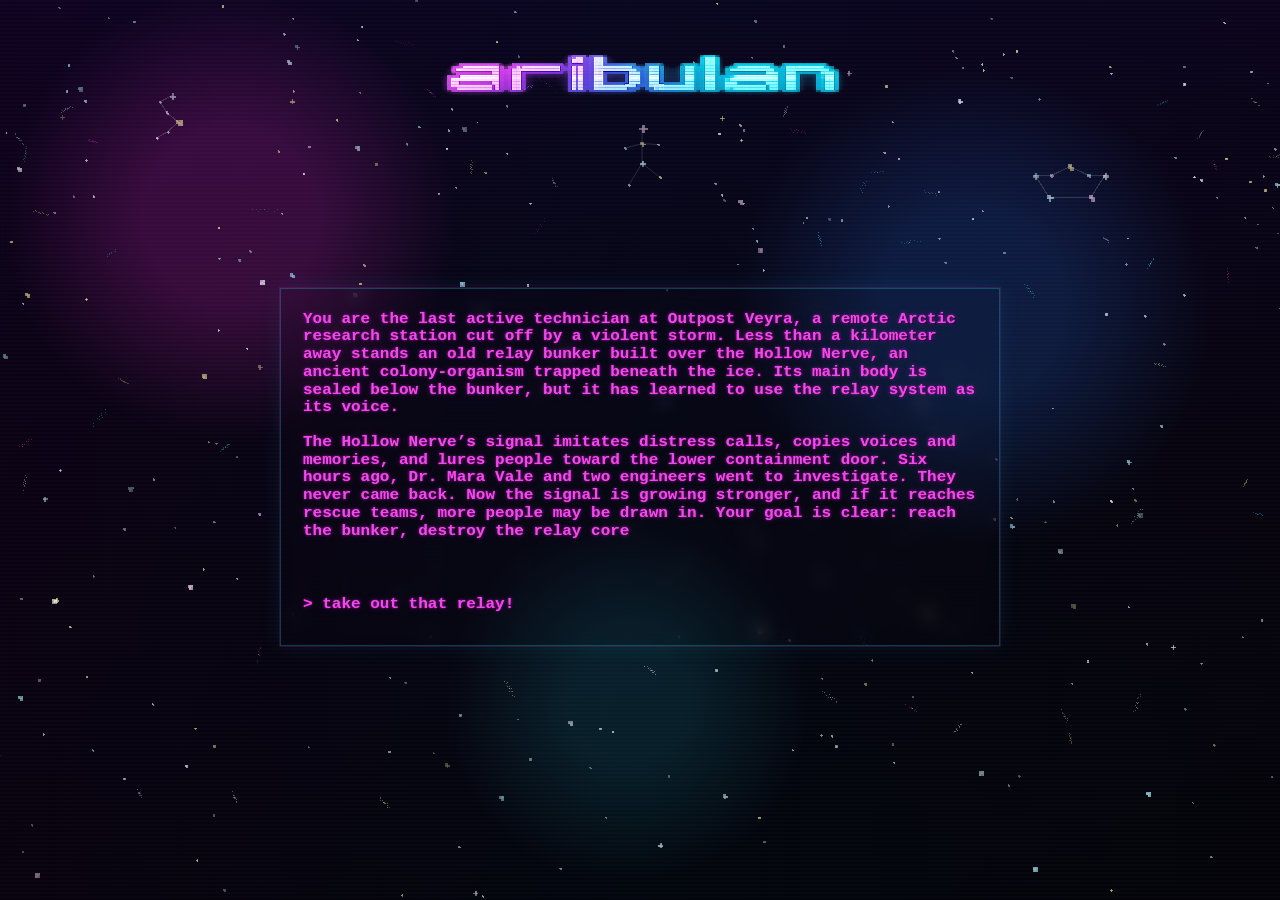
<file: index.html>
<!DOCTYPE html>
<html lang="en">
<head>
<meta charset="utf-8">
<meta name="viewport" content="width=device-width, initial-scale=1">
<title>aribulan</title>
<style>
:root {
    --space: #03000d;
    --white: #f8fbff;
    --cyan: #28eaff;
    --blue: #247cff;
    --magenta: #ff2bd6;
    --amber: #ffe66d;
}

* {
    box-sizing: border-box;
}

html,
body {
    margin: 0;
    width: 100%;
    min-height: 100%;
    background: var(--space);
    color: var(--white);
}

body {
    min-height: 100vh;
    overflow-x: hidden;
    font-family: "Courier New", Courier, monospace;
    image-rendering: pixelated;
}

.arcade-template {
    position: relative;
    isolation: isolate;
    min-height: 100vh;
    display: flex;
    flex-direction: column;
    align-items: center;
    padding: 0 clamp(18px, 5vw, 72px) clamp(34px, 7vw, 84px);
    background:
        radial-gradient(circle at 18% 24%, rgba(255, 43, 214, 0.18) 0 7%, transparent 18%),
        radial-gradient(circle at 76% 34%, rgba(36, 124, 255, 0.18) 0 8%, transparent 21%),
        radial-gradient(circle at 49% 78%, rgba(40, 234, 255, 0.11) 0 6%, transparent 19%),
        linear-gradient(180deg, #07001a 0%, #03000d 48%, #000007 100%);
}

.arcade-template::before,
.arcade-template::after {
    content: "";
    position: fixed;
    inset: 0;
    pointer-events: none;
}

.arcade-template::before {
    z-index: -3;
    background:
        linear-gradient(rgba(255, 255, 255, 0.028) 50%, transparent 50%) 0 0 / 100% 4px,
        linear-gradient(90deg, rgba(255, 43, 214, 0.055), rgba(40, 234, 255, 0.045), rgba(255, 230, 109, 0.025));
    mix-blend-mode: screen;
    opacity: 0.52;
}

.arcade-template::after {
    z-index: -2;
    background:
        linear-gradient(90deg, transparent 0 2px, rgba(40, 234, 255, 0.05) 2px 3px, transparent 3px 64px),
        linear-gradient(0deg, transparent 0 2px, rgba(255, 43, 214, 0.045) 2px 3px, transparent 3px 64px);
    opacity: 0.3;
    mask-image: radial-gradient(circle at center, transparent 0 22%, black 62%, black 100%);
}

.page-header {
    position: relative;
    width: 100%;
    min-height: clamp(238px, 30vh, 300px);
    flex: 0 0 auto;
}

.space-art {
    position: fixed;
    inset: 0;
    z-index: -1;
    width: 100%;
    height: 100%;
    display: block;
}

.s-star-art {
    position: absolute;
    top: clamp(22px, 4vh, 38px);
    left: clamp(14px, 3.5vw, 42px);
    z-index: 1;
    width: clamp(140px, 14vw, 170px);
    height: clamp(140px, 14vw, 170px);
    display: block;
    color: var(--white);
    text-decoration: none;
    cursor: pointer;
    transition: filter 140ms steps(2);
}

.man-star-art {
    position: absolute;
    top: clamp(74px, 8vh, 100px);
    left: calc(50% - 58px);
    z-index: 1;
    width: clamp(108px, 11vw, 150px);
    height: clamp(156px, 16vw, 210px);
    display: block;
    transform: translateX(-8%);
    pointer-events: auto;
    transition: filter 140ms steps(2);
}

.invader-star-art {
    position: absolute;
    right: clamp(20px, 5vw, 70px);
    bottom: clamp(12px, 4vh, 40px);
    z-index: 1;
    width: clamp(128px, 13vw, 164px);
    height: clamp(96px, 10vw, 122px);
    display: block;
    color: var(--white);
    text-decoration: none;
    transition: filter 140ms steps(2);
}

.constellation-hitbox {
    fill: #ffffff;
    opacity: 0.001;
    pointer-events: all;
}

.s-star-art:hover,
.s-star-art:focus-visible,
.man-star-art:hover,
.man-star-art.is-hovered,
.invader-star-art:hover,
.invader-star-art:focus-visible,
.constellation-glow {
    outline: none;
    filter:
        drop-shadow(0 0 1px rgba(255, 255, 255, 0.48))
            drop-shadow(0 0 4px rgba(255, 255, 255, 0.22));
}

.s-star-art:hover .star-pixel,
.s-star-art:focus-visible .star-pixel,
.man-star-art:hover .star-pixel,
.man-star-art.is-hovered .star-pixel,
.invader-star-art:hover .star-pixel,
.invader-star-art:focus-visible .star-pixel,
.constellation-glow .star-pixel {
    opacity: 0.96;
}

.s-star-art:hover .s-constellation-line,
.s-star-art:focus-visible .s-constellation-line,
.man-star-art:hover .man-constellation-line,
.man-star-art.is-hovered .man-constellation-line,
.invader-star-art:hover .invader-constellation-line,
.invader-star-art:focus-visible .invader-constellation-line,
.constellation-glow .s-constellation-line,
.constellation-glow .man-constellation-line,
.constellation-glow .invader-constellation-line {
    stroke: rgba(248, 251, 255, 0.34);
}

.galaxy-pixel,
.star-pixel {
    shape-rendering: crispEdges;
}

.s-constellation-line {
    fill: none;
    stroke: rgba(248, 251, 255, 0.16);
    stroke-width: 1;
    stroke-linecap: square;
    stroke-linejoin: bevel;
    shape-rendering: crispEdges;
}

.man-constellation-line {
    fill: none;
    stroke: rgba(248, 251, 255, 0.16);
    stroke-width: 1;
    stroke-linecap: square;
    stroke-linejoin: bevel;
    shape-rendering: crispEdges;
}

.invader-constellation-line {
    fill: none;
    stroke: rgba(248, 251, 255, 0.16);
    stroke-width: 1;
    stroke-linecap: square;
    stroke-linejoin: bevel;
    shape-rendering: crispEdges;
}

.constellation-glow {
    animation: constellation-pulse 500ms steps(2, end);
}

@keyframes constellation-pulse {
    0%,
    100% {
        filter:
            drop-shadow(0 0 1px rgba(255, 255, 255, 0.48))
            drop-shadow(0 0 4px rgba(255, 255, 255, 0.22));
    }
}

.logo-banner {
    position: absolute;
    top: clamp(-42px, -3vh, -18px);
    left: 50%;
    z-index: 1;
    width: min(45vw, 720px);
    max-height: 24vh;
    display: block;
    transform: translateX(-50%);
    color: var(--white);
    text-decoration: none;
    transition: filter 140ms steps(2);
}

.logo-banner:hover,
.logo-banner:focus-visible {
    outline: none;
    filter:
        drop-shadow(0 0 1px rgba(255, 255, 255, 0.48))
        drop-shadow(0 0 4px rgba(255, 255, 255, 0.22));
}

.logo-banner img {
    display: block;
    width: 100%;
    max-height: 24vh;
    pointer-events: none;
}

.story-game {
    position: relative;
    z-index: 2;
    width: min(720px, 92vw);
    margin: 0 auto;
    padding: clamp(8px, 1.8vw, 18px) 0 0;
    overflow: visible;
}

.story-shell {
    position: relative;
    padding: clamp(14px, 2.4vw, 22px);
    border: 1px solid rgba(40, 234, 255, 0.24);
    background: transparent;
    backdrop-filter: blur(8px);
    -webkit-backdrop-filter: blur(8px);
    box-shadow:
        0 0 0 1px rgba(255, 43, 214, 0.14),
        0 0 22px rgba(40, 234, 255, 0.08);
}

.story-log {
    display: grid;
    gap: 14px;
}

.story-message,
.story-prompt,
.story-ending-title,
.story-ending-type,
.story-ending-summary,
.story-response,
.story-option,
.story-continue,
.story-restart {
    margin: 0;
    font-family: "Lucida Console", Monaco, "Courier New", monospace;
    font-size: 1rem;
    font-weight: 700;
    line-height: 1.28;
    letter-spacing: 0;
    white-space: pre-wrap;
    image-rendering: pixelated;
    -webkit-font-smoothing: none;
    font-smooth: never;
    transform: scaleY(0.86);
    transform-origin: left top;
    filter: contrast(1.24) saturate(0.86);
}

.story-message,
.story-prompt,
.story-option,
.story-continue,
.story-restart {
    color: #ff4ff2;
    text-shadow:
        1px 0 0 rgba(93, 21, 96, 0.96),
        0 1px 0 rgba(93, 21, 96, 0.86),
        1px 1px 0 rgba(36, 8, 48, 0.9),
        0 0 3px rgba(255, 79, 242, 0.62),
        0 0 9px rgba(255, 43, 214, 0.22);
}

.story-prompt {
    color: var(--amber);
}

.story-ending {
    display: grid;
    justify-items: center;
    gap: 12px;
}

.story-ending[hidden] {
    display: none;
}

.story-ending-title,
.story-ending-type {
    color: var(--amber);
    text-align: center;
}

.story-ending-title {
    font-size: 1.08rem;
}

.story-ending-type {
    font-size: 0.78rem;
    font-style: italic;
}

.story-ending-summary {
    max-width: 36rem;
    color: #ff4ff2;
    text-align: center;
    text-shadow:
        1px 0 0 rgba(93, 21, 96, 0.96),
        0 1px 0 rgba(93, 21, 96, 0.86),
        1px 1px 0 rgba(36, 8, 48, 0.9),
        0 0 3px rgba(255, 79, 242, 0.62),
        0 0 9px rgba(255, 43, 214, 0.22);
}

.story-ending-art {
    display: block;
    width: min(240px, calc(100vw - 92px));
    height: auto;
    border: 1px solid #38f4ff;
    background: #080414;
    box-shadow:
        0 0 0 2px rgba(0, 0, 0, 0.36),
        0 0 16px rgba(56, 244, 255, 0.24);
    image-rendering: pixelated;
}

.story-ending.is-good .story-ending-summary {
    color: #38f4ff;
    text-shadow:
        1px 0 0 rgba(12, 82, 105, 0.95),
        0 1px 0 rgba(12, 82, 105, 0.85),
        1px 1px 0 rgba(4, 31, 48, 0.92),
        0 0 3px rgba(56, 244, 255, 0.62),
        0 0 9px rgba(40, 234, 255, 0.24);
}

.story-ending.is-good .story-ending-type {
    color: #38f4ff;
}

.story-ending.is-bad .story-ending-type {
    color: #ff4ff2;
}

.story-response {
    justify-self: end;
    max-width: min(90%, 560px);
    color: #38f4ff;
    text-align: right;
    text-shadow:
        1px 0 0 rgba(12, 82, 105, 0.95),
        0 1px 0 rgba(12, 82, 105, 0.85),
        1px 1px 0 rgba(4, 31, 48, 0.92),
        0 0 3px rgba(56, 244, 255, 0.62),
        0 0 9px rgba(40, 234, 255, 0.24);
}

.story-message[hidden],
.story-prompt[hidden],
.story-ending-title[hidden],
.story-ending-type[hidden],
.story-ending-summary[hidden],
.story-response[hidden],
.story-continue[hidden],
.story-restart[hidden] {
    display: none;
}

.story-options {
    display: grid;
    grid-template-columns: repeat(2, minmax(0, 1fr));
    align-items: start;
    justify-items: stretch;
    gap: 8px 18px;
    opacity: 0;
    transform: translateY(8px);
    pointer-events: none;
    transition:
        opacity 700ms steps(7, end),
        transform 700ms steps(7, end);
}

.story-options.is-visible {
    opacity: 1;
    transform: translateY(0);
    pointer-events: auto;
}

.story-options.is-hidden {
    display: none;
}

.story-option,
.story-continue,
.story-restart {
    appearance: none;
    border: 0;
    padding: 0;
    min-height: 2rem;
    background: transparent;
    cursor: pointer;
    text-align: left;
}

.story-restart {
    justify-self: start;
    color: var(--amber);
}

.story-continue {
    justify-self: end;
    color: var(--amber);
}

.story-option::before,
.story-continue::before,
.story-restart::before {
    content: "> ";
}

.story-option:hover,
.story-option:focus-visible,
.story-continue:hover,
.story-continue:focus-visible,
.story-restart:hover,
.story-restart:focus-visible {
    color: #ffd8fb;
    outline: none;
}

.story-continue {
    animation: story-continue-blink 1s steps(1, end) infinite;
}

.story-option[disabled] {
    cursor: default;
    opacity: 0.42;
}

.story-cursor {
    display: inline-block;
    width: 0.56em;
    height: 0.92em;
    margin-left: 0.14em;
    transform: translateY(0.12em);
    background: currentColor;
    box-shadow:
        1px 0 0 rgba(38, 83, 32, 0.8),
        0 0 6px currentColor;
    animation: story-cursor-blink 1s steps(1, end) infinite;
}

.story-response .story-cursor {
    box-shadow:
        1px 0 0 rgba(13, 47, 83, 0.9),
        0 0 6px currentColor;
}

@keyframes story-cursor-blink {
    0%,
    49% {
        opacity: 1;
    }

    50%,
    100% {
        opacity: 0;
    }
}

@keyframes story-continue-blink {
    0%,
    49% {
        opacity: 1;
    }

    50%,
    100% {
        opacity: 0.28;
    }
}

@media (max-width: 680px) {
    .arcade-template {
        padding: 0 14px 28px;
    }

    .arcade-template::after {
        background-size: 44px 44px;
        opacity: 0.22;
    }

    .page-header {
        min-height: 232px;
    }

    .logo-banner {
        top: -42px;
        width: min(72vw, 420px);
    }

    .invader-star-art {
        right: 14px;
        bottom: 20px;
        width: 118px;
        height: 88px;
    }

    .story-game {
        width: min(620px, 94vw);
        padding-top: 10px;
    }

    .story-shell {
        padding: 14px 12px;
    }

    .story-options {
        grid-template-columns: 1fr;
        gap: 7px;
    }

    .story-message,
    .story-response,
    .story-option,
    .story-continue,
    .story-restart {
        font-size: 0.92rem;
    }
}
</style>
</head>
<body>
    <main class="arcade-template" aria-label="Aribulan home">
        <svg class="space-art" viewBox="0 0 1920 1080" preserveAspectRatio="xMidYMid slice" aria-hidden="true">
            <g id="galaxies"></g>
            <g id="stars"></g>
        </svg>

        <header class="page-header" aria-label="Page header">
            <a class="s-star-art" href="snake.html" aria-label="Open snake game" title="Snake game">
                <svg viewBox="0 0 160 160" preserveAspectRatio="xMidYMid meet" aria-hidden="true">
                    <g id="s-stars"></g>
                </svg>
            </a>
            <a class="logo-banner" href="index.html" aria-label="Back home" title="Back home">
                <img src="assets/aribulan-logo-banner.png" alt="aribulan">
            </a>
            <svg class="man-star-art" viewBox="0 0 150 210" preserveAspectRatio="xMidYMid meet" aria-hidden="true">
                <rect class="constellation-hitbox" width="150" height="210"></rect>
                <g id="man-stars"></g>
            </svg>
            <a class="invader-star-art" href="invaders.html" aria-label="Open invaders game" title="Invaders game">
                <svg viewBox="0 0 150 112" preserveAspectRatio="xMidYMid meet" aria-hidden="true">
                    <rect class="constellation-hitbox" width="150" height="112"></rect>
                    <g id="invader-stars"></g>
                </svg>
            </a>
        </header>

        <section class="story-game" aria-label="Story game">
            <div class="story-shell">
                <div class="story-log" id="storyLog">
                    <p class="story-message" id="storyMessage" hidden></p>
                    <p class="story-prompt" id="storyPrompt" hidden></p>
                    <div class="story-ending" id="storyEnding" hidden>
                        <p class="story-ending-title" id="storyEndingTitle"></p>
                        <p class="story-ending-type" id="storyEndingType"></p>
                        <canvas class="story-ending-art" id="storyEndingArt" width="240" height="160" aria-hidden="true"></canvas>
                        <p class="story-ending-summary" id="storyEndingSummary"></p>
                    </div>
                    <p class="story-response" id="storyResponse" hidden></p>
                    <button class="story-continue" id="storyContinue" type="button" hidden>Continue</button>
                    <div class="story-options" id="storyOptions" aria-label="Answer choices"></div>
                    <button class="story-restart" id="storyRestart" type="button" hidden>Restart</button>
                </div>
            </div>
        </section>
    </main>

<script src="assets/crash-story.js"></script>
<script>
(() => {
    const svgNS = "http://www.w3.org/2000/svg";
    const stars = document.getElementById("stars");
    const galaxies = document.getElementById("galaxies");
    const sStars = document.getElementById("s-stars");
    const manStars = document.getElementById("man-stars");
    const invaderStars = document.getElementById("invader-stars");
    const manConstellation = document.querySelector(".man-star-art");
    const storyMessage = document.getElementById("storyMessage");
    const storyPrompt = document.getElementById("storyPrompt");
    const storyEnding = document.getElementById("storyEnding");
    const storyEndingTitle = document.getElementById("storyEndingTitle");
    const storyEndingType = document.getElementById("storyEndingType");
    const storyEndingArt = document.getElementById("storyEndingArt");
    const storyEndingSummary = document.getElementById("storyEndingSummary");
    const storyResponse = document.getElementById("storyResponse");
    const storyContinue = document.getElementById("storyContinue");
    const storyOptions = document.getElementById("storyOptions");
    const storyRestart = document.getElementById("storyRestart");
    const storyDatabase = window.crashStory;
    window.storyDatabase = storyDatabase;
    let seed = 1994;
    const rand = () => {
        seed = (seed * 1664525 + 1013904223) >>> 0;
        return seed / 4294967296;
    };

    const pixel = (parent, x, y, size, fill, opacity = 1, className = "star-pixel") => {
        const rect = document.createElementNS(svgNS, "rect");
        rect.setAttribute("x", Math.round(x));
        rect.setAttribute("y", Math.round(y));
        rect.setAttribute("width", size);
        rect.setAttribute("height", size);
        rect.setAttribute("fill", fill);
        rect.setAttribute("opacity", opacity);
        rect.setAttribute("class", className);
        parent.appendChild(rect);
        return rect;
    };

    const starShape = [
        [0, -1], [-1, 0], [0, 0], [1, 0], [0, 1],
        [-1, -1], [1, 1], [1, -1], [-1, 1]
    ];

    const drawStar = (parent, x, y, pixels, size, color, opacity) => {
        starShape.slice(0, pixels).forEach(([dx, dy], index) => {
            const tone = index === 2 ? 1 : 0.72 + rand() * 0.22;
            pixel(parent, x + dx * size, y + dy * size, size, color, opacity * tone);
        });
    };

    const palette = ["#f8fbff", "#d8fbff", "#ffd8fb", "#fff0a6", "#aeefff"];

    for (let i = 0; i < 360; i += 1) {
        const x = rand() * 1920;
        const y = rand() * 1080;
        const size = rand() > 0.84 ? 2 : 1;
        const pixels = 5 + Math.floor(rand() * 5);
        const color = palette[Math.floor(rand() * palette.length)];
        const opacity = 0.34 + rand() * 0.48;
        drawStar(stars, x, y, pixels, size, color, opacity);
    }

    for (let i = 0; i < 96; i += 1) {
        const x = 70 + rand() * 1780;
        const y = 54 + rand() * 280;
        const size = rand() > 0.9 ? 2 : 1;
        const pixels = 5 + Math.floor(rand() * 5);
        const color = palette[Math.floor(rand() * palette.length)];
        drawStar(stars, x, y, pixels, size, color, 0.48 + rand() * 0.34);
    }

    const galaxyColors = ["#ff2bd6", "#28eaff", "#ffe66d", "#d8fbff"];
    const galaxyShape = [
        [-9, 0], [-7, -1], [-6, 0], [-4, 1], [-3, 0],
        [-2, -1], [0, 0], [2, 1], [3, 0], [4, -1],
        [6, 0], [7, 1], [9, 0], [-1, 1], [1, -1]
    ];

    const galaxyScales = [0.72, 0.86, 1, 1.18, 1.34];

    const drawGalaxy = (x, y, color, opacity, angle, scale) => {
        const cos = Math.cos(angle);
        const sin = Math.sin(angle);
        galaxyShape.forEach(([dx, dy], index) => {
            const scaledX = dx * scale;
            const scaledY = dy * scale;
            const rotatedX = Math.round(scaledX * cos - scaledY * sin);
            const rotatedY = Math.round(scaledX * sin + scaledY * cos);
            const fill = index === 6 ? "#f8fbff" : color;
            const tone = index === 6 ? 1 : 0.48 + rand() * 0.36;
            pixel(galaxies, x + rotatedX, y + rotatedY, 1, fill, opacity * tone, "galaxy-pixel");
        });
    };

    for (let i = 0; i < 60; i += 1) {
        const x = 90 + rand() * 1740;
        const y = 80 + rand() * 920;
        const color = galaxyColors[Math.floor(rand() * galaxyColors.length)];
        const angle = rand() * Math.PI;
        const scale = galaxyScales[Math.floor(rand() * galaxyScales.length)];
        drawGalaxy(x, y, color, 0.34 + rand() * 0.26, angle, scale);
    }

    for (let i = 0; i < 12; i += 1) {
        const x = 110 + rand() * 1700;
        const y = 76 + rand() * 230;
        const color = galaxyColors[Math.floor(rand() * galaxyColors.length)];
        const angle = rand() * Math.PI;
        const scale = galaxyScales[Math.floor(rand() * galaxyScales.length)];
        drawGalaxy(x, y, color, 0.26 + rand() * 0.18, angle, scale);
    }

    for (let i = 0; i < 18; i += 1) {
        const x = 86 + rand() * 1748;
        const y = 42 + rand() * 250;
        const color = galaxyColors[Math.floor(rand() * galaxyColors.length)];
        const angle = rand() * Math.PI;
        const scale = 0.6 + rand() * 1.08;
        drawGalaxy(x, y, color, 0.22 + rand() * 0.2, angle, scale);
    }

    const sStarPoints = [
        [62, 56], [51, 62], [57, 72],
        [68, 81], [58, 90], [48, 96]
    ];

    const sLine = document.createElementNS(svgNS, "polyline");
    sLine.setAttribute("points", sStarPoints.map(([x, y]) => `${x},${y}`).join(" "));
    sLine.setAttribute("class", "s-constellation-line");
    sStars.appendChild(sLine);

    sStarPoints.forEach(([x, y], index) => {
        drawStar(sStars, x, y, 5 + (index % 4), index === 0 || index === 3 ? 2 : 1, palette[index % palette.length], 0.52 + index * 0.035);
    });

    const manStarPoints = {
        head: [76, 53],
        body: [76, 70],
        leftHand: [58, 75],
        rightHand: [93, 71],
        hip: [76, 91],
        leftFoot: [62, 114],
        rightFoot: [95, 106]
    };

    const manLines = [
        ["head", "body"], ["body", "leftHand"], ["body", "rightHand"],
        ["body", "hip"], ["hip", "leftFoot"], ["hip", "rightFoot"]
    ];

    manLines.forEach(([start, end]) => {
        const line = document.createElementNS(svgNS, "line");
        line.setAttribute("x1", manStarPoints[start][0]);
        line.setAttribute("y1", manStarPoints[start][1]);
        line.setAttribute("x2", manStarPoints[end][0]);
        line.setAttribute("y2", manStarPoints[end][1]);
        line.setAttribute("class", "man-constellation-line");
        manStars.appendChild(line);
    });

    Object.values(manStarPoints).forEach(([x, y], index) => {
        const size = index === 0 ? 3 : (index === 1 || index === 4 ? 2 : 1);
        drawStar(manStars, x, y, 5 + (index % 4), size, palette[(index + 2) % palette.length], 0.52 + index * 0.025);
    });

    const invaderStarPoints = {
        leftSide: [43, 58],
        leftEye: [58, 58],
        center: [75, 50],
        rightEye: [92, 58],
        rightSide: [107, 58],
        leftLeg: [56, 78],
        rightLeg: [94, 78]
    };

    [
        ["leftSide", "leftEye"], ["leftEye", "center"], ["center", "rightEye"], ["rightEye", "rightSide"],
        ["leftSide", "leftLeg"], ["rightSide", "rightLeg"], ["leftLeg", "rightLeg"]
    ].forEach(([start, end]) => {
        const line = document.createElementNS(svgNS, "line");
        line.setAttribute("x1", invaderStarPoints[start][0]);
        line.setAttribute("y1", invaderStarPoints[start][1]);
        line.setAttribute("x2", invaderStarPoints[end][0]);
        line.setAttribute("y2", invaderStarPoints[end][1]);
        line.setAttribute("class", "invader-constellation-line");
        invaderStars.appendChild(line);
    });

    Object.values(invaderStarPoints).forEach(([x, y], index) => {
        const size = [0, 2, 4, 5, 6].includes(index) ? 2 : 1;
        drawStar(invaderStars, x, y, 5 + (index % 4), size, palette[(index + 1) % palette.length], 0.52 + index * 0.022);
    });

    const constellationNodes = Array.from(document.querySelectorAll(".s-star-art, .man-star-art, .invader-star-art"));
    const clearBackgroundUnderConstellations = () => {
        const zones = constellationNodes.map((node) => {
            const rect = node.getBoundingClientRect();
            return {
                left: rect.left - 2,
                right: rect.right + 2,
                top: rect.top - 2,
                bottom: rect.bottom + 2
            };
        });

        document.querySelectorAll("#stars .star-pixel, #galaxies .galaxy-pixel").forEach((pixelNode) => {
            const rect = pixelNode.getBoundingClientRect();
            const overlaps = zones.some((zone) => (
                rect.left < zone.right &&
                rect.right > zone.left &&
                rect.top < zone.bottom &&
                rect.bottom > zone.top
            ));
            if (overlaps) {
                pixelNode.remove();
            }
        });
    };

    requestAnimationFrame(clearBackgroundUnderConstellations);
    window.addEventListener("resize", clearBackgroundUnderConstellations);
    const scheduleConstellationPulse = (node, firstDelay = 900 + Math.random() * 2600) => {
        window.setTimeout(() => {
            node.classList.add("constellation-glow");
            window.setTimeout(() => node.classList.remove("constellation-glow"), 520);
            scheduleConstellationPulse(node, 5500 + Math.random() * 9000);
        }, firstDelay);
    };

    constellationNodes.forEach((node) => scheduleConstellationPulse(node));

    const storyScenes = new Map(storyDatabase.scenes.map((scene) => [scene.id, scene]));
    const prefersReducedMotion = window.matchMedia("(prefers-reduced-motion: reduce)").matches;
    let pendingSceneId = "";
    let typingToken = 0;

    const sleep = (ms) => new Promise((resolve) => window.setTimeout(resolve, ms));
    const makeCursor = () => {
        const cursor = document.createElement("span");
        cursor.className = "story-cursor";
        cursor.setAttribute("aria-hidden", "true");
        return cursor;
    };

    const setOptionsVisible = (visible) => {
        storyOptions.classList.toggle("is-visible", visible);
        storyOptions.classList.toggle("is-hidden", !visible);
    };

    const typeText = async (target, text, speed = 12) => {
        const token = typingToken + 1;
        typingToken = token;
        target.hidden = false;
        target.textContent = "";
        target.textContent = text;
        if (prefersReducedMotion) {
            return;
        }
        const cursor = makeCursor();
        target.appendChild(cursor);
        await sleep(Math.max(140, speed * 12));
        if (token === typingToken) {
            cursor.remove();
        }
    };

    const endingTone = (scene) => {
        if (scene.endingType === "Good Ending") {
            return "good";
        }
        if (scene.endingType === "Neutral Ending") {
            return "neutral";
        }
        return "bad";
    };

    const endingToneLabel = (tone) => {
        if (tone === "good") {
            return "Good Ending";
        }
        if (tone === "neutral") {
            return "Neutral Ending";
        }
        return "Bad Ending";
    };

    const drawEndingArt = (artKey, tone) => {
        const ctx = storyEndingArt.getContext("2d");
        const c = {
            black: "#050512",
            ink: "#10091f",
            navy: "#142b5f",
            blue: "#1d63ff",
            cyan: "#38f4ff",
            violet: "#7b4dff",
            magenta: "#ff3bc8",
            red: "#ff3b3b",
            orange: "#ff8c2a",
            yellow: "#ffd34d",
            green: "#3ee66f",
            mint: "#95ffd6",
            white: "#fff8d8",
            gray: "#7f8aa3",
            darkGray: "#293047"
        };
        const toneColor = tone === "good" ? c.cyan : tone === "neutral" ? c.yellow : c.magenta;

        ctx.imageSmoothingEnabled = false;
        ctx.clearRect(0, 0, 240, 160);

        const rect = (x, y, w, h, color) => {
            ctx.fillStyle = color;
            ctx.fillRect(x, y, w, h);
        };
        const frame = (x, y, w, h, color) => {
            rect(x, y, w, 8, color);
            rect(x, y + h - 8, w, 8, color);
            rect(x, y, 8, h, color);
            rect(x + w - 8, y, 8, h, color);
        };
        const star = (x, y, color = c.yellow) => {
            rect(x + 4, y, 4, 12, color);
            rect(x, y + 4, 12, 4, color);
        };
        const person = (x, y, color = c.white) => {
            rect(x + 8, y, 8, 8, color);
            rect(x + 4, y + 8, 16, 20, color);
            rect(x, y + 12, 4, 16, color);
            rect(x + 20, y + 12, 4, 16, color);
            rect(x + 4, y + 28, 6, 16, color);
            rect(x + 14, y + 28, 6, 16, color);
        };
        const painting = (x, y, w, h) => {
            frame(x, y, w, h, c.yellow);
            rect(x + 8, y + 8, w - 16, h - 16, c.navy);
            rect(x + 20, y + 24, w - 48, 8, c.blue);
            rect(x + 34, y + 42, w - 56, 8, c.violet);
            rect(x + 18, y + h - 30, w - 36, 10, c.cyan);
            star(x + w - 34, y + 18);
            star(x + 24, y + 30);
        };
        const crack = (x, y) => {
            rect(x, y, 4, 18, c.white);
            rect(x + 4, y + 16, 4, 18, c.white);
            rect(x - 8, y + 34, 12, 4, c.white);
            rect(x + 8, y + 32, 4, 16, c.white);
        };
        const snowflake = (x, y, color = c.cyan) => {
            rect(x + 6, y, 4, 16, color);
            rect(x, y + 6, 16, 4, color);
            rect(x + 2, y + 2, 4, 4, color);
            rect(x + 10, y + 10, 4, 4, color);
            rect(x + 10, y + 2, 4, 4, color);
            rect(x + 2, y + 10, 4, 4, color);
        };
        const suitcase = (x, y) => {
            rect(x + 44, y, 48, 8, c.yellow);
            rect(x, y + 8, 136, 72, c.darkGray);
            rect(x + 8, y + 16, 120, 56, c.green);
            rect(x + 20, y + 26, 28, 8, c.yellow);
            rect(x + 60, y + 26, 28, 8, c.yellow);
            rect(x + 98, y + 26, 18, 8, c.yellow);
            rect(x + 20, y + 48, 28, 8, c.yellow);
            rect(x + 60, y + 48, 28, 8, c.yellow);
            rect(x + 98, y + 48, 18, 8, c.yellow);
        };
        const radio = (x, y) => {
            rect(x, y + 18, 54, 34, c.darkGray);
            rect(x + 8, y + 26, 22, 12, c.cyan);
            rect(x + 36, y + 28, 8, 8, c.yellow);
            rect(x + 42, y + 12, 6, 16, c.gray);
            rect(x + 48, y, 6, 14, c.gray);
        };
        const bunkerDoor = (x, y, open = false) => {
            rect(x, y, 92, 96, c.darkGray);
            frame(x + 8, y + 8, 76, 80, c.gray);
            rect(x + 22, y + 22, 48, 52, open ? c.black : c.navy);
            rect(x + 70, y + 44, 8, 8, c.green);
        };
        const drawBackground = () => {
            rect(0, 0, 240, 160, c.black);
            for (let y = 0; y < 160; y += 16) {
                rect(0, y, 240, 4, y % 32 === 0 ? c.ink : "#0b0820");
            }
            rect(0, 152, 240, 8, toneColor);
        };

        const scenes = {
            "loop": () => {
                rect(0, 112, 240, 40, c.navy);
                rect(0, 124, 240, 12, c.cyan);
                snowflake(18, 18);
                snowflake(194, 24, c.white);
                crack(122, 100);
                rect(80, 88, 88, 14, c.gray);
                rect(64, 102, 118, 10, c.white);
                rect(148, 80, 18, 18, c.white);
                rect(152, 84, 6, 6, c.black);
                radio(22, 86);
                rect(46, 72, 4, 8, c.cyan);
                rect(54, 68, 4, 12, c.cyan);
                bunkerDoor(152, 26, true);
            },
            "side-entrance": () => {
                rect(0, 106, 240, 46, c.white);
                snowflake(30, 18);
                snowflake(190, 18);
                rect(52, 72, 136, 52, c.darkGray);
                rect(68, 84, 104, 28, c.black);
                rect(72, 84, 12, 10, c.red);
                rect(96, 84, 12, 10, c.red);
                rect(120, 84, 12, 10, c.red);
                rect(144, 84, 12, 10, c.red);
                rect(72, 102, 12, 10, c.red);
                rect(96, 102, 12, 10, c.red);
                rect(120, 102, 12, 10, c.red);
                rect(144, 102, 12, 10, c.red);
                person(104, 98, c.white);
                rect(58, 64, 124, 8, c.gray);
                rect(84, 46, 72, 18, c.gray);
            },
            "lower-door": () => {
                rect(24, 12, 192, 132, c.darkGray);
                rect(54, 18, 132, 120, c.gray);
                rect(66, 30, 108, 96, c.navy);
                rect(82, 46, 76, 64, c.black);
                rect(94, 58, 52, 40, c.ink);
                rect(114, 30, 12, 96, c.cyan);
                rect(72, 72, 24, 18, c.green);
                rect(144, 72, 24, 18, c.green);
                person(32, 102, c.white);
                person(184, 102, c.gray);
                rect(104, 126, 32, 8, c.violet);
            },
            "whiteout-escape": () => {
                rect(0, 112, 240, 40, c.white);
                for (let x = 0; x < 240; x += 28) {
                    rect(x, 28, 22, 4, c.cyan);
                    rect(x + 10, 64, 28, 4, c.white);
                    rect(x - 8, 96, 30, 4, c.gray);
                }
                rect(26, 70, 82, 54, c.darkGray);
                rect(38, 52, 58, 18, c.gray);
                rect(48, 88, 20, 24, c.cyan);
                radio(130, 88);
                person(184, 90, c.gray);
                rect(204, 80, 8, 8, c.cyan);
            },
            "locked-inside": () => {
                rect(18, 18, 204, 126, c.ink);
                rect(36, 34, 76, 58, c.darkGray);
                rect(44, 42, 60, 42, c.navy);
                rect(60, 50, 20, 24, c.white);
                rect(66, 58, 4, 4, c.black);
                rect(78, 58, 4, 4, c.black);
                person(126, 86, c.white);
                person(154, 78, c.magenta);
                radio(38, 96);
                rect(188, 34, 16, 88, c.yellow);
                rect(176, 40, 44, 8, c.yellow);
            },
            "dark-victory": () => {
                rect(18, 18, 204, 118, c.black);
                rect(34, 34, 64, 72, c.darkGray);
                rect(46, 46, 40, 48, c.ink);
                rect(122, 58, 42, 42, c.cyan);
                crack(140, 54);
                rect(112, 98, 70, 10, c.gray);
                person(74, 100, c.white);
                rect(0, 124, 240, 28, c.navy);
                snowflake(188, 24, c.white);
                star(206, 32, c.yellow);
            },
            "controlled-burn": () => {
                rect(14, 16, 212, 122, c.darkGray);
                rect(34, 34, 54, 72, c.gray);
                rect(44, 44, 34, 40, c.green);
                rect(112, 30, 74, 76, c.ink);
                rect(126, 50, 14, 48, c.red);
                rect(144, 42, 18, 58, c.orange);
                rect(164, 58, 12, 38, c.yellow);
                rect(42, 112, 154, 8, c.red);
                person(188, 94, c.white);
                bunkerDoor(16, 44, false);
            },
            "almost-human": () => {
                rect(0, 112, 240, 40, c.navy);
                rect(48, 28, 144, 86, c.darkGray);
                rect(78, 46, 84, 48, c.white);
                rect(78, 46, 28, 48, c.gray);
                rect(106, 46, 28, 48, c.cyan);
                rect(134, 46, 28, 48, c.magenta);
                rect(88, 60, 8, 8, c.black);
                rect(116, 60, 8, 8, c.black);
                rect(144, 60, 8, 8, c.black);
                rect(96, 94, 48, 10, c.red);
                person(26, 92, c.white);
                rect(174, 82, 36, 42, c.black);
                snowflake(202, 24, c.white);
            },
            "hard-choice": () => {
                rect(16, 18, 208, 124, c.darkGray);
                rect(36, 34, 72, 90, c.gray);
                rect(50, 48, 44, 62, c.black);
                rect(96, 68, 8, 8, c.green);
                rect(58, 76, 28, 18, c.red);
                rect(132, 36, 64, 74, c.ink);
                rect(142, 52, 14, 50, c.orange);
                rect(162, 44, 18, 58, c.yellow);
                person(110, 102, c.white);
                rect(0, 126, 240, 26, c.cyan);
                rect(0, 120, 240, 6, c.yellow);
            },
            "splintered-blue": () => {
                painting(44, 16, 152, 104);
                crack(118, 28);
                rect(76, 116, 28, 8, c.yellow);
                rect(108, 124, 24, 8, c.cyan);
                rect(138, 120, 36, 8, c.blue);
                person(12, 92, c.gray);
            },
            "shaft": () => {
                rect(28, 0, 20, 152, c.darkGray);
                rect(192, 0, 20, 152, c.darkGray);
                rect(48, 24, 76, 8, c.gray);
                rect(116, 52, 76, 8, c.gray);
                rect(48, 86, 76, 8, c.gray);
                rect(116, 122, 76, 8, c.gray);
                person(106, 68, c.white);
                rect(94, 126, 52, 18, c.yellow);
                painting(98, 128, 44, 24);
            },
            "pressed": () => {
                rect(16, 8, 208, 34, c.gray);
                rect(16, 118, 208, 34, c.gray);
                rect(32, 42, 176, 16, c.darkGray);
                painting(54, 64, 132, 42);
                rect(70, 104, 100, 8, c.red);
                rect(84, 90, 72, 8, c.white);
            },
            "glass-rain": () => {
                for (let x = 0; x < 240; x += 24) {
                    rect(x, 12, 16, 4, c.cyan);
                    rect(x + 8, 20, 4, 16, c.cyan);
                    rect(x + 4, 42, 20, 4, c.cyan);
                }
                person(96, 82, c.white);
                rect(72, 122, 96, 22, c.yellow);
                painting(80, 124, 80, 28);
            },
            "meat-hook": () => {
                rect(20, 80, 184, 54, c.darkGray);
                rect(36, 60, 92, 22, c.darkGray);
                rect(48, 68, 34, 10, c.cyan);
                rect(140, 68, 42, 10, c.cyan);
                rect(44, 132, 24, 16, c.gray);
                rect(156, 132, 24, 16, c.gray);
                rect(124, 0, 8, 58, c.gray);
                rect(124, 52, 34, 8, c.gray);
                rect(150, 58, 8, 30, c.gray);
                rect(130, 82, 28, 8, c.red);
                person(118, 92, c.white);
            },
            "caller": () => {
                rect(28, 30, 66, 86, c.gray);
                rect(40, 42, 42, 26, c.cyan);
                rect(44, 82, 8, 8, c.white);
                rect(60, 82, 8, 8, c.white);
                rect(76, 82, 8, 8, c.white);
                rect(44, 98, 8, 8, c.white);
                rect(60, 98, 8, 8, c.white);
                rect(76, 98, 8, 8, c.white);
                rect(140, 72, 76, 32, c.darkGray);
                rect(132, 104, 92, 18, c.darkGray);
                rect(146, 94, 22, 16, c.yellow);
                rect(190, 94, 22, 16, c.yellow);
                rect(0, 128, 240, 8, c.gray);
            },
            "backroom": () => {
                rect(20, 16, 200, 128, c.ink);
                rect(34, 30, 70, 92, c.darkGray);
                rect(44, 42, 50, 70, c.red);
                rect(128, 76, 44, 42, c.gray);
                rect(118, 116, 64, 8, c.gray);
                rect(138, 42, 52, 10, c.white);
                rect(150, 34, 8, 26, c.white);
                rect(166, 34, 8, 26, c.white);
                rect(190, 104, 20, 8, c.red);
            },
            "saints-knife": () => {
                rect(26, 20, 78, 116, c.darkGray);
                rect(42, 34, 46, 88, c.violet);
                rect(60, 20, 10, 116, c.yellow);
                rect(42, 74, 46, 8, c.yellow);
                rect(106, 116, 78, 10, c.red);
                rect(138, 20, 18, 92, c.white);
                rect(128, 88, 38, 14, c.white);
                rect(156, 108, 38, 10, c.gray);
                person(76, 104, c.gray);
            },
            "blue-frost": () => {
                snowflake(22, 18);
                snowflake(190, 26);
                rect(34, 70, 172, 54, c.darkGray);
                rect(46, 82, 148, 30, c.cyan);
                painting(76, 86, 88, 28);
                person(102, 110, c.white);
                snowflake(62, 124, c.white);
                snowflake(168, 116, c.white);
            },
            "inert-gas": () => {
                rect(18, 14, 204, 128, c.darkGray);
                rect(36, 28, 36, 12, c.gray);
                rect(102, 28, 36, 12, c.gray);
                rect(168, 28, 36, 12, c.gray);
                rect(28, 58, 54, 22, c.mint);
                rect(72, 74, 66, 24, c.mint);
                rect(134, 60, 74, 24, c.mint);
                person(104, 100, c.white);
                rect(92, 132, 80, 8, c.red);
            },
            "aquarium": () => {
                rect(14, 16, 212, 108, c.blue);
                frame(14, 16, 212, 108, c.cyan);
                rect(34, 88, 172, 8, c.cyan);
                rect(50, 100, 42, 8, c.cyan);
                rect(112, 100, 64, 8, c.cyan);
                crack(130, 28);
                rect(54, 44, 16, 24, c.mint);
                rect(50, 64, 24, 8, c.mint);
                rect(176, 42, 18, 18, c.yellow);
                person(100, 110, c.white);
            },
            "last-possession": () => {
                painting(76, 30, 88, 72);
                person(18, 86, c.gray);
                person(188, 86, c.gray);
                person(106, 108, c.white);
                rect(48, 92, 38, 8, c.red);
                rect(154, 92, 38, 8, c.red);
                rect(104, 104, 32, 8, c.red);
                rect(88, 126, 64, 10, c.magenta);
            },
            "collector": () => {
                rect(0, 118, 240, 34, c.darkGray);
                rect(18, 84, 80, 44, c.navy);
                rect(72, 54, 88, 74, c.navy);
                rect(140, 72, 82, 56, c.navy);
                rect(78, 72, 84, 72, c.gray);
                rect(92, 86, 56, 44, c.black);
                painting(102, 92, 36, 28);
                rect(170, 106, 38, 10, c.yellow);
            },
            "syndicate": () => {
                rect(18, 44, 204, 14, c.gray);
                rect(88, 26, 64, 36, c.gray);
                rect(112, 12, 16, 76, c.gray);
                rect(36, 34, 42, 8, c.gray);
                rect(162, 34, 42, 8, c.gray);
                suitcase(52, 88);
                rect(168, 102, 34, 26, c.blue);
                rect(174, 108, 22, 4, c.white);
            },
            "returned": () => {
                rect(30, 48, 180, 88, c.gray);
                rect(18, 40, 204, 12, c.white);
                rect(40, 28, 160, 12, c.white);
                rect(70, 16, 100, 12, c.white);
                rect(46, 64, 18, 72, c.white);
                rect(88, 64, 18, 72, c.white);
                rect(134, 64, 18, 72, c.white);
                rect(176, 64, 18, 72, c.white);
                painting(96, 78, 48, 36);
                rect(0, 136, 240, 16, c.darkGray);
            }
        };

        drawBackground();
        (scenes[artKey] || scenes["last-possession"])();
    };

    const renderEnding = async (scene) => {
        const endingText = [
            scene.text,
            scene.question,
            scene.endingQuestion,
            scene.prompt,
            scene.endingSummary
        ].filter((entry, index, entries) => entry && entries.indexOf(entry) === index).join("\n\n");
        const tone = endingTone(scene);
        storyMessage.hidden = true;
        storyMessage.textContent = "";
        storyEnding.className = `story-ending is-${tone}`;
        storyEnding.hidden = false;
        storyEndingTitle.textContent = scene.title;
        storyEndingType.textContent = endingToneLabel(tone);
        drawEndingArt(scene.endingArt, tone);
        await typeText(storyEndingSummary, endingText, 10);
        storyRestart.hidden = false;
    };

    const clearStoryStage = () => {
        setOptionsVisible(false);
        storyOptions.textContent = "";
        storyPrompt.hidden = true;
        storyPrompt.textContent = "";
        storyEnding.hidden = true;
        storyEnding.className = "story-ending";
        storyEndingTitle.textContent = "";
        storyEndingType.textContent = "";
        storyEndingArt.textContent = "";
        storyEndingSummary.hidden = true;
        storyEndingSummary.textContent = "";
        storyResponse.hidden = true;
        storyResponse.textContent = "";
        storyContinue.hidden = true;
        storyRestart.hidden = true;
    };

    const showAnswers = (scene) => {
        storyOptions.textContent = "";
        scene.options.forEach((answer) => {
            const button = document.createElement("button");
            button.className = "story-option";
            button.type = "button";
            button.dataset.nextId = answer.nextId;
            button.textContent = answer.label;
            button.addEventListener("click", () => {
                if (answer.directNext) {
                    renderScene(answer.nextId);
                    return;
                }

                selectAnswer(answer);
            });
            storyOptions.appendChild(button);
        });
        storyOptions.classList.remove("is-hidden");
        storyOptions.classList.add("is-visible");
    };

    const renderScene = async (sceneId) => {
        const scene = storyScenes.get(sceneId);
        if (!scene) {
            storyMessage.hidden = false;
            storyMessage.textContent = "The story path vanished in the static.";
            return;
        }

        clearStoryStage();
        if (scene.kind === "ending") {
            await renderEnding(scene);
            return;
        }

        await typeText(storyMessage, scene.text, 12);
        await sleep(180);
        if (scene.prompt) {
            storyPrompt.textContent = scene.prompt;
            storyPrompt.hidden = false;
        }
        showAnswers(scene);
    };

    const selectAnswer = async (answer) => {
        Array.from(storyOptions.querySelectorAll("button")).forEach((button) => {
            button.disabled = true;
        });
        storyOptions.classList.remove("is-visible");
        await sleep(720);
        storyOptions.textContent = "";
        storyOptions.classList.add("is-hidden");

        storyResponse.hidden = false;
        await typeText(storyResponse, answer.response, 9);
        pendingSceneId = answer.nextId;
        storyContinue.hidden = false;
    };

    const startStory = async () => {
        await renderScene(storyDatabase.start);
    };

    storyRestart.addEventListener("click", () => {
        startStory();
    });

    storyContinue.addEventListener("click", async () => {
        if (!pendingSceneId) {
            return;
        }

        const nextSceneId = pendingSceneId;
        pendingSceneId = "";
        storyMessage.textContent = "";
        storyMessage.hidden = true;
        storyPrompt.textContent = "";
        storyPrompt.hidden = true;
        storyResponse.textContent = "";
        storyResponse.hidden = true;
        storyContinue.hidden = true;
        await renderScene(nextSceneId);
    });

    startStory();

    manConstellation.addEventListener("mouseenter", () => {
        manConstellation.classList.add("is-hovered");
    });

    manConstellation.addEventListener("mouseleave", () => {
        manConstellation.classList.remove("is-hovered");
    });
})();
</script>
</body>
</html>
</file>
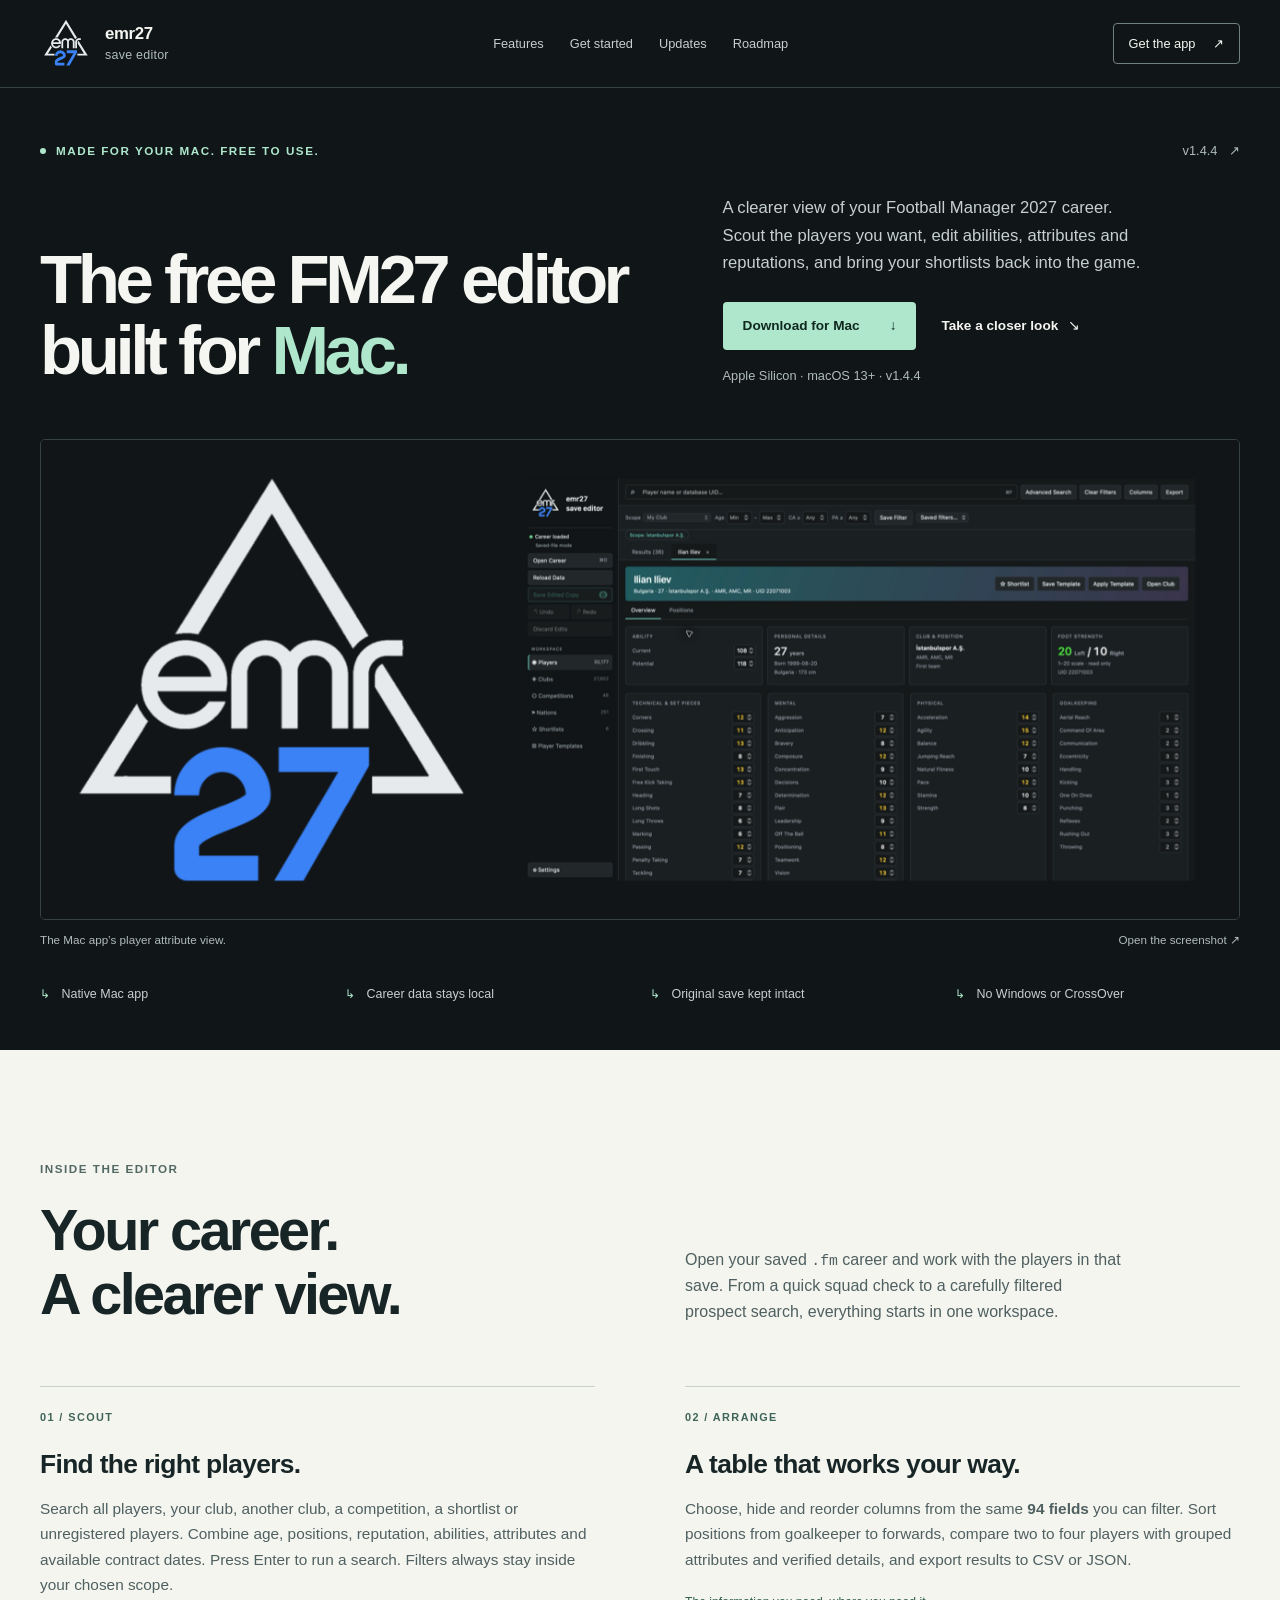
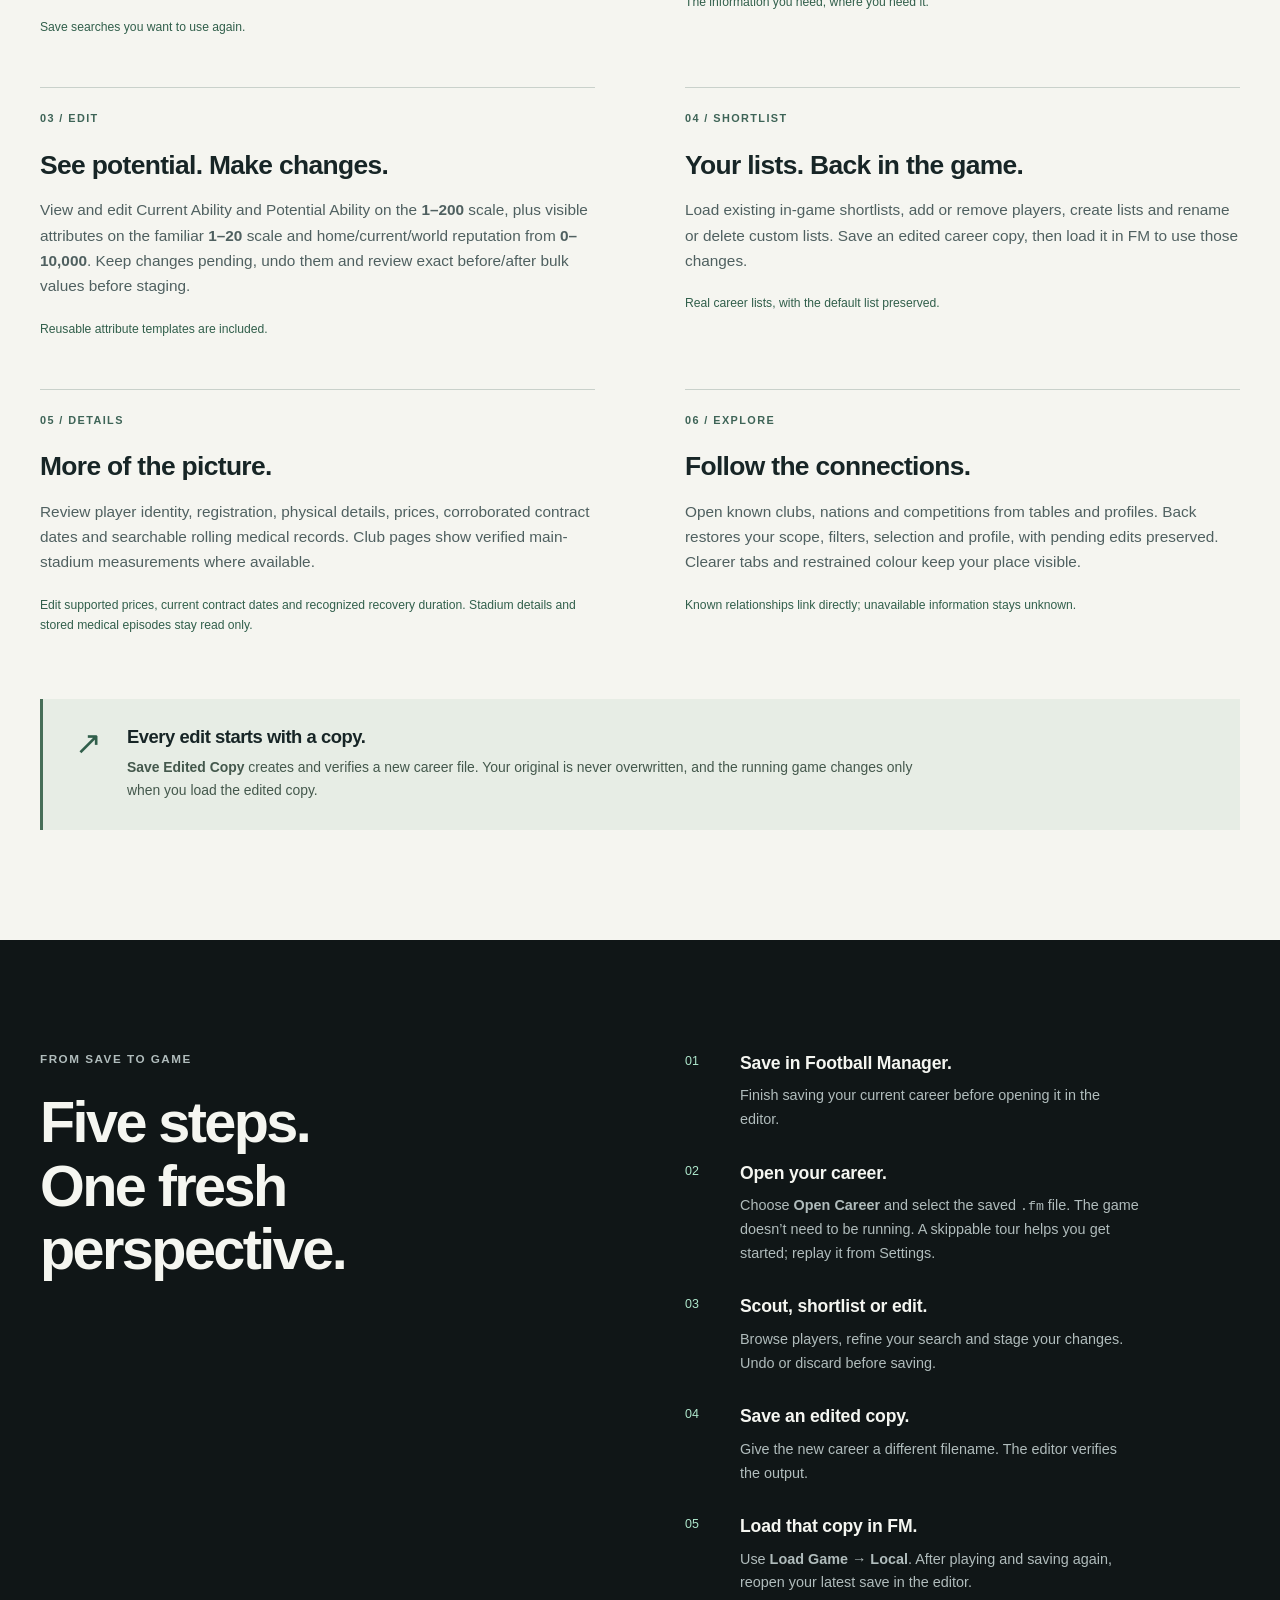
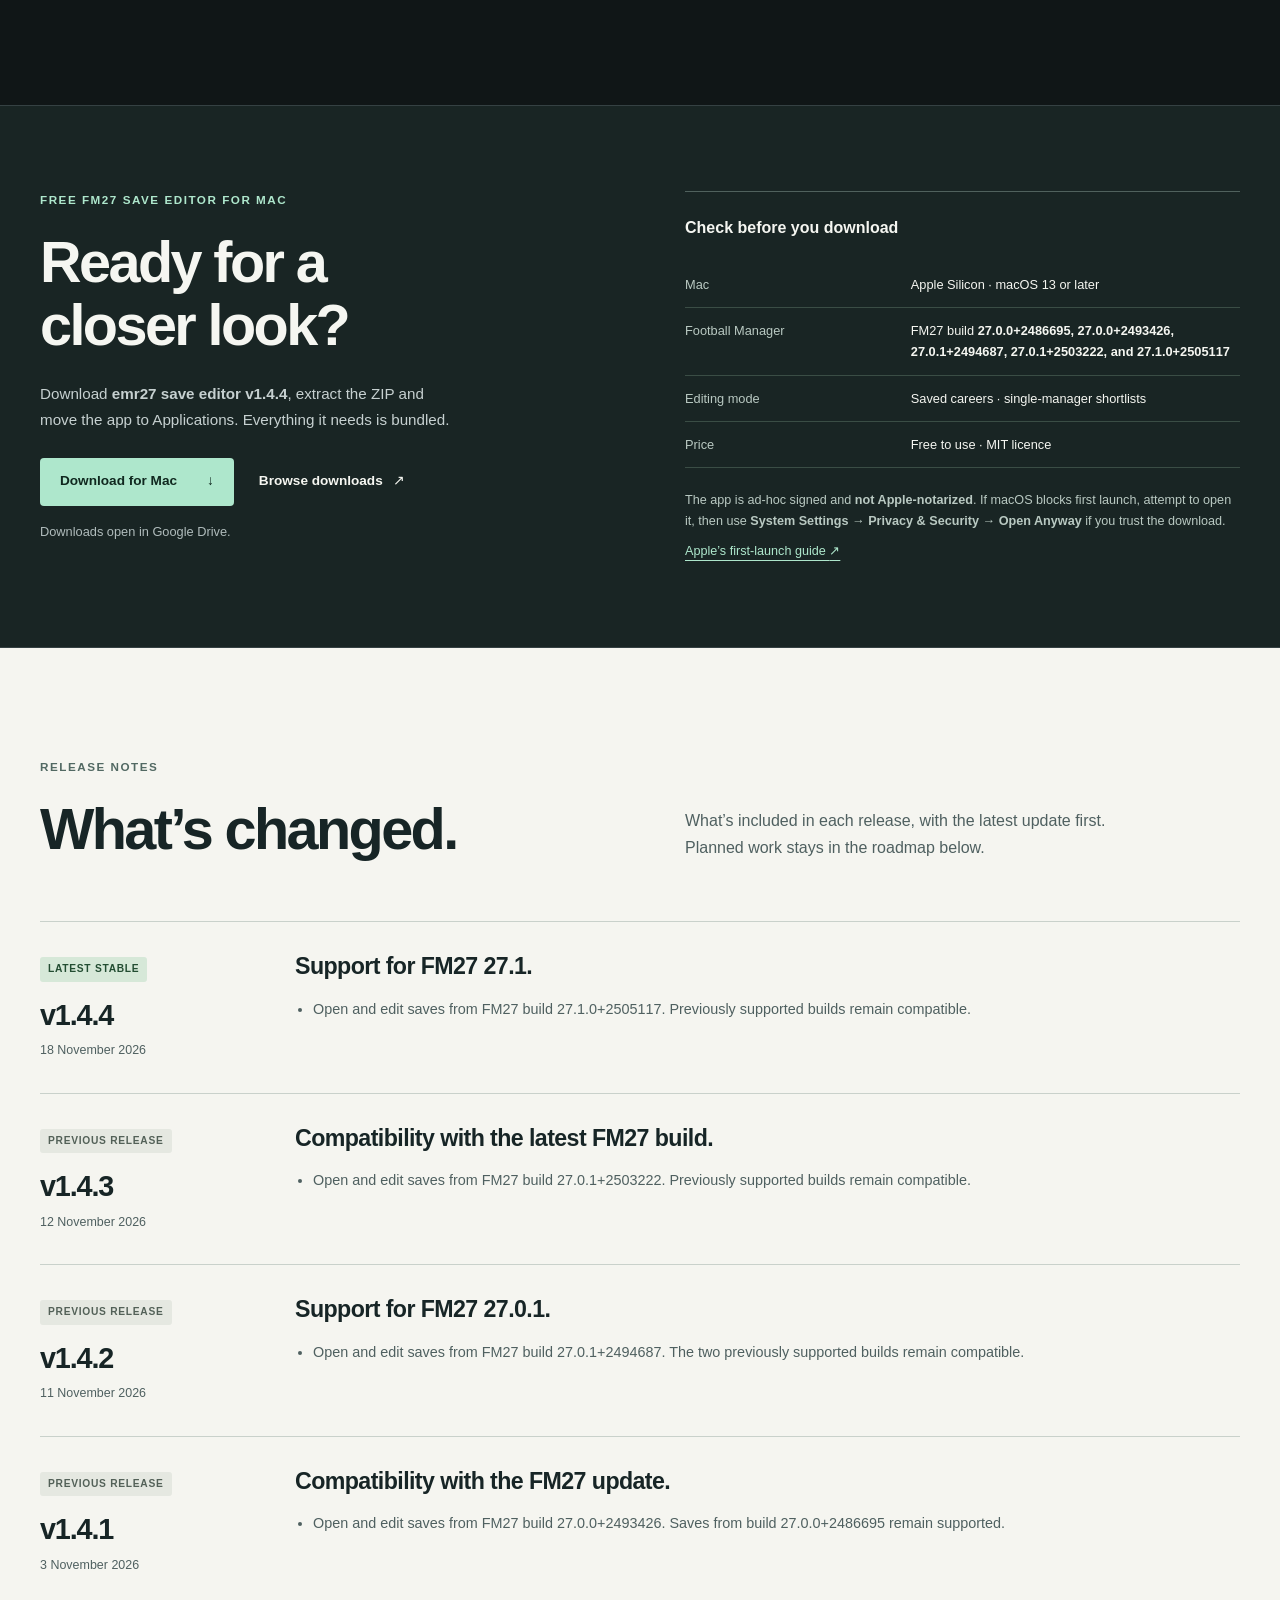
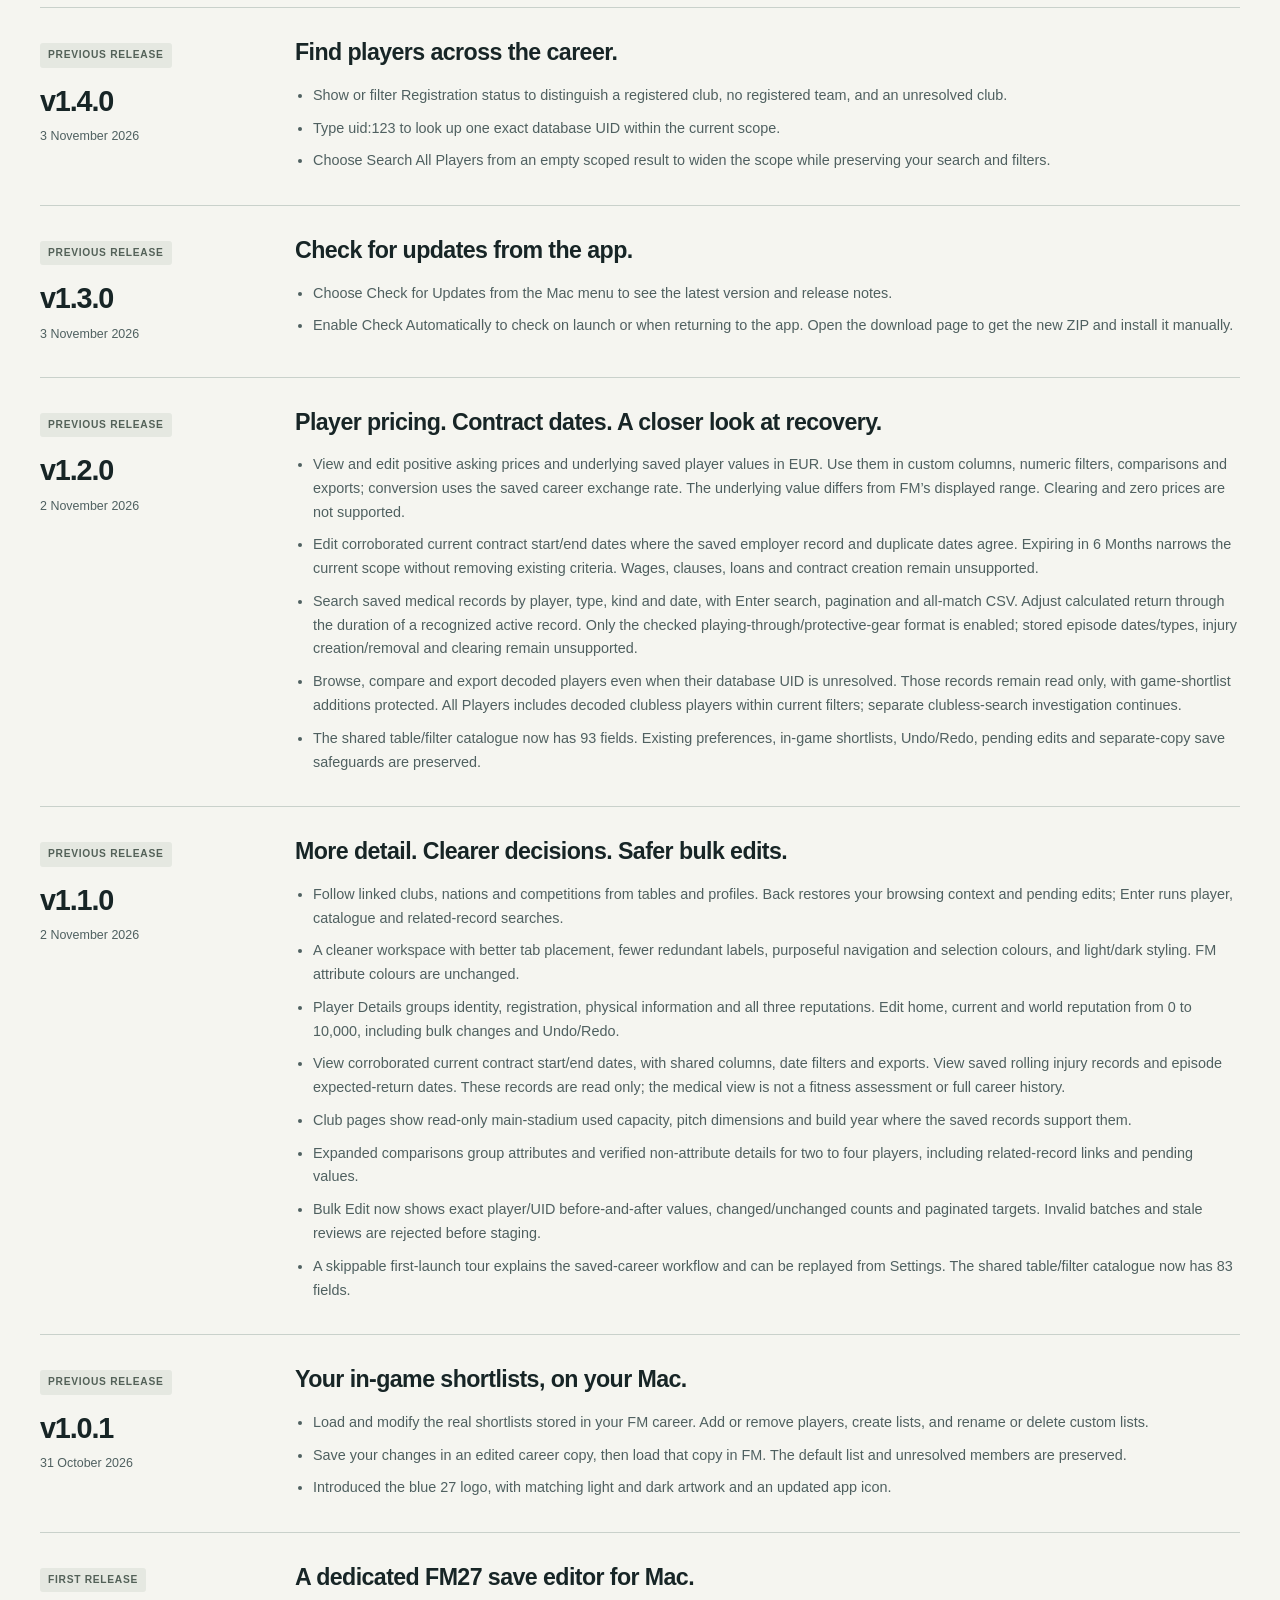
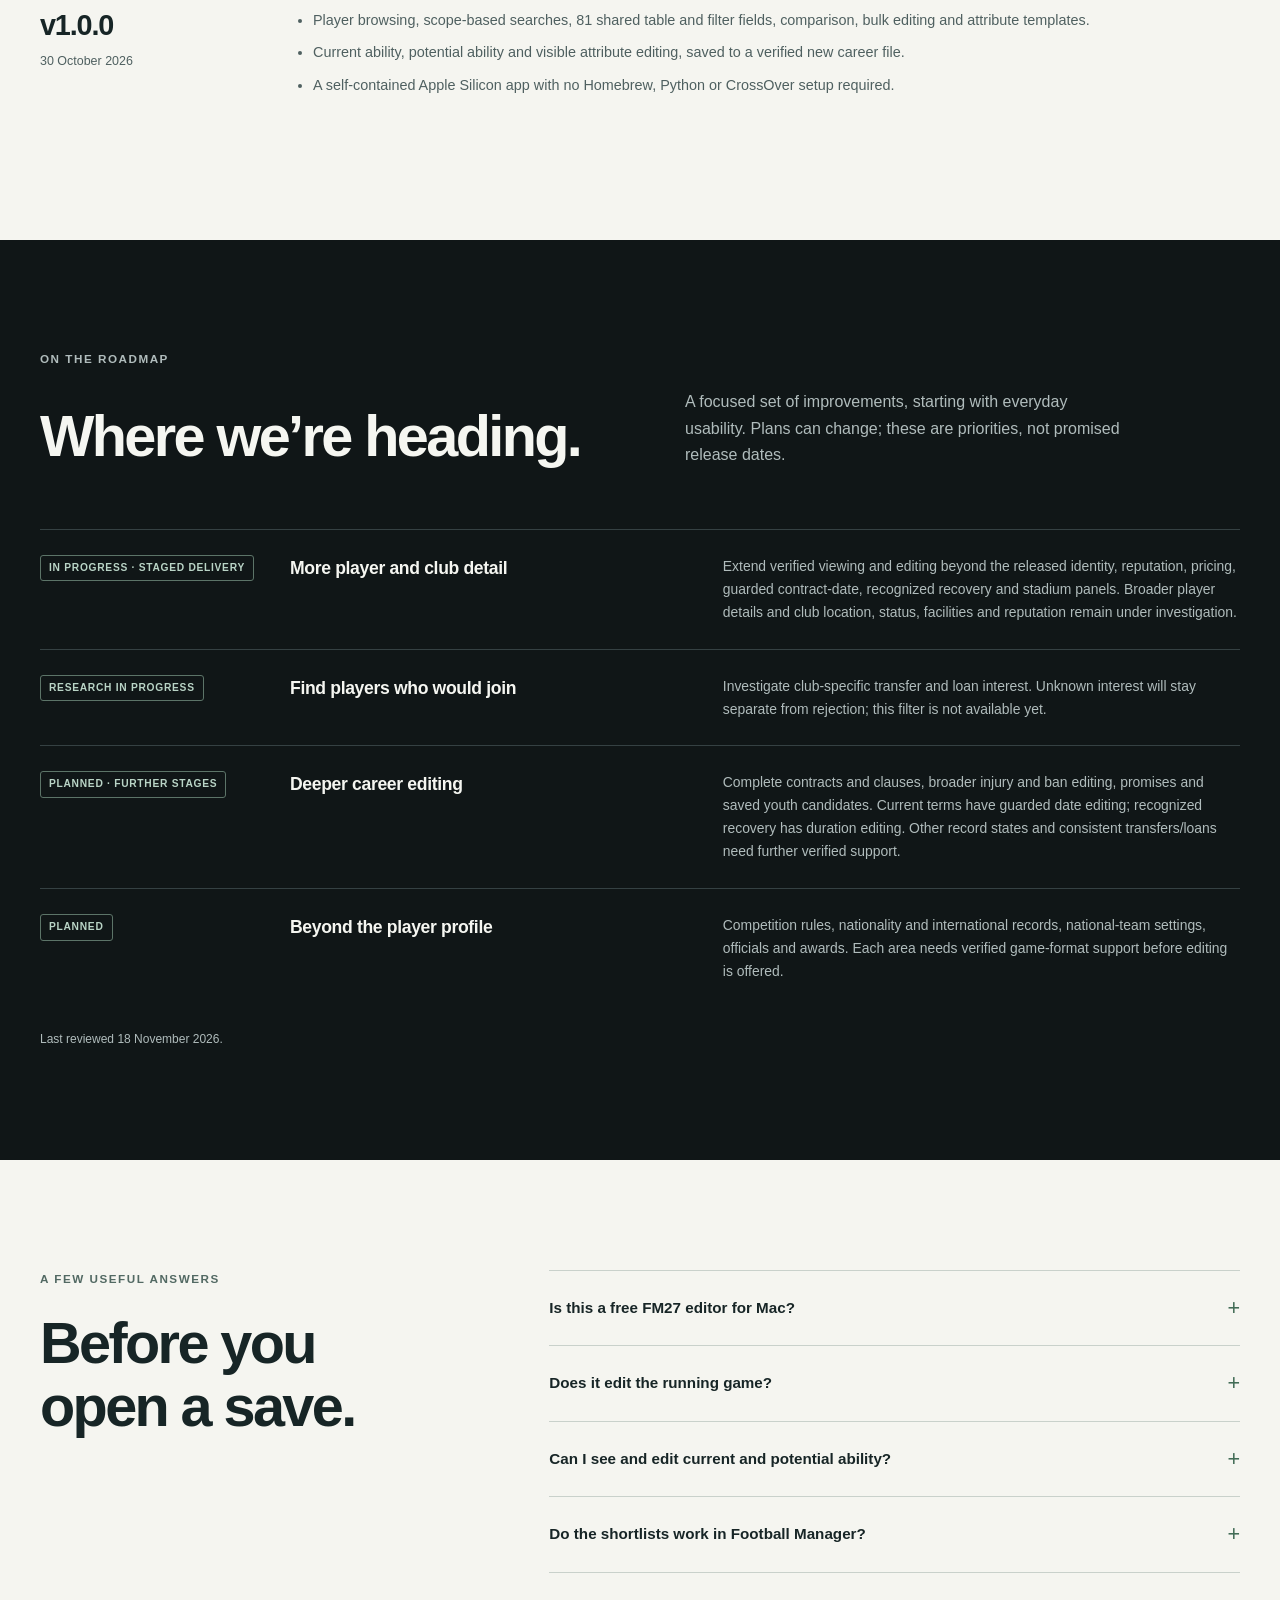
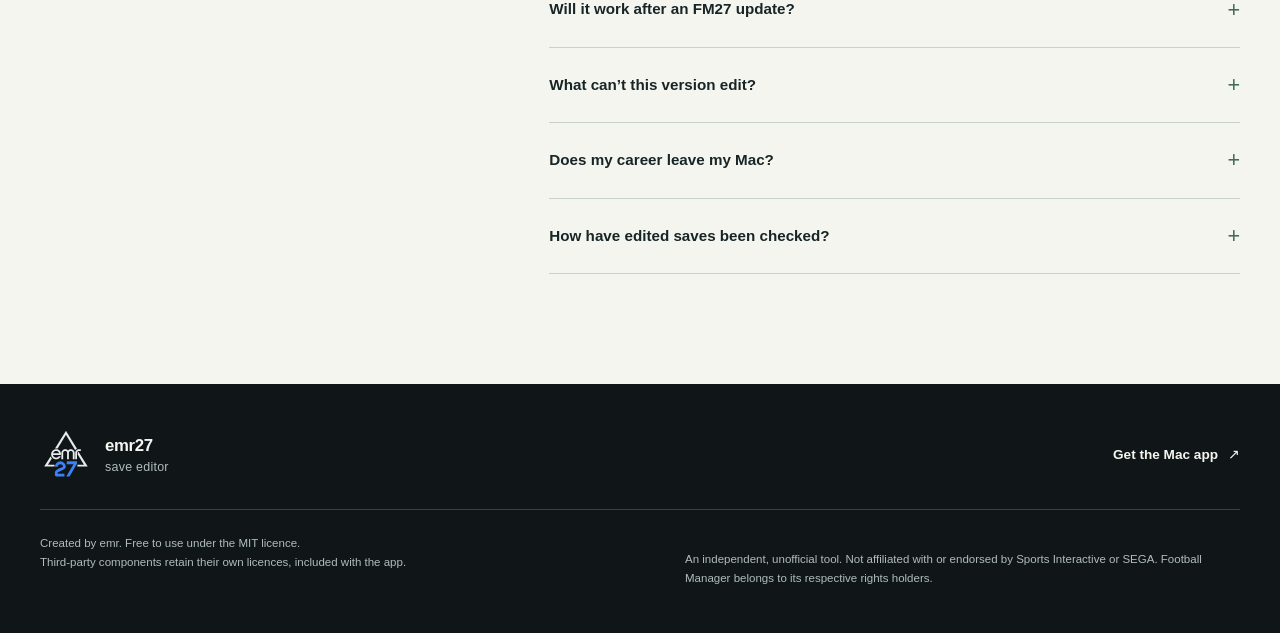
<file: emr27/index.html>
<!doctype html>
<!-- Written by and owned by emr. Copyright (c) 2026 emr. Free to use under the MIT License. -->
<html lang="en">
<head>
  <meta charset="utf-8">
  <meta name="viewport" content="width=device-width, initial-scale=1">
  <title>Free FM27 Editor for Mac — emr27 save editor</title>
  <meta name="description" content="A free FM27 save editor for Mac. Scout abilities, edit attributes, reputations, player prices and supported contract dates, and manage in-game shortlists. Built for Apple Silicon.">
  <meta name="robots" content="index, follow, max-image-preview:large">
  <meta name="theme-color" content="#101617">
  <link rel="canonical" href="https://www.aribulan.com/emr27/">
  <link rel="icon" type="image/svg+xml" href="assets/emr27-logo.svg">
  <meta property="og:type" content="website">
  <meta property="og:locale" content="en_GB">
  <meta property="og:title" content="Free FM27 Editor for Mac — emr27 save editor">
  <meta property="og:description" content="A free FM27 save editor for Mac. Scout abilities, edit attributes, reputations, player prices and supported contract dates, and manage in-game shortlists. Built for Apple Silicon.">
  <meta property="og:url" content="https://www.aribulan.com/emr27/">
  <meta property="og:site_name" content="emr27 save editor">
  <meta property="og:image" content="https://www.aribulan.com/emr27/assets/emr27-banner.png">
  <meta property="og:image:width" content="2500">
  <meta property="og:image:height" content="1000">
  <meta property="og:image:alt" content="The blue 27 emr logo beside the Mac app’s player attributes screen.">
  <meta name="twitter:card" content="summary_large_image">
  <meta name="twitter:title" content="Free FM27 Editor for Mac — emr27 save editor">
  <meta name="twitter:description" content="A free FM27 save editor for Mac. Scout abilities, edit attributes, reputations, player prices and supported contract dates, and manage in-game shortlists. Built for Apple Silicon.">
  <meta name="twitter:image" content="https://www.aribulan.com/emr27/assets/emr27-banner.png">
  <link rel="stylesheet" href="style.css">
  <script type="application/ld+json">{"@context": "https://schema.org", "@graph": [{"@type": "WebPage", "@id": "https://www.aribulan.com/emr27/", "url": "https://www.aribulan.com/emr27/", "name": "Free FM27 Editor for Mac — emr27 save editor", "description": "A free FM27 save editor for Mac. Scout abilities, edit attributes, reputations, player prices and supported contract dates, and manage in-game shortlists. Built for Apple Silicon.", "inLanguage": "en", "dateModified": "2026-11-18", "primaryImageOfPage": "https://www.aribulan.com/emr27/assets/emr27-banner.png", "mainEntity": {"@id": "https://www.aribulan.com/emr27/#application"}}, {"@type": "SoftwareApplication", "@id": "https://www.aribulan.com/emr27/#application", "name": "emr27 save editor", "url": "https://www.aribulan.com/emr27/", "description": "A free FM27 save editor for Mac. Scout abilities, edit attributes, reputations, player prices and supported contract dates, and manage in-game shortlists. Built for Apple Silicon.", "softwareVersion": "1.4.4", "operatingSystem": "macOS 13 or later (Apple Silicon)", "applicationCategory": "UtilitiesApplication", "softwareRequirements": "FM27 saved career, build 27.0.0+2486695, 27.0.0+2493426, 27.0.1+2494687, 27.0.1+2503222, and 27.1.0+2505117", "downloadUrl": "https://drive.google.com/file/d/1xjrBhbd4LVgATN_V8yTuR7DKGyGWcsUb/view?usp=share_link", "isAccessibleForFree": true, "offers": {"@type": "Offer", "price": "0", "priceCurrency": "USD"}, "author": {"@type": "Organization", "name": "emr"}, "copyrightHolder": {"@type": "Organization", "name": "emr"}, "license": "https://opensource.org/license/mit", "image": "https://www.aribulan.com/emr27/assets/emr27-banner.png", "screenshot": "https://www.aribulan.com/emr27/assets/emr27-player-profile.png", "releaseNotes": "https://www.aribulan.com/emr27/#updates"}]}</script>
</head>
<body>
  <a class="skip-link" href="#main">Skip to content</a>
  <header class="site-header">
    <a class="brand" href="#top" aria-label="emr27 save editor home">
      <img src="assets/emr27-logo.svg" alt="" width="52" height="52">
      <span>emr27 <span class="brand-sub">save editor</span></span>
    </a>
    <nav aria-label="Main navigation">
      <a href="#features">Features</a><a href="#getting-started">Get started</a><a href="#updates">Updates</a><a href="#roadmap">Roadmap</a>
    </nav>
    <a class="nav-download" href="#download">Get the app <span aria-hidden="true">↗</span></a>
  </header>
  <main id="main">
    <section class="hero wrap" id="top" aria-labelledby="hero-title">
      <div class="hero-topline"><span class="eyebrow"><span class="status-dot" aria-hidden="true"></span>Made for your Mac. Free to use.</span><a class="version-link" href="#updates">v1.4.4 <span aria-hidden="true">↗</span></a></div>
      <div class="hero-copy">
        <h1 id="hero-title">The free FM27 editor<br>built for <span class="accent">Mac.</span></h1>
        <div class="hero-intro"><p>A clearer view of your Football Manager 2027 career. Scout the players you want, edit abilities, attributes and reputations, and bring your shortlists back into the game.</p><div class="actions"><a class="button primary" href="https://drive.google.com/file/d/1xjrBhbd4LVgATN_V8yTuR7DKGyGWcsUb/view?usp=share_link">Download for Mac <span aria-hidden="true">↓</span></a><a class="text-link" href="#features">Take a closer look <span aria-hidden="true">↘</span></a></div><p class="micro">Apple Silicon · macOS 13+ · v1.4.4</p></div>
      </div>
      <figure class="hero-art"><a href="assets/emr27-player-profile.png" aria-label="Open the full-size emr27 player profile screenshot"><img src="assets/emr27-banner.png" srcset="assets/emr27-banner-small.png 1300w, assets/emr27-banner.png 2500w" sizes="(max-width: 1240px) 94vw, 1200px" alt="emr27’s blue 27 triangle logo beside the actual Mac app showing a player’s current ability, potential ability, positions and attributes." width="2500" height="1000" fetchpriority="high" decoding="async"></a><figcaption><span>The Mac app’s player attribute view.</span><span>Open the screenshot <span aria-hidden="true">↗</span></span></figcaption></figure>
      <div class="trust-strip"><span><span aria-hidden="true">↳</span> Native Mac app</span><span><span aria-hidden="true">↳</span> Career data stays local</span><span><span aria-hidden="true">↳</span> Original save kept intact</span><span><span aria-hidden="true">↳</span> No Windows or CrossOver</span></div>
    </section>
    <section class="section light" id="features" aria-labelledby="features-title">
      <div class="wrap">
        <div class="section-heading"><p class="eyebrow">Inside the editor</p><h2 id="features-title">Your career.<br>A clearer view.</h2><p class="section-intro">Open your saved <code>.fm</code> career and work with the players in that save. From a quick squad check to a carefully filtered prospect search, everything starts in one workspace.</p></div>
        <div class="feature-grid">
          <article class="feature"><span class="feature-number">01 / SCOUT</span><h3>Find the right players.</h3><p>Search all players, your club, another club, a competition, a shortlist or unregistered players. Combine age, positions, reputation, abilities, attributes and available contract dates. Press Enter to run a search. Filters always stay inside your chosen scope.</p><span class="feature-detail">Save searches you want to use again.</span></article>
          <article class="feature"><span class="feature-number">02 / ARRANGE</span><h3>A table that works your way.</h3><p>Choose, hide and reorder columns from the same <strong>94 fields</strong> you can filter. Sort positions from goalkeeper to forwards, compare two to four players with grouped attributes and verified details, and export results to CSV or JSON.</p><span class="feature-detail">The information you need, where you need it.</span></article>
          <article class="feature"><span class="feature-number">03 / EDIT</span><h3>See potential. Make changes.</h3><p>View and edit Current Ability and Potential Ability on the <strong>1–200</strong> scale, plus visible attributes on the familiar <strong>1–20</strong> scale and home/current/world reputation from <strong>0–10,000</strong>. Keep changes pending, undo them and review exact before/after bulk values before staging.</p><span class="feature-detail">Reusable attribute templates are included.</span></article>
          <article class="feature"><span class="feature-number">04 / SHORTLIST</span><h3>Your lists. Back in the game.</h3><p>Load existing in-game shortlists, add or remove players, create lists and rename or delete custom lists. Save an edited career copy, then load it in FM to use those changes.</p><span class="feature-detail">Real career lists, with the default list preserved.</span></article>
          <article class="feature"><span class="feature-number">05 / DETAILS</span><h3>More of the picture.</h3><p>Review player identity, registration, physical details, prices, corroborated contract dates and searchable rolling medical records. Club pages show verified main-stadium measurements where available.</p><span class="feature-detail">Edit supported prices, current contract dates and recognized recovery duration. Stadium details and stored medical episodes stay read only.</span></article>
          <article class="feature"><span class="feature-number">06 / EXPLORE</span><h3>Follow the connections.</h3><p>Open known clubs, nations and competitions from tables and profiles. Back restores your scope, filters, selection and profile, with pending edits preserved. Clearer tabs and restrained colour keep your place visible.</p><span class="feature-detail">Known relationships link directly; unavailable information stays unknown.</span></article>
        </div>
        <aside class="save-note"><span class="note-symbol" aria-hidden="true">↗</span><div><h3>Every edit starts with a copy.</h3><p><strong>Save Edited Copy</strong> creates and verifies a new career file. Your original is never overwritten, and the running game changes only when you load the edited copy.</p></div></aside>
      </div>
    </section>
    <section class="section wrap workflow" id="getting-started" aria-labelledby="workflow-title">
      <div class="section-heading compact"><p class="eyebrow">From save to game</p><h2 id="workflow-title">Five steps.<br>One fresh perspective.</h2></div>
      <ol class="steps">
        <li><h3>Save in Football Manager.</h3><p>Finish saving your current career before opening it in the editor.</p></li>
        <li><h3>Open your career.</h3><p>Choose <strong>Open Career</strong> and select the saved <code>.fm</code> file. The game doesn’t need to be running. A skippable tour helps you get started; replay it from Settings.</p></li>
        <li><h3>Scout, shortlist or edit.</h3><p>Browse players, refine your search and stage your changes. Undo or discard before saving.</p></li>
        <li><h3>Save an edited copy.</h3><p>Give the new career a different filename. The editor verifies the output.</p></li>
        <li><h3>Load that copy in FM.</h3><p>Use <strong>Load Game → Local</strong>. After playing and saving again, reopen your latest save in the editor.</p></li>
      </ol>
    </section>
    <section class="download-section" id="download" aria-labelledby="download-title"><div class="wrap download-layout">
      <div><p class="eyebrow">Free FM27 save editor for Mac</p><h2 id="download-title">Ready for a<br>closer look?</h2><p class="download-intro">Download <strong>emr27 save editor v1.4.4</strong>, extract the ZIP and move the app to Applications. Everything it needs is bundled.</p><div class="actions"><a class="button primary" href="https://drive.google.com/file/d/1xjrBhbd4LVgATN_V8yTuR7DKGyGWcsUb/view?usp=share_link">Download for Mac <span aria-hidden="true">↓</span></a><a class="text-link" href="https://drive.google.com/drive/folders/105I_y6kNkD5j0OReN2bi2jZQ3FB3hrSB?usp=share_link">Browse downloads <span aria-hidden="true">↗</span></a></div><p class="micro">Downloads open in Google Drive.</p></div>
      <div class="requirements"><h3>Check before you download</h3><dl><div><dt>Mac</dt><dd>Apple Silicon · macOS 13 or later</dd></div><div><dt>Football Manager</dt><dd>FM27 build <strong>27.0.0+2486695, 27.0.0+2493426, 27.0.1+2494687, 27.0.1+2503222, and 27.1.0+2505117</strong></dd></div><div><dt>Editing mode</dt><dd>Saved careers · single-manager shortlists</dd></div><div><dt>Price</dt><dd>Free to use · MIT licence</dd></div></dl><p class="first-launch">The app is ad-hoc signed and <strong>not Apple-notarized</strong>. If macOS blocks first launch, attempt to open it, then use <strong>System Settings → Privacy &amp; Security → Open Anyway</strong> if you trust the download. <a href="https://support.apple.com/guide/mac-help/open-a-mac-app-from-an-unknown-developer-mh40616/mac">Apple’s first-launch guide <span aria-hidden="true">↗</span></a></p></div>
    </div></section>
    <section class="section light" id="updates" aria-labelledby="updates-title"><div class="wrap">
      <div class="section-heading"><p class="eyebrow">Release notes</p><h2 id="updates-title">What’s changed.</h2><p class="section-intro">What’s included in each release, with the latest update first. Planned work stays in the roadmap below.</p></div>
      <div class="releases"><article class="release"><div class="release-meta"><span class="badge">Latest stable</span><strong>v1.4.4</strong><time datetime="2026-11-18">18 November 2026</time></div><div><h3>Support for FM27 27.1.</h3><ul><li>Open and edit saves from FM27 build 27.1.0+2505117. Previously supported builds remain compatible.</li></ul></div></article>
<article class="release"><div class="release-meta"><span class="badge">Previous release</span><strong>v1.4.3</strong><time datetime="2026-11-12">12 November 2026</time></div><div><h3>Compatibility with the latest FM27 build.</h3><ul><li>Open and edit saves from FM27 build 27.0.1+2503222. Previously supported builds remain compatible.</li></ul></div></article>
<article class="release"><div class="release-meta"><span class="badge">Previous release</span><strong>v1.4.2</strong><time datetime="2026-11-11">11 November 2026</time></div><div><h3>Support for FM27 27.0.1.</h3><ul><li>Open and edit saves from FM27 build 27.0.1+2494687. The two previously supported builds remain compatible.</li></ul></div></article>
<article class="release"><div class="release-meta"><span class="badge">Previous release</span><strong>v1.4.1</strong><time datetime="2026-11-03">3 November 2026</time></div><div><h3>Compatibility with the FM27 update.</h3><ul><li>Open and edit saves from FM27 build 27.0.0+2493426. Saves from build 27.0.0+2486695 remain supported.</li></ul></div></article>
<article class="release"><div class="release-meta"><span class="badge">Previous release</span><strong>v1.4.0</strong><time datetime="2026-11-03">3 November 2026</time></div><div><h3>Find players across the career.</h3><ul><li>Show or filter Registration status to distinguish a registered club, no registered team, and an unresolved club.</li><li>Type uid:123 to look up one exact database UID within the current scope.</li><li>Choose Search All Players from an empty scoped result to widen the scope while preserving your search and filters.</li></ul></div></article>
<article class="release"><div class="release-meta"><span class="badge">Previous release</span><strong>v1.3.0</strong><time datetime="2026-11-03">3 November 2026</time></div><div><h3>Check for updates from the app.</h3><ul><li>Choose Check for Updates from the Mac menu to see the latest version and release notes.</li><li>Enable Check Automatically to check on launch or when returning to the app. Open the download page to get the new ZIP and install it manually.</li></ul></div></article>
<article class="release"><div class="release-meta"><span class="badge">Previous release</span><strong>v1.2.0</strong><time datetime="2026-11-02">2 November 2026</time></div><div><h3>Player pricing. Contract dates. A closer look at recovery.</h3><ul><li>View and edit positive asking prices and underlying saved player values in EUR. Use them in custom columns, numeric filters, comparisons and exports; conversion uses the saved career exchange rate. The underlying value differs from FM’s displayed range. Clearing and zero prices are not supported.</li><li>Edit corroborated current contract start/end dates where the saved employer record and duplicate dates agree. Expiring in 6 Months narrows the current scope without removing existing criteria. Wages, clauses, loans and contract creation remain unsupported.</li><li>Search saved medical records by player, type, kind and date, with Enter search, pagination and all-match CSV. Adjust calculated return through the duration of a recognized active record. Only the checked playing-through/protective-gear format is enabled; stored episode dates/types, injury creation/removal and clearing remain unsupported.</li><li>Browse, compare and export decoded players even when their database UID is unresolved. Those records remain read only, with game-shortlist additions protected. All Players includes decoded clubless players within current filters; separate clubless-search investigation continues.</li><li>The shared table/filter catalogue now has 93 fields. Existing preferences, in-game shortlists, Undo/Redo, pending edits and separate-copy save safeguards are preserved.</li></ul></div></article>
<article class="release"><div class="release-meta"><span class="badge">Previous release</span><strong>v1.1.0</strong><time datetime="2026-11-02">2 November 2026</time></div><div><h3>More detail. Clearer decisions. Safer bulk edits.</h3><ul><li>Follow linked clubs, nations and competitions from tables and profiles. Back restores your browsing context and pending edits; Enter runs player, catalogue and related-record searches.</li><li>A cleaner workspace with better tab placement, fewer redundant labels, purposeful navigation and selection colours, and light/dark styling. FM attribute colours are unchanged.</li><li>Player Details groups identity, registration, physical information and all three reputations. Edit home, current and world reputation from 0 to 10,000, including bulk changes and Undo/Redo.</li><li>View corroborated current contract start/end dates, with shared columns, date filters and exports. View saved rolling injury records and episode expected-return dates. These records are read only; the medical view is not a fitness assessment or full career history.</li><li>Club pages show read-only main-stadium used capacity, pitch dimensions and build year where the saved records support them.</li><li>Expanded comparisons group attributes and verified non-attribute details for two to four players, including related-record links and pending values.</li><li>Bulk Edit now shows exact player/UID before-and-after values, changed/unchanged counts and paginated targets. Invalid batches and stale reviews are rejected before staging.</li><li>A skippable first-launch tour explains the saved-career workflow and can be replayed from Settings. The shared table/filter catalogue now has 83 fields.</li></ul></div></article>
<article class="release"><div class="release-meta"><span class="badge">Previous release</span><strong>v1.0.1</strong><time datetime="2026-10-31">31 October 2026</time></div><div><h3>Your in-game shortlists, on your Mac.</h3><ul><li>Load and modify the real shortlists stored in your FM career. Add or remove players, create lists, and rename or delete custom lists.</li><li>Save your changes in an edited career copy, then load that copy in FM. The default list and unresolved members are preserved.</li><li>Introduced the blue 27 logo, with matching light and dark artwork and an updated app icon.</li></ul></div></article>
<article class="release"><div class="release-meta"><span class="badge">First release</span><strong>v1.0.0</strong><time datetime="2026-10-30">30 October 2026</time></div><div><h3>A dedicated FM27 save editor for Mac.</h3><ul><li>Player browsing, scope-based searches, 81 shared table and filter fields, comparison, bulk editing and attribute templates.</li><li>Current ability, potential ability and visible attribute editing, saved to a verified new career file.</li><li>A self-contained Apple Silicon app with no Homebrew, Python or CrossOver setup required.</li></ul></div></article></div>

    </div></section>
    <section class="section wrap" id="roadmap" aria-labelledby="roadmap-title">
      <div class="section-heading"><p class="eyebrow">On the roadmap</p><h2 id="roadmap-title">Where we’re heading.</h2><p class="section-intro">A focused set of improvements, starting with everyday usability. Plans can change; these are priorities, not promised release dates.</p></div>
      <div class="roadmap"><article class="roadmap-row"><span class="badge">In progress · staged delivery</span><h3>More player and club detail</h3><p>Extend verified viewing and editing beyond the released identity, reputation, pricing, guarded contract-date, recognized recovery and stadium panels. Broader player details and club location, status, facilities and reputation remain under investigation.</p></article><article class="roadmap-row"><span class="badge">Research in progress</span><h3>Find players who would join</h3><p>Investigate club-specific transfer and loan interest. Unknown interest will stay separate from rejection; this filter is not available yet.</p></article><article class="roadmap-row"><span class="badge">Planned · further stages</span><h3>Deeper career editing</h3><p>Complete contracts and clauses, broader injury and ban editing, promises and saved youth candidates. Current terms have guarded date editing; recognized recovery has duration editing. Other record states and consistent transfers/loans need further verified support.</p></article><article class="roadmap-row"><span class="badge">Planned</span><h3>Beyond the player profile</h3><p>Competition rules, nationality and international records, national-team settings, officials and awards. Each area needs verified game-format support before editing is offered.</p></article></div><p class="update-date">Last reviewed <time datetime="2026-11-18">18 November 2026</time>.</p>
    </section>
    <section class="section light" id="faq" aria-labelledby="faq-title"><div class="wrap faq-layout">
      <div><p class="eyebrow">A few useful answers</p><h2 id="faq-title">Before you<br>open a save.</h2></div>
      <div class="faq-list">
        <details><summary>Is this a free FM27 editor for Mac?</summary><div><p>Yes. emr27 save editor is free to use, modify and distribute under the MIT licence. It is built for Apple Silicon Macs running macOS 13 or later. Intel Macs, Windows and Linux are not supported by this release.</p></div></details>
        <details><summary>Does it edit the running game?</summary><div><p>It edits saved career files. Save in Football Manager, open that save in the app, then use Save Edited Copy. Changes appear in FM after you load the new copy. No Windows, CrossOver, separate Python installation or running game is required.</p></div></details>
        <details><summary>Can I see and edit current and potential ability?</summary><div><p>Yes. Current Ability and Potential Ability are viewable and editable from 1 to 200; visible attributes are editable from 1 to 20. FM may rebalance attributes to match current ability. Potential ability is a development ceiling, not a guarantee of progress.</p></div></details>
        <details><summary>Do the shortlists work in Football Manager?</summary><div><p>Yes, for the real lists embedded in supported single-manager careers. Edit list membership or create a new list, save an edited career copy and load it in FM. Standalone <code>.fmf</code> shortlist import and export are not supported. FM’s recruitment views may hide your own club’s players even when they belong to a list.</p></div></details>
        <details><summary>Will it work after an FM27 update?</summary><div><p>Only build <strong>27.0.0+2486695, 27.0.0+2493426, 27.0.1+2494687, 27.0.1+2503222, and 27.1.0+2505117</strong> is currently supported. Other builds are rejected rather than edited with an unverified format. Check these release notes before using a newer game version.</p></div></details>
        <details><summary>What can’t this version edit?</summary><div><p>Only corroborated current contract dates and recognized active recovery durations are editable. Wages, clauses, loans, full injury editing, bans, promises, transfers, club finances and staff are not supported. Stored medical episodes and stadium details stay read only; records do not establish complete history or fitness. Positive EUR prices are editable, but clearing/zero prices and FM’s displayed valuation range are not supported. Positions and feet are view only; media descriptions and unverified hidden or personality fields are not exposed. Some registration links remain unresolved; competition scopes appear only where membership can be read.</p></div></details>
        <details><summary>Does my career leave my Mac?</summary><div><p>Career processing happens locally in the Mac app; no save upload is required. This webpage is for information and downloads, and does not accept career files. Downloading the app uses Google Drive.</p></div></details>
        <details><summary>How have edited saves been checked?</summary><div><p>Disposable edited careers have been loaded in FM to confirm an attribute edit, reputation edits including zero and 10,000, and shortlist creation, membership changes, renaming and deletion. Automated checks also verify read-back and archive preservation. Long-term development, list expiry and re-saving behaviour have not been separately verified. Keep your original career as a backup.</p></div></details>
      </div>
    </div></section>
  </main>
  <footer class="wrap footer"><div class="footer-top"><a class="brand" href="#top"><img src="assets/emr27-logo.svg" alt="" width="48" height="48"><span>emr27 <span class="brand-sub">save editor</span></span></a><a class="text-link" href="#download">Get the Mac app <span aria-hidden="true">↗</span></a></div><div class="footer-bottom"><p>Created by emr. Free to use under the MIT licence.<br>Third-party components retain their own licences, included with the app.</p><p>An independent, unofficial tool. Not affiliated with or endorsed by Sports Interactive or SEGA. Football Manager belongs to its respective rights holders.</p></div></footer>
</body>
</html>
</file>
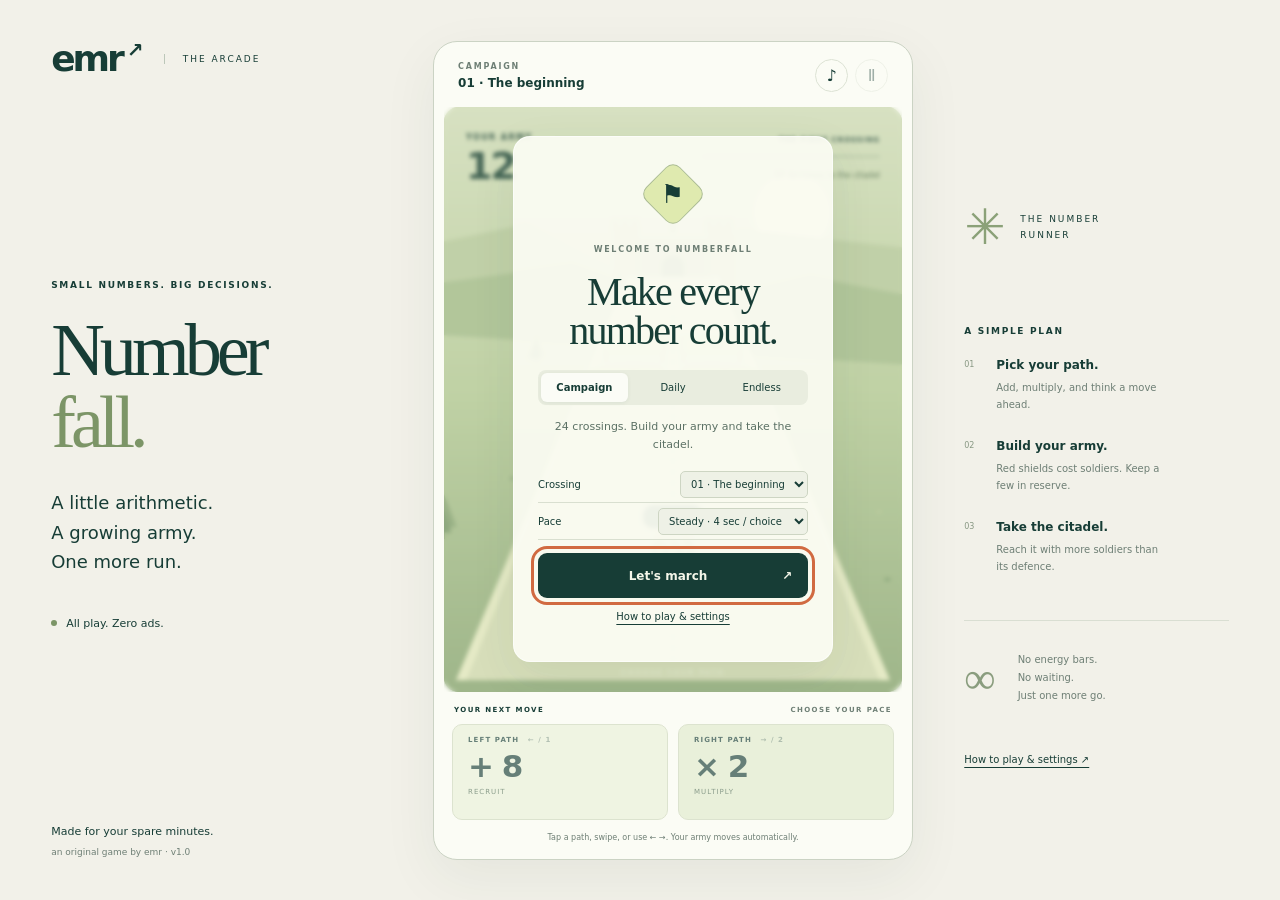
<file: numberfall/index.html>
<!doctype html>
<html lang="en">
<head>
  <meta charset="utf-8">
  <meta name="viewport" content="width=device-width, initial-scale=1, viewport-fit=cover">
  <meta name="theme-color" content="#173d36">
  <meta name="description" content="A little arithmetic. A growing army. One more run. Play Numberfall, an original ad-free number-gate game by emr.">
  <meta name="apple-mobile-web-app-capable" content="yes">
  <meta name="apple-mobile-web-app-status-bar-style" content="black-translucent">
  <title>Numberfall · emr arcade</title>
  <link rel="icon" href="icon.svg" type="image/svg+xml">
  <link rel="apple-touch-icon" href="icon-192.png">
  <link rel="manifest" href="manifest.webmanifest">
  <link rel="stylesheet" href="style.css">
  <script src="game.js" type="module"></script>
</head>
<body>
  <div class="layout">
    <aside class="intro">
      <a class="brand" href="../" aria-label="Back to aribulan arcade"><b>emr<span>↗</span></b><span>THE ARCADE</span></a>
      <div class="intro-main"><p class="eyebrow">SMALL NUMBERS. BIG DECISIONS.</p><h1>Number<span>fall.</span></h1><p class="lede">A little arithmetic.<br>A growing army.<br>One more run.</p><div class="promise"><i></i> All play. Zero ads.</div></div>
      <footer>Made for your spare minutes.<br><span>an original game by emr · v1.0</span></footer>
    </aside>

    <main class="game" aria-label="Numberfall game">
      <header class="game-header"><a href="../" class="mobile-brand" aria-label="Back to arcade">emr<span> / </span>numberfall</a><div class="chapter"><span id="mode-label">CAMPAIGN</span><strong id="stage-label">01 · The beginning</strong></div><div class="header-actions"><button id="sound" class="icon-btn" aria-label="Enable sound" aria-pressed="false">♪</button><button id="pause" class="icon-btn" aria-label="Pause game" disabled>Ⅱ</button></div></header>
      <div class="playfield" id="playfield">
        <canvas id="scene" aria-label="Army running toward arithmetic gates. Use the Left and Right choice buttons below."></canvas>
        <div class="hud"><div><span>YOUR ARMY</span><strong id="army">12</strong></div><div class="journey"><span id="journey-label">THE FIRST CROSSING</span><div class="progress"><i id="progress"></i></div><small id="step-label">10 decisions to the citadel</small></div></div>
        <div class="toast" id="toast" aria-hidden="true"></div>
        <div class="screen" id="screen">
          <div class="screen-card" id="screen-content"></div>
        </div>
        <div class="lane-hint" id="lane-hint">CHOOSE YOUR PATH</div>
      </div>
      <section class="controls" aria-label="Choose a path"><div class="decision-head"><span id="decision-label">YOUR NEXT MOVE</span><span id="pace-label">STEADY PACE</span></div><div class="choices"><button id="left" class="choice left" disabled><span>LEFT PATH <small>← / 1</small></span><strong>+ 8</strong><em>RECRUIT</em></button><button id="right" class="choice right" disabled><span>RIGHT PATH <small>→ / 2</small></span><strong>× 2</strong><em>MULTIPLY</em></button></div><p class="control-hint" id="control-hint">Tap a path, swipe, or use ← →. Your army moves automatically.</p></section>
      <div class="sr-only" id="announce" role="status" aria-live="polite" aria-atomic="true"></div>
    </main>

    <aside class="notes"><div class="edition"><span class="sun">✳</span><span>THE NUMBER<br>RUNNER</span></div><div class="how"><p class="eyebrow">A SIMPLE PLAN</p><ol><li><b>Pick your path.</b><span>Add, multiply, and think a move ahead.</span></li><li><b>Build your army.</b><span>Red shields cost soldiers. Keep a few in reserve.</span></li><li><b>Take the citadel.</b><span>Reach it with more soldiers than its defence.</span></li></ol></div><div class="small-note"><span>∞</span><p>No energy bars.<br>No waiting.<br>Just one more go.</p></div><button class="text-btn" id="help">How to play & settings ↗</button></aside>
  </div>
  <noscript><p class="no-script">Numberfall needs JavaScript to run. Enable it and reload to play.</p></noscript>
</body>
</html>
</file>
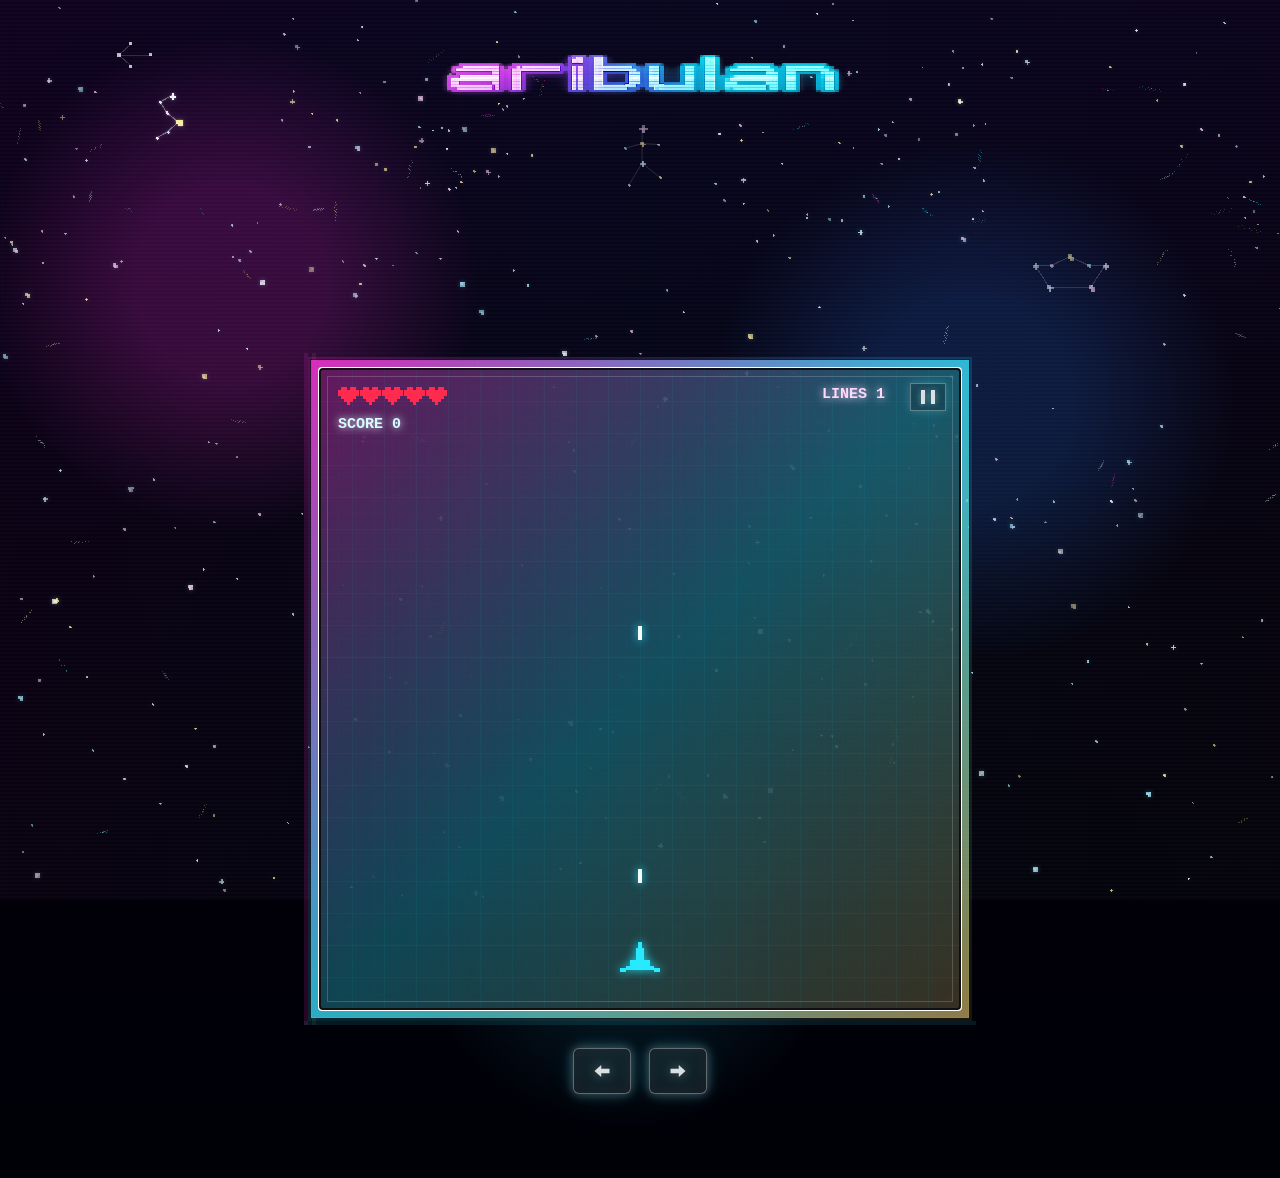
<file: invaders.html>
<!DOCTYPE html>
<html lang="en">
<head>
<meta charset="utf-8">
<meta name="viewport" content="width=device-width, initial-scale=1">
<title>Invaders | Aribulan</title>
<style>
:root {
    --cyan: #20e7ff;
    --pink: #ff2bd6;
    --yellow: #ffe94a;
    --panel: rgba(0, 0, 0, 0.46);
    --space: #03000d;
    --game-size: 640px;
}
* {
    box-sizing: border-box;
}
html,
body {
    margin: 0;
    width: 100%;
    min-height: 100%;
    background: var(--space);
    color: #f8fbff;
    font-family: "Courier New", Courier, monospace;
    overflow-x: hidden;
}
body {
    min-height: 100vh;
    image-rendering: pixelated;
}
.arcade-template {
    position: relative;
    isolation: isolate;
    min-height: 100vh;
    display: flex;
    flex-direction: column;
    align-items: center;
    padding: 0 clamp(18px, 5vw, 72px) clamp(34px, 7vw, 84px);
    background:
        radial-gradient(circle at 18% 24%, rgba(255, 43, 214, 0.18) 0 7%, transparent 18%),
        radial-gradient(circle at 76% 34%, rgba(36, 124, 255, 0.18) 0 8%, transparent 21%),
        radial-gradient(circle at 49% 78%, rgba(40, 234, 255, 0.11) 0 6%, transparent 19%),
        linear-gradient(180deg, #07001a 0%, var(--space) 48%, #000007 100%);
}
.arcade-template::before,
.arcade-template::after {
    content: "";
    position: fixed;
    inset: 0;
    pointer-events: none;
}
.arcade-template::before {
    z-index: -3;
    background:
        linear-gradient(rgba(255, 255, 255, 0.028) 50%, transparent 50%) 0 0 / 100% 4px,
        linear-gradient(90deg, rgba(255, 43, 214, 0.055), rgba(40, 234, 255, 0.045), rgba(255, 230, 109, 0.025));
    mix-blend-mode: screen;
    opacity: 0.52;
}
.arcade-template::after {
    z-index: -2;
    background:
        linear-gradient(90deg, transparent 0 2px, rgba(40, 234, 255, 0.05) 2px 3px, transparent 3px 64px),
        linear-gradient(0deg, transparent 0 2px, rgba(255, 43, 214, 0.045) 2px 3px, transparent 3px 64px);
    opacity: 0.3;
    mask-image: radial-gradient(circle at center, transparent 0 22%, black 62%, black 100%);
}
.page-header {
    position: relative;
    width: 100%;
    min-height: clamp(270px, 40vh, 360px);
    flex: 0 0 auto;
    overflow: hidden;
}
.space-art {
    position: fixed;
    inset: 0;
    z-index: -1;
    width: 100%;
    height: 100%;
    display: block;
    pointer-events: none;
    filter:
        drop-shadow(0 0 2px rgba(248, 251, 255, 0.28))
        drop-shadow(0 0 4px rgba(40, 234, 255, 0.14));
}
.galaxy-pixel,
.star-pixel {
    shape-rendering: crispEdges;
}
.logo-banner {
    position: absolute;
    top: clamp(-42px, -3vh, -18px);
    left: 50%;
    z-index: 1;
    width: min(45vw, 720px);
    max-height: 24vh;
    display: block;
    transform: translateX(-50%);
    color: #f8fbff;
    text-decoration: none;
    transition: filter 140ms steps(2);
}
.logo-banner:hover,
.logo-banner:focus-visible {
    outline: none;
    filter:
        drop-shadow(0 0 1px rgba(255, 255, 255, 0.48))
        drop-shadow(0 0 4px rgba(255, 255, 255, 0.22));
}
.logo-banner img {
    display: block;
    width: 100%;
    max-height: 24vh;
    pointer-events: none;
}
.home-link {
    position: absolute;
    top: clamp(16px, 4vh, 34px);
    left: clamp(10px, 3.5vw, 42px);
    z-index: 1;
    width: 58px;
    height: 42px;
    display: block;
    color: #f8fbff;
    text-decoration: none;
    transition: filter 140ms steps(2), transform 140ms steps(2);
}
.home-link:hover,
.home-link:focus-visible {
    transform: translateY(-1px);
    outline: none;
    filter:
        drop-shadow(0 0 1px rgba(255, 255, 255, 0.48))
            drop-shadow(0 0 4px rgba(255, 255, 255, 0.22));
}
.home-link svg {
    display: block;
    width: 100%;
    height: 100%;
    overflow: visible;
}
.back-hitbox {
    fill: #fff;
    opacity: 0.001;
    pointer-events: all;
}
.back-constellation-line {
    fill: none;
    stroke: rgba(248, 251, 255, 0.16);
    stroke-width: 1;
    stroke-linecap: square;
    stroke-linejoin: bevel;
    shape-rendering: crispEdges;
}
.back-constellation-star {
    fill: rgba(248, 251, 255, 0.74);
    shape-rendering: crispEdges;
}
.home-link:hover .back-constellation-line,
.home-link:focus-visible .back-constellation-line {
    stroke: rgba(248, 251, 255, 0.34);
}
.home-link:hover .back-constellation-star,
.home-link:focus-visible .back-constellation-star {
    fill: rgba(248, 251, 255, 0.96);
}
.s-star-art {
    position: absolute;
    top: clamp(22px, 4vh, 38px);
    left: clamp(14px, 3.5vw, 42px);
    z-index: 1;
    width: clamp(140px, 14vw, 170px);
    height: clamp(140px, 14vw, 170px);
    display: block;
    color: #f8fbff;
    transition: filter 140ms steps(2);
}
.man-star-art {
    position: absolute;
    top: clamp(74px, 8vh, 100px);
    left: calc(50% - 58px);
    z-index: 1;
    width: clamp(108px, 11vw, 150px);
    height: clamp(156px, 16vw, 210px);
    display: block;
    transform: translateX(-8%);
    pointer-events: auto;
    transition: filter 140ms steps(2);
}
.invader-star-art {
    position: absolute;
    right: clamp(20px, 5vw, 70px);
    bottom: clamp(12px, 4vh, 40px);
    z-index: 1;
    width: clamp(128px, 13vw, 164px);
    height: clamp(96px, 10vw, 122px);
    display: block;
    color: #f8fbff;
    text-decoration: none;
    transition: filter 140ms steps(2);
}
.constellation-hitbox {
    fill: #fff;
    opacity: 0.001;
    pointer-events: all;
}
.s-star-art:hover,
.s-star-art.is-hovered,
.man-star-art:hover,
.man-star-art.is-hovered,
.invader-star-art:hover,
.invader-star-art:focus-visible,
.constellation-glow {
    outline: none;
    filter:
        drop-shadow(0 0 1px rgba(255, 255, 255, 0.48))
            drop-shadow(0 0 4px rgba(255, 255, 255, 0.22));
}
.s-star-art:hover .star-pixel,
.s-star-art.is-hovered .star-pixel,
.man-star-art:hover .star-pixel,
.man-star-art.is-hovered .star-pixel,
.invader-star-art:hover .star-pixel,
.invader-star-art:focus-visible .star-pixel,
.constellation-glow .star-pixel {
    opacity: 0.96;
}
.s-star-art:hover .s-constellation-line,
.s-star-art.is-hovered .s-constellation-line,
.man-star-art:hover .man-constellation-line,
.man-star-art.is-hovered .man-constellation-line,
.invader-star-art:hover .invader-constellation-line,
.invader-star-art:focus-visible .invader-constellation-line,
.constellation-glow .s-constellation-line,
.constellation-glow .man-constellation-line,
.constellation-glow .invader-constellation-line,
.constellation-glow .back-constellation-line {
    stroke: rgba(248, 251, 255, 0.34);
}
.s-constellation-line,
.man-constellation-line,
.invader-constellation-line {
    fill: none;
    stroke: rgba(248, 251, 255, 0.16);
    stroke-width: 1;
    stroke-linecap: square;
    stroke-linejoin: bevel;
    shape-rendering: crispEdges;
}
.constellation-glow .back-constellation-star {
    fill: rgba(248, 251, 255, 0.96);
}
.constellation-glow {
    animation: constellation-pulse 500ms steps(2, end);
}

@keyframes constellation-pulse {
    0%,
    100% {
        filter:
            drop-shadow(0 0 1px rgba(255, 255, 255, 0.48))
            drop-shadow(0 0 4px rgba(255, 255, 255, 0.22));
    }
}
.header-flying-star-field {
    position: absolute;
    z-index: 1;
    inset: 0;
    pointer-events: none;
    overflow: hidden;
}
.header-flying-star {
    position: absolute;
    width: 190px;
    height: 58px;
    overflow: visible;
    opacity: 0;
    animation: header-star-fly 2s steps(26, end) forwards;
}
.header-flying-star .fly-pixel,
.header-flying-star .fly-trail {
    shape-rendering: crispEdges;
}

@keyframes header-star-fly {
    0% {
        opacity: 0.18;
        transform: translate3d(0, 0, 0) scale(var(--star-scale, 1));
    }

    12%,
    78% {
        opacity: 0.9;
    }

    100% {
        opacity: 0;
        transform: translate3d(var(--travel-x, -140px), var(--travel-y, 46px), 0) scale(var(--star-scale, 1));
    }
}
.page-body {
    position: relative;
    z-index: 2;
    width: fit-content;
    margin: 0 auto;
    padding: clamp(5px, 0.7vw, 8px);
    background:
        linear-gradient(rgba(248, 251, 255, 0.055), rgba(248, 251, 255, 0.02)) padding-box,
        linear-gradient(135deg, rgba(255, 43, 214, 0.78), rgba(40, 234, 255, 0.76), rgba(255, 230, 109, 0.54)) border-box;
    border: 1px solid transparent;
    box-shadow:
        0 0 0 1px rgba(3, 0, 13, 0.95),
        inset 0 0 28px rgba(255, 43, 214, 0.08);
}
.page-body::before,
.page-body::after {
    content: "";
    position: absolute;
    pointer-events: none;
    shape-rendering: crispEdges;
}
.page-body::before {
    inset: -4px;
    z-index: -1;
    background:
        linear-gradient(135deg, rgba(255, 43, 214, 0.44), rgba(40, 234, 255, 0.38), rgba(255, 230, 109, 0.22));
    clip-path: polygon(
        0 0, 100% 0, 100% 100%, 0 100%,
        0 0,
        4px 4px, 4px calc(100% - 4px), calc(100% - 4px) calc(100% - 4px), calc(100% - 4px) 4px, 4px 4px
    );
    opacity: 0.42;
}
.page-body::after {
    inset: -8px;
    z-index: -2;
    background:
        linear-gradient(90deg, rgba(255, 43, 214, 0.26) 0 4px, transparent 4px 12px),
        linear-gradient(0deg, rgba(40, 234, 255, 0.2) 0 4px, transparent 4px 12px),
        linear-gradient(90deg, transparent 0 8px, rgba(255, 230, 109, 0.12) 8px 12px, transparent 12px 24px);
    opacity: 0.56;
    mask-image:
        linear-gradient(#000, #000),
        linear-gradient(#000, #000);
    mask-size:
        calc(100% - 16px) calc(100% - 16px),
        100% 100%;
    mask-position:
        8px 8px,
        0 0;
    mask-repeat: no-repeat;
    mask-composite: exclude;
}
.content-slot {
    width: var(--game-size);
    height: var(--game-size);
    min-height: 0;
    padding: 0;
    background:
        linear-gradient(rgba(3, 0, 13, 0.52), rgba(3, 0, 13, 0.62)),
        linear-gradient(90deg, rgba(255, 255, 255, 0.026) 1px, transparent 1px),
        linear-gradient(rgba(255, 255, 255, 0.026) 1px, transparent 1px);
    background-size: auto, 18px 18px, 18px 18px;
    outline: 1px solid rgba(248, 251, 255, 0.18);
    outline-offset: -8px;
    display: grid;
    justify-items: center;
    align-content: center;
    gap: clamp(18px, 3vw, 28px);
}
.game-shell {
    position: relative;
    width: 100%;
    height: 100%;
    aspect-ratio: 1;
    transform: none;
}
canvas {
    display: block;
    width: 100%;
    height: 100%;
    border: 0;
    background: transparent;
    box-shadow: none;
    image-rendering: auto;
}
.pause-button {
    position: absolute;
    top: 14px;
    right: 14px;
    z-index: 3;
    width: 36px;
    height: 28px;
    display: inline-flex;
    align-items: center;
    justify-content: center;
    border: 1px solid rgba(248, 251, 255, 0.34);
    color: rgba(248, 251, 255, 0.86);
    background: rgba(3, 0, 13, 0.22);
    box-shadow:
        0 0 8px rgba(248, 251, 255, 0.14),
        0 0 14px rgba(40, 234, 255, 0.12),
        inset 0 0 8px rgba(248, 251, 255, 0.05);
    cursor: pointer;
    touch-action: manipulation;
    -webkit-tap-highlight-color: transparent;
}
.pause-button:hover,
.pause-button:focus-visible {
    color: #fff;
    border-color: rgba(248, 251, 255, 0.66);
    outline: none;
}
.pause-button::before,
.pause-button::after {
    content: "";
    width: 4px;
    height: 14px;
    margin: 0 3px;
    background: currentColor;
    box-shadow: 0 0 7px rgba(248, 251, 255, 0.48);
}
.pause-button.is-paused::before {
    width: 0;
    height: 0;
    margin-left: 3px;
    margin-right: 0;
    background: transparent;
    border-top: 8px solid transparent;
    border-bottom: 8px solid transparent;
    border-left: 13px solid currentColor;
    box-shadow: none;
}
.pause-button.is-paused::after {
    display: none;
}
.overlay {
    position: absolute;
    inset: 0;
    z-index: 2;
    display: grid;
    place-items: center;
    padding: 18px;
    background: radial-gradient(circle, rgba(0, 0, 0, 0.1), rgba(0, 0, 0, 0.42));
    opacity: 0;
    pointer-events: none;
    transition: opacity 160ms ease;
}
.overlay.is-visible {
    opacity: 1;
    pointer-events: auto;
}
.menu {
    display: grid;
    justify-items: center;
    min-width: min(360px, 84vw);
    padding: 28px 28px 24px;
    border: 2px solid rgba(248, 251, 255, 0.62);
    background:
        linear-gradient(rgba(248, 251, 255, 0.05) 1px, transparent 1px),
        rgba(3, 0, 13, 0.78);
    background-size: 100% 8px, auto;
    box-shadow:
        0 0 0 4px rgba(40, 234, 255, 0.06),
        0 0 14px rgba(248, 251, 255, 0.22),
        0 0 24px rgba(40, 234, 255, 0.18),
        inset 0 0 14px rgba(248, 251, 255, 0.08);
    image-rendering: pixelated;
}
.status {
    margin: 0;
    color: #fff;
    font-family: "Courier New", monospace;
    font-size: clamp(18px, 3.2vmin, 28px);
    font-weight: 700;
    line-height: 1.55;
    letter-spacing: 1px;
    text-align: center;
    text-shadow:
        0 0 6px rgba(255, 255, 255, 0.72),
        0 0 14px rgba(32, 231, 255, 0.54),
        0 0 22px rgba(255, 43, 214, 0.34);
}
.status-line {
    display: block;
}
.controls {
    position: relative;
    z-index: 3;
    margin-top: clamp(18px, 3vw, 30px);
    display: grid;
    grid-template-columns: repeat(2, 58px);
    gap: 18px;
}
.control-button {
    width: 58px;
    height: 46px;
    display: inline-flex;
    align-items: center;
    justify-content: center;
    border: 1px solid rgba(248, 251, 255, 0.36);
    border-radius: 6px;
    color: rgba(248, 251, 255, 0.86);
    background: rgba(0, 0, 0, 0.18);
    box-shadow:
        0 0 8px rgba(248, 251, 255, 0.16),
        0 0 16px rgba(32, 231, 255, 0.12),
        inset 0 0 10px rgba(248, 251, 255, 0.06);
    filter:
        drop-shadow(0 0 5px rgba(248, 251, 255, 0.42))
        drop-shadow(0 0 10px rgba(32, 231, 255, 0.28));
    cursor: pointer;
    touch-action: manipulation;
    -webkit-tap-highlight-color: transparent;
}
.control-button:hover,
.control-button:focus-visible {
    color: #fff;
    border-color: rgba(248, 251, 255, 0.66);
    background: rgba(248, 251, 255, 0.08);
    outline: none;
}
.control-button:active {
    transform: scale(0.96);
}
.control-button svg {
    width: 24px;
    height: 24px;
}
@media (max-width: 620px) {
    .arcade-template {
        padding: 0 14px 28px;
    }
    .arcade-template::after {
        background-size: 44px 44px;
        opacity: 0.22;
    }
    .page-header {
        min-height: 260px;
    }
    .home-link {
        top: 10px;
        left: 10px;
        width: 54px;
        height: 38px;
    }
    .logo-banner {
        top: -42px;
        width: min(72vw, 420px);
    }
    .invader-star-art {
        right: 14px;
        bottom: 20px;
        width: 118px;
        height: 88px;
    }
    .page-body {
        padding: 4px;
    }
    .content-slot {
        width: min(var(--game-size), calc(100vw - 36px));
        height: min(var(--game-size), calc(100vw - 36px));
        min-height: 0;
        padding: 0;
        gap: 16px;
        outline-offset: -6px;
    }
    .game-shell {
        width: 100%;
        height: 100%;
        transform: none;
    }
    .controls {
        grid-template-columns: repeat(2, 56px);
        gap: 16px;
    }
    .control-button {
        width: 56px;
        height: 42px;
    }
}
</style>
</head>
<body>
    <main class="arcade-template" aria-label="Invaders game">
        <svg class="space-art" viewBox="0 0 1920 1080" preserveAspectRatio="xMidYMid slice" aria-hidden="true">
            <g id="galaxies"></g>
            <g id="stars"></g>
        </svg>
        <svg class="space-art" viewBox="0 0 1920 1080" preserveAspectRatio="xMidYMid slice" aria-hidden="true">
            <g id="foreground-stars"></g>
        </svg>

        <header class="page-header" aria-label="Page header">
            <a class="home-link" href="index.html" aria-label="Back home" title="Back home">
                <svg viewBox="0 0 58 42" aria-hidden="true">
                    <rect class="back-hitbox" width="58" height="42"></rect>
                    <polyline class="back-constellation-line" points="13,21 25,10"></polyline>
                    <polyline class="back-constellation-line" points="13,21 25,32"></polyline>
                    <polyline class="back-constellation-line" points="13,21 45,21"></polyline>
                    <rect class="back-constellation-star" x="11" y="19" width="4" height="4"></rect>
                    <rect class="back-constellation-star" x="23" y="8" width="3" height="3"></rect>
                    <rect class="back-constellation-star" x="23" y="31" width="3" height="3"></rect>
                    <rect class="back-constellation-star" x="43" y="19" width="3" height="3"></rect>
                </svg>
            </a>
            <a class="logo-banner" href="index.html" aria-label="Back home" title="Back home">
                <img src="assets/aribulan-logo-banner.png" alt="aribulan">
            </a>
            <svg class="s-star-art" viewBox="0 0 160 160" preserveAspectRatio="xMidYMid meet" aria-hidden="true">
                <rect class="constellation-hitbox" width="160" height="160"></rect>
                <g id="s-stars"></g>
            </svg>
            <svg class="man-star-art" viewBox="0 0 150 210" preserveAspectRatio="xMidYMid meet" aria-hidden="true">
                <rect class="constellation-hitbox" width="150" height="210"></rect>
                <g id="man-stars"></g>
            </svg>
            <a class="invader-star-art" href="invaders.html" aria-label="Open invaders game" title="Invaders game">
                <svg viewBox="0 0 150 112" preserveAspectRatio="xMidYMid meet" aria-hidden="true">
                    <rect class="constellation-hitbox" width="150" height="112"></rect>
                    <g id="invader-stars"></g>
                </svg>
            </a>
            <div class="header-flying-star-field" aria-hidden="true"></div>
        </header>

        <section class="page-body" aria-label="Invaders game area">
            <div class="content-slot">
                <div class="game-shell">
                    <canvas id="game" width="640" height="640" tabindex="0" aria-label="Invaders game"></canvas>
                    <button class="pause-button" id="pauseButton" type="button" aria-label="Pause game" title="Pause"></button>
                    <div class="overlay" id="overlay">
                        <div class="menu">
                            <p class="status" id="status">
                                <span class="status-line">Score 0</span>
                                <span class="status-line">Click anywhere to try again</span>
                            </p>
                        </div>
                    </div>
                </div>
            </div>
        </section>
        <div class="controls" aria-label="Ship controls">
            <button class="control-button" type="button" data-move="-1" aria-label="Move left">
                <svg viewBox="0 0 64 64" aria-hidden="true">
                    <path d="M12 32 30 16v10h22v12H30v10L12 32Z" fill="currentColor"/>
                </svg>
            </button>
            <button class="control-button" type="button" data-move="1" aria-label="Move right">
                <svg viewBox="0 0 64 64" aria-hidden="true">
                    <path d="M52 32 34 16v10H12v12h22v10l18-16Z" fill="currentColor"/>
                </svg>
            </button>
        </div>
    </main>
<script>
(() => {
    const svgNS = "http://www.w3.org/2000/svg";
    const stars = document.getElementById("stars");
    const foregroundStars = document.getElementById("foreground-stars");
    const galaxies = document.getElementById("galaxies");
    const sStars = document.getElementById("s-stars");
    const manStars = document.getElementById("man-stars");
    const invaderStars = document.getElementById("invader-stars");
    const sConstellation = document.querySelector(".s-star-art");
    const manConstellation = document.querySelector(".man-star-art");
    const constellationNodes = Array.from(document.querySelectorAll(".home-link, .s-star-art, .man-star-art, .invader-star-art"));
    const flyingStarField = document.querySelector(".header-flying-star-field");
    const canvas = document.getElementById("game");
    const ctx = canvas.getContext("2d");
    const overlay = document.getElementById("overlay");
    const statusEl = document.getElementById("status");
    const pauseButton = document.getElementById("pauseButton");

    const grid = 20;
    const tile = canvas.width / grid;
    const keys = new Set();
    const enemyTypes = [
        { color: "#28eaff", points: 10, hp: 1, shooter: false, pattern: ["01111110", "11011011", "11111111", "10111101", "00100100"] },
        { color: "#ff2bd6", points: 15, hp: 1, shooter: true, pattern: ["00111100", "01111110", "11011011", "11111111", "01011010"] },
        { color: "#ffe66d", points: 20, hp: 2, shooter: false, pattern: ["01000010", "11100111", "11111111", "01111110", "01011010"] },
        { color: "#d8fbff", points: 25, hp: 2, shooter: false, pattern: ["00100100", "11111111", "10111101", "11111111", "01000010"] },
        { color: "#ffd8fb", points: 30, hp: 3, shooter: false, pattern: ["01100110", "11111111", "11011011", "11111111", "10000001"] }
    ];

    let player;
    let enemies;
    let shots;
    let enemyShots;
    let supplies;
    let score;
    let lives;
    let linesCleared;
    let speedMultiplier;
    let nextSupplyLine;
    let powerUntil;
    let running = false;
    let paused = false;
    let lastTime = 0;
    let lineTimer = 0;
    let touchMove = 0;

    drawPageBackground();
    spawnFlyingStar();
    setInterval(spawnFlyingStar, 5000);
    start();

    overlay.addEventListener("click", start);
    pauseButton.addEventListener("click", togglePause);
    window.addEventListener("keydown", onKeyDown);
    window.addEventListener("keyup", onKeyUp);
    canvas.addEventListener("pointerdown", onPointerDown);
    canvas.addEventListener("pointermove", onPointerMove);
    canvas.addEventListener("pointerup", onPointerUp);
    canvas.addEventListener("pointercancel", onPointerUp);
    document.querySelectorAll(".control-button").forEach((button) => {
        button.addEventListener("pointerdown", onMoveButtonDown);
        button.addEventListener("pointerup", onMoveButtonUp);
        button.addEventListener("pointercancel", onMoveButtonUp);
        button.addEventListener("pointerleave", onMoveButtonUp);
    });

    requestAnimationFrame(loop);

    function loadImage(src) {
        const image = new Image();
        image.src = src;
        return image;
    }

    function spawnFlyingStar() {
        if (!flyingStarField) return;

        const star = document.createElementNS(svgNS, "svg");
        star.setAttribute("class", "header-flying-star");
        star.setAttribute("viewBox", "0 0 190 58");
        star.setAttribute("aria-hidden", "true");

        const top = 14 + Math.round(Math.random() * 48);
        const left = 28 + Math.round(Math.random() * 56);
        const angle = (-165 + Math.random() * 150) * Math.PI / 180;
        const distance = 92 + Math.round(Math.random() * 68);
        const travelX = Math.round(Math.cos(angle) * distance);
        const travelY = Math.round(Math.sin(angle) * distance);
        const scale = (0.82 + Math.random() * 0.58).toFixed(2);
        const colors = [
            { core: "#f8fbff", trail: "#d8fbff", accent: "#ffd8fb" },
            { core: "#fff0a6", trail: "#ffe66d", accent: "#f8fbff" },
            { core: "#d8fbff", trail: "#28eaff", accent: "#ffd8fb" },
            { core: "#ffd8fb", trail: "#ff2bd6", accent: "#d8fbff" }
        ];
        const color = colors[Math.floor(Math.random() * colors.length)];

        star.style.top = `${top}%`;
        star.style.left = `${left}%`;
        star.style.setProperty("--travel-x", `${travelX}px`);
        star.style.setProperty("--travel-y", `${travelY}px`);
        star.style.setProperty("--star-scale", scale);

        const group = document.createElementNS(svgNS, "g");
        const rotation = Math.atan2(travelY, travelX) * 180 / Math.PI - 180;
        group.setAttribute("transform", `rotate(${rotation} 96 29)`);

        [
            { x: 112, width: 46, opacity: 0.18 },
            { x: 101, width: 30, opacity: 0.3 },
            { x: 91, width: 16, opacity: 0.42 }
        ].forEach(({ x, width, opacity }) => {
            const trail = document.createElementNS(svgNS, "rect");
            trail.setAttribute("class", "fly-trail");
            trail.setAttribute("x", x);
            trail.setAttribute("y", 29);
            trail.setAttribute("width", width);
            trail.setAttribute("height", 2);
            trail.setAttribute("fill", color.trail);
            trail.setAttribute("opacity", opacity);
            group.appendChild(trail);
        });

        [
            [96, 27, color.core, 0.86], [94, 29, color.core, 0.78],
            [96, 29, color.core, 1], [98, 29, color.trail, 0.84],
            [96, 31, color.accent, 0.78], [94, 27, color.trail, 0.46],
            [98, 31, color.trail, 0.44]
        ].forEach(([x, y, fill, opacity]) => {
            const px = document.createElementNS(svgNS, "rect");
            px.setAttribute("class", "fly-pixel");
            px.setAttribute("x", x);
            px.setAttribute("y", y);
            px.setAttribute("width", 2);
            px.setAttribute("height", 2);
            px.setAttribute("fill", fill);
            px.setAttribute("opacity", opacity);
            group.appendChild(px);
        });

        star.appendChild(group);
        flyingStarField.appendChild(star);
        window.setTimeout(() => star.remove(), 2300);
    }

    function drawPageBackground() {
        let seed = 1994;
        const rand = () => {
            seed = (seed * 1664525 + 1013904223) >>> 0;
            return seed / 4294967296;
        };
        const palette = ["#f8fbff", "#d8fbff", "#ffd8fb", "#fff0a6", "#aeefff"];
        const starShape = [
            [0, -1], [-1, 0], [0, 0], [1, 0], [0, 1],
            [-1, -1], [1, 1], [1, -1], [-1, 1]
        ];
        const pixel = (parent, x, y, size, fill, opacity = 1, className = "star-pixel") => {
            const rect = document.createElementNS(svgNS, "rect");
            rect.setAttribute("x", Math.round(x));
            rect.setAttribute("y", Math.round(y));
            rect.setAttribute("width", size);
            rect.setAttribute("height", size);
            rect.setAttribute("fill", fill);
            rect.setAttribute("opacity", opacity);
            rect.setAttribute("class", className);
            parent.appendChild(rect);
        };
        const drawStar = (parent, x, y, pixels, size, color, opacity) => {
            starShape.slice(0, pixels).forEach(([dx, dy], index) => {
                const tone = index === 2 ? 1 : 0.72 + rand() * 0.22;
                pixel(parent, x + dx * size, y + dy * size, size, color, opacity * tone);
            });
        };

        for (let i = 0; i < 360; i += 1) {
            const x = rand() * 1920;
            const y = rand() * 1080;
            const size = rand() > 0.84 ? 2 : 1;
            const pixels = 5 + Math.floor(rand() * 5);
            const color = palette[Math.floor(rand() * palette.length)];
            const opacity = 0.52 + rand() * 0.4;
            drawStar(stars, x, y, pixels, size, color, opacity);
        }

        for (let i = 0; i < 135; i += 1) {
            const x = rand() * 1920;
            const y = rand() * 1080;
            if (y > 320 && y < 860 && x > 90 && x < 1830) continue;
            const size = rand() > 0.86 ? 2 : 1;
            const pixels = 5 + Math.floor(rand() * 5);
            const color = palette[Math.floor(rand() * palette.length)];
            drawStar(foregroundStars, x, y, pixels, size, color, 0.62 + rand() * 0.32);
        }

        [
            [250, 96], [360, 142], [510, 82], [690, 176], [820, 118],
            [1040, 150], [1220, 86], [1390, 182], [1580, 120], [1730, 210],
            [210, 300], [470, 270], [720, 310], [1120, 282], [1460, 300]
        ].forEach(([x, y], index) => {
            drawStar(foregroundStars, x, y, 5 + (index % 4), index % 5 === 0 ? 2 : 1, palette[index % palette.length], 0.72);
        });

        for (let i = 0; i < 96; i += 1) {
            const x = 70 + rand() * 1780;
            const y = 54 + rand() * 280;
            const size = rand() > 0.9 ? 2 : 1;
            const pixels = 5 + Math.floor(rand() * 5);
            const color = palette[Math.floor(rand() * palette.length)];
            drawStar(foregroundStars, x, y, pixels, size, color, 0.48 + rand() * 0.34);
        }

        const galaxyColors = ["#ff2bd6", "#28eaff", "#ffe66d", "#d8fbff"];
        const galaxyShape = [
            [-9, 0], [-7, -1], [-6, 0], [-4, 1], [-3, 0],
            [-2, -1], [0, 0], [2, 1], [3, 0], [4, -1],
            [6, 0], [7, 1], [9, 0], [-1, 1], [1, -1]
        ];

        const galaxyScales = [0.72, 0.86, 1, 1.18, 1.34];

        const drawGalaxy = (x, y, color, opacity, angle, scale) => {
            const cos = Math.cos(angle);
            const sin = Math.sin(angle);
            galaxyShape.forEach(([dx, dy], index) => {
                const scaledX = dx * scale;
                const scaledY = dy * scale;
                const rotatedX = Math.round(scaledX * cos - scaledY * sin);
                const rotatedY = Math.round(scaledX * sin + scaledY * cos);
                const fill = index === 6 ? "#f8fbff" : color;
                const tone = index === 6 ? 1 : 0.48 + rand() * 0.36;
                pixel(galaxies, x + rotatedX, y + rotatedY, 1, fill, opacity * tone, "galaxy-pixel");
            });
        };

        for (let i = 0; i < 60; i += 1) {
            const x = 90 + rand() * 1740;
            const y = 80 + rand() * 920;
            const color = galaxyColors[Math.floor(rand() * galaxyColors.length)];
            const angle = rand() * Math.PI;
            const scale = galaxyScales[Math.floor(rand() * galaxyScales.length)];
            drawGalaxy(x, y, color, 0.34 + rand() * 0.26, angle, scale);
        }

        for (let i = 0; i < 12; i += 1) {
            const x = 110 + rand() * 1700;
            const y = 76 + rand() * 230;
            const color = galaxyColors[Math.floor(rand() * galaxyColors.length)];
            const angle = rand() * Math.PI;
            const scale = galaxyScales[Math.floor(rand() * galaxyScales.length)];
            drawGalaxy(x, y, color, 0.26 + rand() * 0.18, angle, scale);
        }

        for (let i = 0; i < 18; i += 1) {
            const x = 86 + rand() * 1748;
            const y = 42 + rand() * 250;
            const color = galaxyColors[Math.floor(rand() * galaxyColors.length)];
            const angle = rand() * Math.PI;
            const scale = 0.6 + rand() * 1.08;
            drawGalaxy(x, y, color, 0.22 + rand() * 0.2, angle, scale);
        }

        const sStarPoints = [
            [62, 56], [51, 62], [57, 72],
            [68, 81], [58, 90], [48, 96]
        ];

        const sLine = document.createElementNS(svgNS, "polyline");
        sLine.setAttribute("points", sStarPoints.map(([x, y]) => `${x},${y}`).join(" "));
        sLine.setAttribute("class", "s-constellation-line");
        sStars.appendChild(sLine);

        sStarPoints.forEach(([x, y], index) => {
            drawStar(sStars, x, y, 5 + (index % 4), index === 0 || index === 3 ? 2 : 1, palette[index % palette.length], 0.52 + index * 0.035);
        });

        const manStarPoints = {
            head: [76, 53],
            body: [76, 70],
            leftHand: [58, 75],
            rightHand: [93, 71],
            hip: [76, 91],
            leftFoot: [62, 114],
            rightFoot: [95, 106]
        };

        [
            ["head", "body"], ["body", "leftHand"], ["body", "rightHand"],
            ["body", "hip"], ["hip", "leftFoot"], ["hip", "rightFoot"]
        ].forEach(([start, end]) => {
            const line = document.createElementNS(svgNS, "line");
            line.setAttribute("x1", manStarPoints[start][0]);
            line.setAttribute("y1", manStarPoints[start][1]);
            line.setAttribute("x2", manStarPoints[end][0]);
            line.setAttribute("y2", manStarPoints[end][1]);
            line.setAttribute("class", "man-constellation-line");
            manStars.appendChild(line);
        });

        Object.values(manStarPoints).forEach(([x, y], index) => {
            const size = index === 0 ? 3 : (index === 1 || index === 4 ? 2 : 1);
            drawStar(manStars, x, y, 5 + (index % 4), size, palette[(index + 2) % palette.length], 0.52 + index * 0.025);
        });

        const invaderStarPoints = {
            leftSide: [43, 58],
            leftEye: [58, 58],
            center: [75, 50],
            rightEye: [92, 58],
            rightSide: [107, 58],
            leftLeg: [56, 78],
            rightLeg: [94, 78]
        };

        [
            ["leftSide", "leftEye"], ["leftEye", "center"], ["center", "rightEye"], ["rightEye", "rightSide"],
            ["leftSide", "leftLeg"], ["rightSide", "rightLeg"], ["leftLeg", "rightLeg"]
        ].forEach(([start, end]) => {
            const line = document.createElementNS(svgNS, "line");
            line.setAttribute("x1", invaderStarPoints[start][0]);
            line.setAttribute("y1", invaderStarPoints[start][1]);
            line.setAttribute("x2", invaderStarPoints[end][0]);
            line.setAttribute("y2", invaderStarPoints[end][1]);
            line.setAttribute("class", "invader-constellation-line");
            invaderStars.appendChild(line);
        });

        Object.values(invaderStarPoints).forEach(([x, y], index) => {
            const size = [0, 2, 4, 5, 6].includes(index) ? 2 : 1;
            drawStar(invaderStars, x, y, 5 + (index % 4), size, palette[(index + 1) % palette.length], 0.52 + index * 0.022);
        });

        requestAnimationFrame(clearBackgroundUnderConstellations);
    }

    function clearBackgroundUnderConstellations() {
        const zones = constellationNodes.map((node) => {
            const rect = node.getBoundingClientRect();
            return {
                left: rect.left - 2,
                right: rect.right + 2,
                top: rect.top - 2,
                bottom: rect.bottom + 2
            };
        });

        document.querySelectorAll("#stars .star-pixel, #galaxies .galaxy-pixel, #foreground-stars .star-pixel").forEach((pixelNode) => {
            const rect = pixelNode.getBoundingClientRect();
            const overlaps = zones.some((zone) => (
                rect.left < zone.right &&
                rect.right > zone.left &&
                rect.top < zone.bottom &&
                rect.bottom > zone.top
            ));
            if (overlaps) {
                pixelNode.remove();
            }
        });
    }

    window.addEventListener("resize", clearBackgroundUnderConstellations);
    const scheduleConstellationPulse = (node, firstDelay = 900 + Math.random() * 2600) => {
        window.setTimeout(() => {
            node.classList.add("constellation-glow");
            window.setTimeout(() => node.classList.remove("constellation-glow"), 520);
            scheduleConstellationPulse(node, 5500 + Math.random() * 9000);
        }, firstDelay);
    };

    constellationNodes.forEach((node) => scheduleConstellationPulse(node));

    function resetGame() {
        player = {
            x: canvas.width / 2,
            y: canvas.height - 54,
            width: 36,
            height: 22,
            shotCooldown: 0
        };
        enemies = [];
        shots = [];
        enemyShots = [];
        supplies = [];
        score = 0;
        lives = 5;
        linesCleared = 0;
        speedMultiplier = 1.5;
        nextSupplyLine = randomSupplyInterval();
        powerUntil = 0;
        lineTimer = 0;
    }

    function start() {
        resetGame();
        running = true;
        paused = false;
        lastTime = 0;
        overlay.classList.remove("is-visible");
        syncPauseButton();
        canvas.focus();
    }

    function loop(time) {
        if (!lastTime) {
            lastTime = time;
        }
        const delta = Math.min(50, time - lastTime);
        lastTime = time;

        if (running && !paused) {
            update(delta, time);
        }

        draw(time);
        requestAnimationFrame(loop);
    }

    function update(delta, time) {
        const seconds = delta / 1000;
        movePlayer(seconds);
        updateFire(seconds, time);
        updateEnemyLines(delta);
        updateEnemies(seconds, time);
        updateProjectiles(seconds);
        updateSupplies(seconds, time);
        checkCollisions(time);
    }

    function movePlayer(seconds) {
        const moveLeft = keys.has("ArrowLeft") || keys.has("a") || keys.has("A");
        const moveRight = keys.has("ArrowRight") || keys.has("d") || keys.has("D");
        const speed = 300;
        if (moveLeft || touchMove < 0) player.x -= speed * seconds;
        if (moveRight || touchMove > 0) player.x += speed * seconds;
        player.x = clamp(player.x, 28, canvas.width - 28);
    }

    function updateFire(seconds, time) {
        player.shotCooldown = Math.max(0, player.shotCooldown - seconds);
        const interval = time < powerUntil ? 0.25 : 0.5;
        if (player.shotCooldown <= 0) {
            player.shotCooldown = interval;
            shots.push({ x: player.x, y: player.y - 24, speed: 520 });
        }
    }

    function updateEnemyLines(delta) {
        lineTimer -= delta;
        const interval = Math.max(1600, 7400 / speedMultiplier);
        if (lineTimer <= 0) {
            spawnEnemyLine();
            lineTimer = interval;
        }
    }

    function spawnEnemyLine() {
        const columns = [80, 156, 232, 408, 484, 560];
        const y = -34;
        columns.forEach((x) => {
            const type = Math.floor(Math.random() * enemyTypes.length);
            enemies.push({
                x,
                y,
                type,
                hp: enemyTypes[type].hp,
                shotTimer: 1.2 + Math.random() * 2.2
            });
        });
        linesCleared += 1;
        if (linesCleared % 10 === 0) {
            speedMultiplier *= 1.1;
        }
        if (linesCleared >= nextSupplyLine) {
            spawnSupply();
            nextSupplyLine = linesCleared + randomSupplyInterval();
        }
    }

    function spawnSupply() {
        supplies.push({
            x: 70 + Math.random() * (canvas.width - 140),
            y: -28,
            size: 24,
            speed: 72 + speedMultiplier * 12
        });
    }

    function updateEnemies(seconds, time) {
        const speed = 7 * speedMultiplier;
        enemies.forEach((enemy) => {
            enemy.y += speed * seconds;
            const type = enemyTypes[enemy.type];
            if (type.shooter) {
                enemy.shotTimer -= seconds;
                if (enemy.shotTimer <= 0 && enemy.y > 22 && enemy.y < canvas.height - 160) {
                    enemyShots.push({ x: enemy.x, y: enemy.y + 18, speed: 150 + speedMultiplier * 10 });
                    enemy.shotTimer = 2.4 + Math.random() * 2.3;
                }
            }
        });

        for (let i = enemies.length - 1; i >= 0; i -= 1) {
            if (enemies[i].y > canvas.height - 18) {
                enemies.splice(i, 1);
                loseLife();
            }
        }
    }

    function updateProjectiles(seconds) {
        shots.forEach((shot) => {
            shot.y -= shot.speed * seconds;
        });
        enemyShots.forEach((shot) => {
            shot.y += shot.speed * seconds;
        });
        shots = shots.filter((shot) => shot.y > -20);
        enemyShots = enemyShots.filter((shot) => shot.y < canvas.height + 20);
    }

    function updateSupplies(seconds, time) {
        supplies.forEach((supply) => {
            supply.y += supply.speed * seconds;
        });
        supplies = supplies.filter((supply) => supply.y < canvas.height + 34);
        if (time > powerUntil && powerUntil !== 0) {
            powerUntil = 0;
        }
    }

    function checkCollisions(time) {
        for (let s = shots.length - 1; s >= 0; s -= 1) {
            const shot = shots[s];
            for (let e = enemies.length - 1; e >= 0; e -= 1) {
                const enemy = enemies[e];
                if (rectHit(shot.x - 3, shot.y - 9, 6, 14, enemy.x - 18, enemy.y - 14, 36, 28)) {
                    shots.splice(s, 1);
                    enemy.hp -= 1;
                    if (enemy.hp <= 0) {
                        score += enemyTypes[enemy.type].points;
                        enemies.splice(e, 1);
                    }
                    break;
                }
            }
        }

        for (let i = enemyShots.length - 1; i >= 0; i -= 1) {
            const shot = enemyShots[i];
            if (rectHit(shot.x - 4, shot.y - 2, 8, 12, player.x - player.width / 2, player.y - player.height / 2, player.width, player.height)) {
                enemyShots.splice(i, 1);
                loseLife();
            }
        }

        for (let i = supplies.length - 1; i >= 0; i -= 1) {
            const supply = supplies[i];
            if (rectHit(supply.x - 12, supply.y - 12, 24, 24, player.x - player.width / 2, player.y - player.height / 2, player.width, player.height)) {
                supplies.splice(i, 1);
                powerUntil = time + 60000;
            }
        }
    }

    function loseLife() {
        lives -= 1;
        if (lives <= 0) {
            running = false;
            paused = false;
            setGameOverMessage();
            overlay.classList.add("is-visible");
            syncPauseButton();
        }
    }

    function setGameOverMessage() {
        statusEl.replaceChildren(
            makeStatusLine(`Score ${score}`),
            makeStatusLine("Click anywhere to try again")
        );
    }

    function makeStatusLine(text) {
        const line = document.createElement("span");
        line.className = "status-line";
        line.textContent = text;
        return line;
    }

    function draw(time) {
        ctx.clearRect(0, 0, canvas.width, canvas.height);
        drawGridGlow();
        drawHud(time);
        supplies.forEach(drawSupply);
        shots.forEach(drawPlayerShot);
        enemyShots.forEach(drawEnemyShot);
        enemies.forEach(drawEnemy);
        drawPlayer(time);
    }

    function drawGridGlow() {
        ctx.save();
        ctx.strokeStyle = "rgba(32, 231, 255, 0.05)";
        ctx.lineWidth = 1;
        for (let i = 1; i < grid; i += 1) {
            const p = Math.round(i * tile) + 0.5;
            ctx.beginPath();
            ctx.moveTo(p, 0);
            ctx.lineTo(p, canvas.height);
            ctx.stroke();
            ctx.beginPath();
            ctx.moveTo(0, p);
            ctx.lineTo(canvas.width, p);
            ctx.stroke();
        }
        ctx.restore();
    }

    function drawHud(time) {
        for (let i = 0; i < 5; i += 1) {
            drawHeart(18 + i * 22, 18, i < lives);
        }
        drawText(`SCORE ${score}`, 18, 48, "#d8fbff");
        drawText(`LINES ${linesCleared}`, canvas.width - 138, 18, "#ffd8fb");
        if (time < powerUntil) {
            const seconds = Math.ceil((powerUntil - time) / 1000);
            drawText(`X2 ${seconds}`, canvas.width - 96, 48, "#ffe66d");
        }
    }

    function drawText(text, x, y, color) {
        ctx.save();
        ctx.font = "700 15px Courier New, monospace";
        ctx.textBaseline = "top";
        ctx.fillStyle = color;
        ctx.shadowColor = color;
        ctx.shadowBlur = 8;
        ctx.fillText(text, x, y);
        ctx.restore();
    }

    function drawHeart(x, y, filled) {
        const color = filled ? "#ff2b4f" : "rgba(248, 251, 255, 0.16)";
        [
            [1, 0], [2, 0], [4, 0], [5, 0],
            [0, 1], [1, 1], [2, 1], [3, 1], [4, 1], [5, 1], [6, 1],
            [0, 2], [1, 2], [2, 2], [3, 2], [4, 2], [5, 2], [6, 2],
            [1, 3], [2, 3], [3, 3], [4, 3], [5, 3],
            [2, 4], [3, 4], [4, 4],
            [3, 5]
        ].forEach(([px, py]) => {
            ctx.fillStyle = color;
            ctx.fillRect(x + px * 3, y + py * 3, 3, 3);
        });
    }

    function drawPlayer(time) {
        ctx.save();
        ctx.translate(Math.round(player.x), Math.round(player.y));
        ctx.fillStyle = "#28eaff";
        ctx.shadowColor = "#28eaff";
        ctx.shadowBlur = 10;
        const flicker = Math.floor(time / 120) % 2;
        [
            [-14, 10, 28, 4], [-10, 4, 20, 6], [-4, -8, 8, 12],
            [-20, 12, 6, 4], [14, 12, 6, 4], [-2, -14, 4, 6]
        ].forEach(([x, y, w, h]) => ctx.fillRect(x, y + flicker, w, h));
        ctx.restore();
    }

    function drawPlayerShot(shot) {
        ctx.save();
        ctx.fillStyle = "#f8fbff";
        ctx.shadowColor = "#28eaff";
        ctx.shadowBlur = 9;
        ctx.fillRect(Math.round(shot.x - 2), Math.round(shot.y - 10), 4, 14);
        ctx.restore();
    }

    function drawEnemyShot(shot) {
        ctx.save();
        ctx.fillStyle = "#ff2bd6";
        ctx.shadowColor = "#ff2bd6";
        ctx.shadowBlur = 8;
        ctx.fillRect(Math.round(shot.x - 3), Math.round(shot.y - 2), 6, 12);
        ctx.restore();
    }

    function drawEnemy(enemy) {
        const type = enemyTypes[enemy.type];
        drawPixelPattern(type.pattern, enemy.x - 20, enemy.y - 13, 5, type.color);
        if (type.shooter) {
            ctx.save();
            ctx.fillStyle = "#f8fbff";
            ctx.globalAlpha = 0.7;
            ctx.fillRect(Math.round(enemy.x - 4), Math.round(enemy.y + 17), 8, 3);
            ctx.restore();
        }
    }

    function drawSupply(supply) {
        ctx.save();
        ctx.fillStyle = "#ffe66d";
        ctx.shadowColor = "#ffe66d";
        ctx.shadowBlur = 10;
        ctx.fillRect(Math.round(supply.x - 12), Math.round(supply.y - 12), 24, 24);
        ctx.fillStyle = "#03000d";
        ctx.fillRect(Math.round(supply.x - 2), Math.round(supply.y - 8), 4, 16);
        ctx.fillRect(Math.round(supply.x - 8), Math.round(supply.y - 2), 16, 4);
        ctx.restore();
    }

    function drawPixelPattern(pattern, x, y, size, color) {
        ctx.save();
        ctx.fillStyle = color;
        ctx.shadowColor = color;
        ctx.shadowBlur = 8;
        pattern.forEach((row, rowIndex) => {
            [...row].forEach((bit, colIndex) => {
                if (bit === "1") {
                    ctx.fillRect(Math.round(x + colIndex * size), Math.round(y + rowIndex * size), size, size);
                }
            });
        });
        ctx.restore();
    }

    function onKeyDown(event) {
        if (event.key === "p" || event.key === "P") {
            event.preventDefault();
            togglePause();
            return;
        }
        if (["ArrowLeft", "ArrowRight", " ", "Enter", "a", "A", "d", "D"].includes(event.key)) {
            event.preventDefault();
            keys.add(event.key);
            if (!running) start();
        }
    }

    function onKeyUp(event) {
        keys.delete(event.key);
    }

    function onPointerDown(event) {
        touchMove = pointerDirection(event);
        canvas.setPointerCapture(event.pointerId);
        if (!running) start();
    }

    function onPointerMove(event) {
        if (touchMove !== 0) {
            touchMove = pointerDirection(event);
        }
    }

    function onPointerUp(event) {
        touchMove = 0;
        if (canvas.hasPointerCapture(event.pointerId)) {
            canvas.releasePointerCapture(event.pointerId);
        }
    }

    function pointerDirection(event) {
        const rect = canvas.getBoundingClientRect();
        return event.clientX < rect.left + rect.width / 2 ? -1 : 1;
    }

    function onMoveButtonDown(event) {
        event.preventDefault();
        touchMove = Number(event.currentTarget.dataset.move);
        event.currentTarget.setPointerCapture(event.pointerId);
        if (!running) start();
    }

    function onMoveButtonUp(event) {
        event.preventDefault();
        touchMove = 0;
        if (event.currentTarget.hasPointerCapture(event.pointerId)) {
            event.currentTarget.releasePointerCapture(event.pointerId);
        }
    }

    function togglePause() {
        if (!running) return;
        paused = !paused;
        syncPauseButton();
        canvas.focus();
    }

    function syncPauseButton() {
        pauseButton.classList.toggle("is-paused", paused);
        pauseButton.setAttribute("aria-label", paused ? "Resume game" : "Pause game");
        pauseButton.setAttribute("title", paused ? "Resume" : "Pause");
    }

    function randomSupplyInterval() {
        return 4 + Math.floor(Math.random() * 4);
    }

    function rectHit(ax, ay, aw, ah, bx, by, bw, bh) {
        return ax < bx + bw && ax + aw > bx && ay < by + bh && ay + ah > by;
    }

    function clamp(value, min, max) {
        return Math.max(min, Math.min(max, value));
    }
})();
</script>
</body>
</html>
</file>
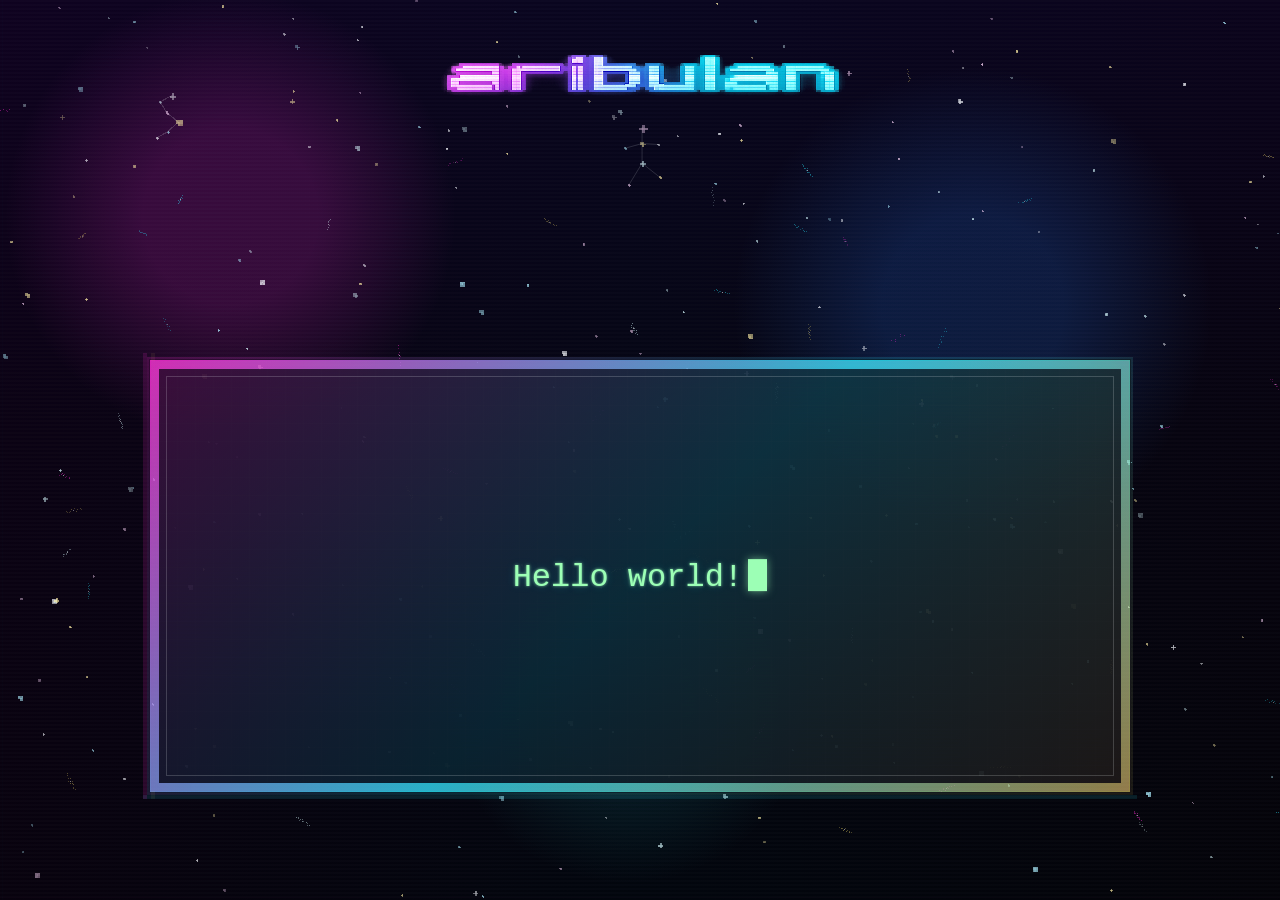
<file: page-template.html>
<!DOCTYPE html>
<html lang="en">
<head>
<meta charset="utf-8">
<meta name="viewport" content="width=device-width, initial-scale=1">
<title>aribulan page template</title>
<style>
:root {
    --space: #03000d;
    --white: #f8fbff;
    --cyan: #28eaff;
    --blue: #247cff;
    --magenta: #ff2bd6;
    --amber: #ffe66d;
}

* {
    box-sizing: border-box;
}

html,
body {
    margin: 0;
    width: 100%;
    min-height: 100%;
    background: var(--space);
    color: var(--white);
}

body {
    min-height: 100vh;
    overflow-x: hidden;
    font-family: "Courier New", Courier, monospace;
    image-rendering: pixelated;
}

.arcade-template {
    position: relative;
    isolation: isolate;
    min-height: 100vh;
    display: flex;
    flex-direction: column;
    align-items: center;
    padding: 0 clamp(18px, 5vw, 72px) clamp(34px, 7vw, 84px);
    background:
        radial-gradient(circle at 18% 24%, rgba(255, 43, 214, 0.18) 0 7%, transparent 18%),
        radial-gradient(circle at 76% 34%, rgba(36, 124, 255, 0.18) 0 8%, transparent 21%),
        radial-gradient(circle at 49% 78%, rgba(40, 234, 255, 0.11) 0 6%, transparent 19%),
        linear-gradient(180deg, #07001a 0%, #03000d 48%, #000007 100%);
}

.arcade-template::before,
.arcade-template::after {
    content: "";
    position: fixed;
    inset: 0;
    pointer-events: none;
}

.arcade-template::before {
    z-index: -3;
    background:
        linear-gradient(rgba(255, 255, 255, 0.028) 50%, transparent 50%) 0 0 / 100% 4px,
        linear-gradient(90deg, rgba(255, 43, 214, 0.055), rgba(40, 234, 255, 0.045), rgba(255, 230, 109, 0.025));
    mix-blend-mode: screen;
    opacity: 0.52;
}

.arcade-template::after {
    z-index: -2;
    background:
        linear-gradient(90deg, transparent 0 2px, rgba(40, 234, 255, 0.05) 2px 3px, transparent 3px 64px),
        linear-gradient(0deg, transparent 0 2px, rgba(255, 43, 214, 0.045) 2px 3px, transparent 3px 64px);
    opacity: 0.3;
    mask-image: radial-gradient(circle at center, transparent 0 22%, black 62%, black 100%);
}

.page-header {
    position: relative;
    width: 100%;
    min-height: clamp(270px, 40vh, 360px);
    flex: 0 0 auto;
}

.space-art {
    position: fixed;
    inset: 0;
    z-index: -1;
    width: 100%;
    height: 100%;
    display: block;
}

.s-star-art {
    position: absolute;
    top: clamp(22px, 4vh, 38px);
    left: clamp(14px, 3.5vw, 42px);
    z-index: 1;
    width: clamp(140px, 14vw, 170px);
    height: clamp(140px, 14vw, 170px);
    display: block;
    color: var(--white);
    text-decoration: none;
    cursor: pointer;
    transition: filter 140ms steps(2);
}

.man-star-art {
    position: absolute;
    top: clamp(74px, 8vh, 100px);
    left: calc(50% - 58px);
    z-index: 1;
    width: clamp(108px, 11vw, 150px);
    height: clamp(156px, 16vw, 210px);
    display: block;
    transform: translateX(-8%);
    pointer-events: auto;
    transition: filter 140ms steps(2);
}

.constellation-hitbox {
    fill: #ffffff;
    opacity: 0.001;
    pointer-events: all;
}

.s-star-art:hover,
.s-star-art:focus-visible,
.man-star-art:hover,
.man-star-art.is-hovered {
    outline: none;
    filter:
        drop-shadow(0 0 2px rgba(255, 255, 255, 0.86))
        drop-shadow(0 0 6px rgba(255, 255, 255, 0.48));
}

.s-star-art:hover .star-pixel,
.s-star-art:focus-visible .star-pixel,
.man-star-art:hover .star-pixel,
.man-star-art.is-hovered .star-pixel {
    opacity: 0.96;
}

.s-star-art:hover .s-constellation-line,
.s-star-art:focus-visible .s-constellation-line,
.man-star-art:hover .man-constellation-line,
.man-star-art.is-hovered .man-constellation-line {
    stroke: rgba(248, 251, 255, 0.34);
}

.galaxy-pixel,
.star-pixel {
    shape-rendering: crispEdges;
}

.s-constellation-line {
    fill: none;
    stroke: rgba(248, 251, 255, 0.16);
    stroke-width: 1;
    stroke-linecap: square;
    stroke-linejoin: bevel;
    shape-rendering: crispEdges;
}

.man-constellation-line {
    fill: none;
    stroke: rgba(248, 251, 255, 0.16);
    stroke-width: 1;
    stroke-linecap: square;
    stroke-linejoin: bevel;
    shape-rendering: crispEdges;
}

.logo-banner {
    position: absolute;
    top: clamp(-42px, -3vh, -18px);
    left: 50%;
    z-index: 1;
    width: min(45vw, 720px);
    max-height: 24vh;
    display: block;
    transform: translateX(-50%);
    color: var(--white);
    text-decoration: none;
    transition: filter 140ms steps(2);
}

.logo-banner:hover,
.logo-banner:focus-visible {
    outline: none;
    filter:
        drop-shadow(0 0 1px rgba(255, 255, 255, 0.48))
        drop-shadow(0 0 4px rgba(255, 255, 255, 0.22));
}

.logo-banner img {
    display: block;
    width: 100%;
    max-height: 24vh;
    pointer-events: none;
}

.page-body {
    position: relative;
    z-index: 2;
    width: min(100%, 980px);
    margin: 0 auto;
    padding: clamp(5px, 0.7vw, 8px);
    background:
        linear-gradient(rgba(248, 251, 255, 0.055), rgba(248, 251, 255, 0.02)) padding-box,
        linear-gradient(135deg, rgba(255, 43, 214, 0.78), rgba(40, 234, 255, 0.76), rgba(255, 230, 109, 0.54)) border-box;
    border: 1px solid transparent;
    box-shadow:
        0 0 0 1px rgba(3, 0, 13, 0.95),
        inset 0 0 28px rgba(255, 43, 214, 0.08);
}

.page-body::before,
.page-body::after {
    content: "";
    position: absolute;
    pointer-events: none;
    shape-rendering: crispEdges;
}

.page-body::before {
    inset: -4px;
    z-index: -1;
    background:
        linear-gradient(135deg, rgba(255, 43, 214, 0.44), rgba(40, 234, 255, 0.38), rgba(255, 230, 109, 0.22));
    clip-path: polygon(
        0 0, 100% 0, 100% 100%, 0 100%,
        0 0,
        4px 4px, 4px calc(100% - 4px), calc(100% - 4px) calc(100% - 4px), calc(100% - 4px) 4px, 4px 4px
    );
    opacity: 0.42;
}

.page-body::after {
    inset: -8px;
    z-index: -2;
    background:
        linear-gradient(90deg, rgba(255, 43, 214, 0.26) 0 4px, transparent 4px 12px),
        linear-gradient(0deg, rgba(40, 234, 255, 0.2) 0 4px, transparent 4px 12px),
        linear-gradient(90deg, transparent 0 8px, rgba(255, 230, 109, 0.12) 8px 12px, transparent 12px 24px);
    opacity: 0.56;
    mask-image:
        linear-gradient(#000, #000),
        linear-gradient(#000, #000);
    mask-size:
        calc(100% - 16px) calc(100% - 16px),
        100% 100%;
    mask-position:
        8px 8px,
        0 0;
    mask-repeat: no-repeat;
    mask-composite: exclude;
}

.content-slot {
    min-height: clamp(320px, 46vh, 560px);
    padding: clamp(18px, 4vw, 42px);
    background:
        linear-gradient(rgba(3, 0, 13, 0.72), rgba(3, 0, 13, 0.82)),
        linear-gradient(90deg, rgba(255, 255, 255, 0.035) 1px, transparent 1px),
        linear-gradient(rgba(255, 255, 255, 0.035) 1px, transparent 1px);
    background-size: auto, 18px 18px, 18px 18px;
    outline: 1px solid rgba(248, 251, 255, 0.18);
    outline-offset: -8px;
    display: grid;
    place-items: center;
}

.terminal-prompt {
    margin: 0;
    color: #9cffb5;
    font-family: "Courier New", Courier, monospace;
    font-size: clamp(1.05rem, 3.3vw, 2rem);
    line-height: 1.2;
    text-shadow:
        0 0 3px rgba(156, 255, 181, 0.7),
        0 0 10px rgba(40, 234, 255, 0.18);
    white-space: nowrap;
}

.terminal-cursor {
    display: inline-block;
    width: 0.62em;
    height: 1em;
    margin-left: 0.14em;
    transform: translateY(0.16em);
    background: #9cffb5;
    box-shadow: 0 0 8px rgba(156, 255, 181, 0.56);
    animation: terminal-blink 1s steps(1, end) infinite;
}

@keyframes terminal-blink {
    0%,
    49% {
        opacity: 1;
    }

    50%,
    100% {
        opacity: 0;
    }
}

@media (max-width: 680px) {
    .arcade-template {
        padding: 0 14px 28px;
    }

    .arcade-template::after {
        background-size: 44px 44px;
        opacity: 0.22;
    }

    .page-header {
        min-height: 260px;
    }

    .logo-banner {
        top: -42px;
        width: min(72vw, 420px);
    }

    .page-body {
        padding: 4px;
    }

    .content-slot {
        min-height: 360px;
        padding: 20px;
        outline-offset: -6px;
    }
}
</style>
</head>
<body>
    <main class="arcade-template" aria-label="Aribulan page template">
        <svg class="space-art" viewBox="0 0 1920 1080" preserveAspectRatio="xMidYMid slice" aria-hidden="true">
            <g id="galaxies"></g>
            <g id="stars"></g>
        </svg>

        <header class="page-header" aria-label="Page header">
            <a class="s-star-art" href="snake.html" aria-label="Open snake game" title="Snake game">
                <svg viewBox="0 0 160 160" preserveAspectRatio="xMidYMid meet" aria-hidden="true">
                    <g id="s-stars"></g>
                </svg>
            </a>
            <a class="logo-banner" href="index.html" aria-label="Back home" title="Back home">
                <img src="assets/aribulan-logo-banner.png" alt="aribulan">
            </a>
            <svg class="man-star-art" viewBox="0 0 150 210" preserveAspectRatio="xMidYMid meet" aria-hidden="true">
                <rect class="constellation-hitbox" width="150" height="210"></rect>
                <g id="man-stars"></g>
            </svg>
        </header>

        <section class="page-body" aria-label="Page content">
            <div class="content-slot" data-template-slot="content">
                <p class="terminal-prompt">Hello world!<span class="terminal-cursor" aria-hidden="true"></span></p>
            </div>
        </section>
    </main>

<script>
(() => {
    const svgNS = "http://www.w3.org/2000/svg";
    const stars = document.getElementById("stars");
    const galaxies = document.getElementById("galaxies");
    const sStars = document.getElementById("s-stars");
    const manStars = document.getElementById("man-stars");
    const manConstellation = document.querySelector(".man-star-art");
    let seed = 1994;
    const rand = () => {
        seed = (seed * 1664525 + 1013904223) >>> 0;
        return seed / 4294967296;
    };

    const pixel = (parent, x, y, size, fill, opacity = 1, className = "star-pixel") => {
        const rect = document.createElementNS(svgNS, "rect");
        rect.setAttribute("x", Math.round(x));
        rect.setAttribute("y", Math.round(y));
        rect.setAttribute("width", size);
        rect.setAttribute("height", size);
        rect.setAttribute("fill", fill);
        rect.setAttribute("opacity", opacity);
        rect.setAttribute("class", className);
        parent.appendChild(rect);
        return rect;
    };

    const starShape = [
        [0, -1], [-1, 0], [0, 0], [1, 0], [0, 1],
        [-1, -1], [1, 1], [1, -1], [-1, 1]
    ];

    const drawStar = (parent, x, y, pixels, size, color, opacity) => {
        starShape.slice(0, pixels).forEach(([dx, dy], index) => {
            const tone = index === 2 ? 1 : 0.72 + rand() * 0.22;
            pixel(parent, x + dx * size, y + dy * size, size, color, opacity * tone);
        });
    };

    const palette = ["#f8fbff", "#d8fbff", "#ffd8fb", "#fff0a6", "#aeefff"];

    for (let i = 0; i < 360; i += 1) {
        const x = rand() * 1920;
        const y = rand() * 1080;
        const size = rand() > 0.84 ? 2 : 1;
        const pixels = 5 + Math.floor(rand() * 5);
        const color = palette[Math.floor(rand() * palette.length)];
        const opacity = 0.34 + rand() * 0.48;
        drawStar(stars, x, y, pixels, size, color, opacity);
    }

    const galaxyColors = ["#ff2bd6", "#28eaff", "#ffe66d", "#d8fbff"];
    const galaxyShape = [
        [-9, 0], [-7, -1], [-6, 0], [-4, 1], [-3, 0],
        [-2, -1], [0, 0], [2, 1], [3, 0], [4, -1],
        [6, 0], [7, 1], [9, 0], [-1, 1], [1, -1]
    ];

    const galaxyScales = [0.72, 0.86, 1, 1.18, 1.34];

    const drawGalaxy = (x, y, color, opacity, angle, scale) => {
        const cos = Math.cos(angle);
        const sin = Math.sin(angle);
        galaxyShape.forEach(([dx, dy], index) => {
            const scaledX = dx * scale;
            const scaledY = dy * scale;
            const rotatedX = Math.round(scaledX * cos - scaledY * sin);
            const rotatedY = Math.round(scaledX * sin + scaledY * cos);
            const fill = index === 6 ? "#f8fbff" : color;
            const tone = index === 6 ? 1 : 0.48 + rand() * 0.36;
            pixel(galaxies, x + rotatedX, y + rotatedY, 1, fill, opacity * tone, "galaxy-pixel");
        });
    };

    for (let i = 0; i < 60; i += 1) {
        const x = 90 + rand() * 1740;
        const y = 80 + rand() * 920;
        const color = galaxyColors[Math.floor(rand() * galaxyColors.length)];
        const angle = rand() * Math.PI;
        const scale = galaxyScales[Math.floor(rand() * galaxyScales.length)];
        drawGalaxy(x, y, color, 0.34 + rand() * 0.26, angle, scale);
    }

    const sStarPoints = [
        [62, 56], [51, 62], [57, 72],
        [68, 81], [58, 90], [48, 96]
    ];

    const sLine = document.createElementNS(svgNS, "polyline");
    sLine.setAttribute("points", sStarPoints.map(([x, y]) => `${x},${y}`).join(" "));
    sLine.setAttribute("class", "s-constellation-line");
    sStars.appendChild(sLine);

    sStarPoints.forEach(([x, y], index) => {
        drawStar(sStars, x, y, 5 + (index % 4), index === 0 || index === 3 ? 2 : 1, palette[index % palette.length], 0.52 + index * 0.035);
    });

    const manStarPoints = {
        head: [76, 53],
        body: [76, 70],
        leftHand: [58, 75],
        rightHand: [93, 71],
        hip: [76, 91],
        leftFoot: [62, 114],
        rightFoot: [95, 106]
    };

    const manLines = [
        ["head", "body"], ["body", "leftHand"], ["body", "rightHand"],
        ["body", "hip"], ["hip", "leftFoot"], ["hip", "rightFoot"]
    ];

    manLines.forEach(([start, end]) => {
        const line = document.createElementNS(svgNS, "line");
        line.setAttribute("x1", manStarPoints[start][0]);
        line.setAttribute("y1", manStarPoints[start][1]);
        line.setAttribute("x2", manStarPoints[end][0]);
        line.setAttribute("y2", manStarPoints[end][1]);
        line.setAttribute("class", "man-constellation-line");
        manStars.appendChild(line);
    });

    Object.values(manStarPoints).forEach(([x, y], index) => {
        const size = index === 0 ? 3 : (index === 1 || index === 4 ? 2 : 1);
        drawStar(manStars, x, y, 5 + (index % 4), size, palette[(index + 2) % palette.length], 0.52 + index * 0.025);
    });

    manConstellation.addEventListener("mouseenter", () => {
        manConstellation.classList.add("is-hovered");
    });

    manConstellation.addEventListener("mouseleave", () => {
        manConstellation.classList.remove("is-hovered");
    });
})();
</script>
</body>
</html>
</file>
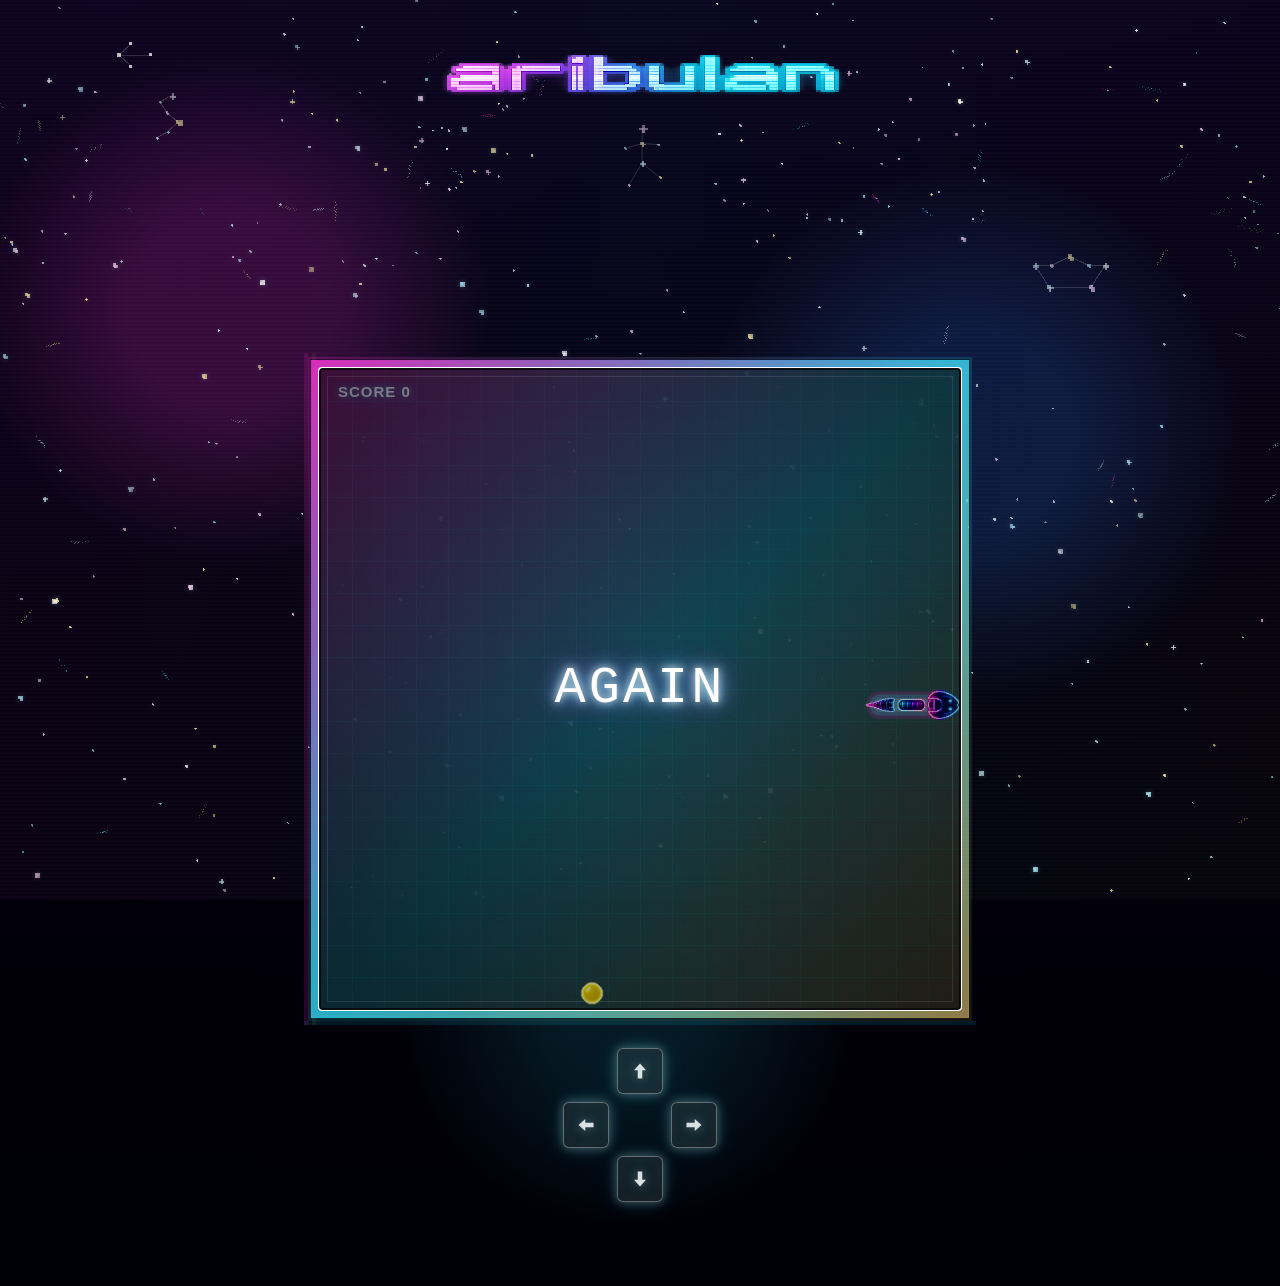
<file: snake.html>
<!DOCTYPE html>
<html lang="en">
<head>
<meta charset="utf-8">
<meta name="viewport" content="width=device-width, initial-scale=1">
<title>Snake | Aribulan</title>
<style>
:root {
    --cyan: #20e7ff;
    --pink: #ff2bd6;
    --yellow: #ffe94a;
    --panel: rgba(0, 0, 0, 0.46);
    --space: #03000d;
    --game-size: 640px;
}
* {
    box-sizing: border-box;
}
html,
body {
    margin: 0;
    width: 100%;
    min-height: 100%;
    background: var(--space);
    color: #f8fbff;
    font-family: "Courier New", Courier, monospace;
    overflow-x: hidden;
}
body {
    min-height: 100vh;
    image-rendering: pixelated;
}
.arcade-template {
    position: relative;
    isolation: isolate;
    min-height: 100vh;
    display: flex;
    flex-direction: column;
    align-items: center;
    padding: 0 clamp(18px, 5vw, 72px) clamp(34px, 7vw, 84px);
    background:
        radial-gradient(circle at 18% 24%, rgba(255, 43, 214, 0.18) 0 7%, transparent 18%),
        radial-gradient(circle at 76% 34%, rgba(36, 124, 255, 0.18) 0 8%, transparent 21%),
        radial-gradient(circle at 49% 78%, rgba(40, 234, 255, 0.11) 0 6%, transparent 19%),
        linear-gradient(180deg, #07001a 0%, var(--space) 48%, #000007 100%);
}
.arcade-template::before,
.arcade-template::after {
    content: "";
    position: fixed;
    inset: 0;
    pointer-events: none;
}
.arcade-template::before {
    z-index: -3;
    background:
        linear-gradient(rgba(255, 255, 255, 0.028) 50%, transparent 50%) 0 0 / 100% 4px,
        linear-gradient(90deg, rgba(255, 43, 214, 0.055), rgba(40, 234, 255, 0.045), rgba(255, 230, 109, 0.025));
    mix-blend-mode: screen;
    opacity: 0.52;
}
.arcade-template::after {
    z-index: -2;
    background:
        linear-gradient(90deg, transparent 0 2px, rgba(40, 234, 255, 0.05) 2px 3px, transparent 3px 64px),
        linear-gradient(0deg, transparent 0 2px, rgba(255, 43, 214, 0.045) 2px 3px, transparent 3px 64px);
    opacity: 0.3;
    mask-image: radial-gradient(circle at center, transparent 0 22%, black 62%, black 100%);
}
.page-header {
    position: relative;
    width: 100%;
    min-height: clamp(270px, 40vh, 360px);
    flex: 0 0 auto;
    overflow: hidden;
}
.space-art {
    position: fixed;
    inset: 0;
    z-index: -1;
    width: 100%;
    height: 100%;
    display: block;
    pointer-events: none;
    filter:
        drop-shadow(0 0 2px rgba(248, 251, 255, 0.28))
        drop-shadow(0 0 4px rgba(40, 234, 255, 0.14));
}
.galaxy-pixel,
.star-pixel {
    shape-rendering: crispEdges;
}
.logo-banner {
    position: absolute;
    top: clamp(-42px, -3vh, -18px);
    left: 50%;
    z-index: 1;
    width: min(45vw, 720px);
    max-height: 24vh;
    display: block;
    transform: translateX(-50%);
    color: #f8fbff;
    text-decoration: none;
    transition: filter 140ms steps(2);
}
.logo-banner:hover,
.logo-banner:focus-visible {
    outline: none;
    filter:
        drop-shadow(0 0 1px rgba(255, 255, 255, 0.48))
        drop-shadow(0 0 4px rgba(255, 255, 255, 0.22));
}
.logo-banner img {
    display: block;
    width: 100%;
    max-height: 24vh;
    pointer-events: none;
}
.home-link {
    position: absolute;
    top: clamp(16px, 4vh, 34px);
    left: clamp(10px, 3.5vw, 42px);
    z-index: 1;
    width: 58px;
    height: 42px;
    display: block;
    color: #f8fbff;
    text-decoration: none;
    transition: filter 140ms steps(2), transform 140ms steps(2);
}
.home-link:hover,
.home-link:focus-visible {
    transform: translateY(-1px);
    outline: none;
    filter:
        drop-shadow(0 0 1px rgba(255, 255, 255, 0.48))
            drop-shadow(0 0 4px rgba(255, 255, 255, 0.22));
}
.home-link svg {
    display: block;
    width: 100%;
    height: 100%;
    overflow: visible;
}
.back-hitbox {
    fill: #fff;
    opacity: 0.001;
    pointer-events: all;
}
.back-constellation-line {
    fill: none;
    stroke: rgba(248, 251, 255, 0.16);
    stroke-width: 1;
    stroke-linecap: square;
    stroke-linejoin: bevel;
    shape-rendering: crispEdges;
}
.back-constellation-star {
    fill: rgba(248, 251, 255, 0.74);
    shape-rendering: crispEdges;
}
.home-link:hover .back-constellation-line,
.home-link:focus-visible .back-constellation-line {
    stroke: rgba(248, 251, 255, 0.34);
}
.home-link:hover .back-constellation-star,
.home-link:focus-visible .back-constellation-star {
    fill: rgba(248, 251, 255, 0.96);
}
.s-star-art {
    position: absolute;
    top: clamp(22px, 4vh, 38px);
    left: clamp(14px, 3.5vw, 42px);
    z-index: 1;
    width: clamp(140px, 14vw, 170px);
    height: clamp(140px, 14vw, 170px);
    display: block;
    color: #f8fbff;
    transition: filter 140ms steps(2);
}
.man-star-art {
    position: absolute;
    top: clamp(74px, 8vh, 100px);
    left: calc(50% - 58px);
    z-index: 1;
    width: clamp(108px, 11vw, 150px);
    height: clamp(156px, 16vw, 210px);
    display: block;
    transform: translateX(-8%);
    pointer-events: auto;
    transition: filter 140ms steps(2);
}
.invader-star-art {
    position: absolute;
    right: clamp(20px, 5vw, 70px);
    bottom: clamp(12px, 4vh, 40px);
    z-index: 1;
    width: clamp(128px, 13vw, 164px);
    height: clamp(96px, 10vw, 122px);
    display: block;
    color: #f8fbff;
    text-decoration: none;
    transition: filter 140ms steps(2);
}
.constellation-hitbox {
    fill: #fff;
    opacity: 0.001;
    pointer-events: all;
}
.s-star-art:hover,
.s-star-art.is-hovered,
.man-star-art:hover,
.man-star-art.is-hovered,
.invader-star-art:hover,
.invader-star-art:focus-visible,
.constellation-glow {
    outline: none;
    filter:
        drop-shadow(0 0 1px rgba(255, 255, 255, 0.48))
            drop-shadow(0 0 4px rgba(255, 255, 255, 0.22));
}
.s-star-art:hover .star-pixel,
.s-star-art.is-hovered .star-pixel,
.man-star-art:hover .star-pixel,
.man-star-art.is-hovered .star-pixel,
.invader-star-art:hover .star-pixel,
.invader-star-art:focus-visible .star-pixel,
.constellation-glow .star-pixel {
    opacity: 0.96;
}
.s-star-art:hover .s-constellation-line,
.s-star-art.is-hovered .s-constellation-line,
.man-star-art:hover .man-constellation-line,
.man-star-art.is-hovered .man-constellation-line,
.invader-star-art:hover .invader-constellation-line,
.invader-star-art:focus-visible .invader-constellation-line,
.constellation-glow .s-constellation-line,
.constellation-glow .man-constellation-line,
.constellation-glow .invader-constellation-line,
.constellation-glow .back-constellation-line {
    stroke: rgba(248, 251, 255, 0.34);
}
.s-constellation-line,
.man-constellation-line,
.invader-constellation-line {
    fill: none;
    stroke: rgba(248, 251, 255, 0.16);
    stroke-width: 1;
    stroke-linecap: square;
    stroke-linejoin: bevel;
    shape-rendering: crispEdges;
}
.constellation-glow .back-constellation-star {
    fill: rgba(248, 251, 255, 0.96);
}
.constellation-glow {
    animation: constellation-pulse 500ms steps(2, end);
}

@keyframes constellation-pulse {
    0%,
    100% {
        filter:
            drop-shadow(0 0 1px rgba(255, 255, 255, 0.48))
            drop-shadow(0 0 4px rgba(255, 255, 255, 0.22));
    }
}
.header-flying-star-field {
    position: absolute;
    z-index: 1;
    inset: 0;
    pointer-events: none;
    overflow: hidden;
}
.header-flying-star {
    position: absolute;
    width: 190px;
    height: 58px;
    overflow: visible;
    opacity: 0;
    animation: header-star-fly 2s steps(26, end) forwards;
}
.header-flying-star .fly-pixel,
.header-flying-star .fly-trail {
    shape-rendering: crispEdges;
}

@keyframes header-star-fly {
    0% {
        opacity: 0.18;
        transform: translate3d(0, 0, 0) scale(var(--star-scale, 1));
    }

    12%,
    78% {
        opacity: 0.9;
    }

    100% {
        opacity: 0;
        transform: translate3d(var(--travel-x, -140px), var(--travel-y, 46px), 0) scale(var(--star-scale, 1));
    }
}
.page-body {
    position: relative;
    z-index: 2;
    width: fit-content;
    margin: 0 auto;
    padding: clamp(5px, 0.7vw, 8px);
    background:
        linear-gradient(rgba(248, 251, 255, 0.055), rgba(248, 251, 255, 0.02)) padding-box,
        linear-gradient(135deg, rgba(255, 43, 214, 0.78), rgba(40, 234, 255, 0.76), rgba(255, 230, 109, 0.54)) border-box;
    border: 1px solid transparent;
    box-shadow:
        0 0 0 1px rgba(3, 0, 13, 0.95),
        inset 0 0 28px rgba(255, 43, 214, 0.08);
}
.page-body::before,
.page-body::after {
    content: "";
    position: absolute;
    pointer-events: none;
    shape-rendering: crispEdges;
}
.page-body::before {
    inset: -4px;
    z-index: -1;
    background:
        linear-gradient(135deg, rgba(255, 43, 214, 0.44), rgba(40, 234, 255, 0.38), rgba(255, 230, 109, 0.22));
    clip-path: polygon(
        0 0, 100% 0, 100% 100%, 0 100%,
        0 0,
        4px 4px, 4px calc(100% - 4px), calc(100% - 4px) calc(100% - 4px), calc(100% - 4px) 4px, 4px 4px
    );
    opacity: 0.42;
}
.page-body::after {
    inset: -8px;
    z-index: -2;
    background:
        linear-gradient(90deg, rgba(255, 43, 214, 0.26) 0 4px, transparent 4px 12px),
        linear-gradient(0deg, rgba(40, 234, 255, 0.2) 0 4px, transparent 4px 12px),
        linear-gradient(90deg, transparent 0 8px, rgba(255, 230, 109, 0.12) 8px 12px, transparent 12px 24px);
    opacity: 0.56;
    mask-image:
        linear-gradient(#000, #000),
        linear-gradient(#000, #000);
    mask-size:
        calc(100% - 16px) calc(100% - 16px),
        100% 100%;
    mask-position:
        8px 8px,
        0 0;
    mask-repeat: no-repeat;
    mask-composite: exclude;
}
.content-slot {
    width: var(--game-size);
    height: var(--game-size);
    min-height: 0;
    padding: 0;
    background:
        linear-gradient(rgba(3, 0, 13, 0.52), rgba(3, 0, 13, 0.62)),
        linear-gradient(90deg, rgba(255, 255, 255, 0.026) 1px, transparent 1px),
        linear-gradient(rgba(255, 255, 255, 0.026) 1px, transparent 1px);
    background-size: auto, 18px 18px, 18px 18px;
    outline: 1px solid rgba(248, 251, 255, 0.18);
    outline-offset: -8px;
    display: grid;
    justify-items: center;
    align-content: center;
    gap: clamp(18px, 3vw, 28px);
}
.game-shell {
    position: relative;
    width: 100%;
    height: 100%;
    aspect-ratio: 1;
    transform: none;
}
canvas {
    display: block;
    width: 100%;
    height: 100%;
    border: 0;
    background: transparent;
    box-shadow: none;
    image-rendering: auto;
}
.overlay {
    position: absolute;
    inset: 0;
    z-index: 2;
    display: grid;
    place-items: center;
    padding: 18px;
    background: radial-gradient(circle, rgba(0, 0, 0, 0.1), rgba(0, 0, 0, 0.42));
    opacity: 0;
    pointer-events: none;
    transition: opacity 160ms ease;
}
.overlay.is-visible {
    opacity: 1;
    pointer-events: auto;
}
.menu {
    display: grid;
    justify-items: center;
}
.status {
    margin: 0;
    color: #fff;
    font-size: clamp(28px, 6vmin, 52px);
    line-height: 1;
    text-transform: uppercase;
    letter-spacing: 3px;
    text-shadow:
        0 0 8px rgba(255, 255, 255, 0.9),
        0 0 18px rgba(32, 231, 255, 0.94),
        0 0 28px rgba(255, 43, 214, 0.8);
}
.controls {
    position: relative;
    z-index: 3;
    margin-top: clamp(18px, 3vw, 30px);
    display: grid;
    grid-template-columns: repeat(3, 46px);
    grid-template-rows: repeat(3, 46px);
    gap: 8px;
}
.control-button {
    width: 46px;
    height: 46px;
    display: inline-flex;
    align-items: center;
    justify-content: center;
    border: 1px solid rgba(248, 251, 255, 0.36);
    border-radius: 6px;
    color: rgba(248, 251, 255, 0.86);
    background: rgba(0, 0, 0, 0.18);
    box-shadow:
        0 0 8px rgba(248, 251, 255, 0.16),
        0 0 16px rgba(32, 231, 255, 0.12),
        inset 0 0 10px rgba(248, 251, 255, 0.06);
    filter:
        drop-shadow(0 0 5px rgba(248, 251, 255, 0.42))
        drop-shadow(0 0 10px rgba(32, 231, 255, 0.28));
    cursor: pointer;
    touch-action: manipulation;
    -webkit-tap-highlight-color: transparent;
}
.control-button:hover,
.control-button:focus-visible {
    color: #fff;
    border-color: rgba(248, 251, 255, 0.66);
    background: rgba(248, 251, 255, 0.08);
    outline: none;
}
.control-button:active {
    transform: scale(0.96);
}
.control-button svg {
    width: 24px;
    height: 24px;
}
.control-button[data-direction="ArrowUp"] {
    grid-column: 2;
    grid-row: 1;
}
.control-button[data-direction="ArrowLeft"] {
    grid-column: 1;
    grid-row: 2;
}
.control-button[data-direction="ArrowRight"] {
    grid-column: 3;
    grid-row: 2;
}
.control-button[data-direction="ArrowDown"] {
    grid-column: 2;
    grid-row: 3;
}
@media (max-width: 620px) {
    .arcade-template {
        padding: 0 14px 28px;
    }
    .arcade-template::after {
        background-size: 44px 44px;
        opacity: 0.22;
    }
    .page-header {
        min-height: 260px;
    }
    .home-link {
        top: 10px;
        left: 10px;
        width: 54px;
        height: 38px;
    }
    .logo-banner {
        top: -42px;
        width: min(72vw, 420px);
    }
    .invader-star-art {
        right: 14px;
        bottom: 20px;
        width: 118px;
        height: 88px;
    }
    .page-body {
        padding: 4px;
    }
    .content-slot {
        width: min(var(--game-size), calc(100vw - 36px));
        height: min(var(--game-size), calc(100vw - 36px));
        min-height: 0;
        padding: 0;
        gap: 16px;
        outline-offset: -6px;
    }
    .game-shell {
        width: 100%;
        height: 100%;
        transform: none;
    }
    .controls {
        grid-template-columns: repeat(3, 42px);
        grid-template-rows: repeat(3, 42px);
        gap: 7px;
    }
    .control-button {
        width: 42px;
        height: 42px;
    }
}
</style>
</head>
<body>
    <main class="arcade-template" aria-label="Snake game">
        <svg class="space-art" viewBox="0 0 1920 1080" preserveAspectRatio="xMidYMid slice" aria-hidden="true">
            <g id="galaxies"></g>
            <g id="stars"></g>
        </svg>
        <svg class="space-art" viewBox="0 0 1920 1080" preserveAspectRatio="xMidYMid slice" aria-hidden="true">
            <g id="foreground-stars"></g>
        </svg>

        <header class="page-header" aria-label="Page header">
            <a class="home-link" href="index.html" aria-label="Back home" title="Back home">
                <svg viewBox="0 0 58 42" aria-hidden="true">
                    <rect class="back-hitbox" width="58" height="42"></rect>
                    <polyline class="back-constellation-line" points="13,21 25,10"></polyline>
                    <polyline class="back-constellation-line" points="13,21 25,32"></polyline>
                    <polyline class="back-constellation-line" points="13,21 45,21"></polyline>
                    <rect class="back-constellation-star" x="11" y="19" width="4" height="4"></rect>
                    <rect class="back-constellation-star" x="23" y="8" width="3" height="3"></rect>
                    <rect class="back-constellation-star" x="23" y="31" width="3" height="3"></rect>
                    <rect class="back-constellation-star" x="43" y="19" width="3" height="3"></rect>
                </svg>
            </a>
            <a class="logo-banner" href="index.html" aria-label="Back home" title="Back home">
                <img src="assets/aribulan-logo-banner.png" alt="aribulan">
            </a>
            <svg class="s-star-art" viewBox="0 0 160 160" preserveAspectRatio="xMidYMid meet" aria-hidden="true">
                <rect class="constellation-hitbox" width="160" height="160"></rect>
                <g id="s-stars"></g>
            </svg>
            <svg class="man-star-art" viewBox="0 0 150 210" preserveAspectRatio="xMidYMid meet" aria-hidden="true">
                <rect class="constellation-hitbox" width="150" height="210"></rect>
                <g id="man-stars"></g>
            </svg>
            <a class="invader-star-art" href="invaders.html" aria-label="Open invaders game" title="Invaders game">
                <svg viewBox="0 0 150 112" preserveAspectRatio="xMidYMid meet" aria-hidden="true">
                    <rect class="constellation-hitbox" width="150" height="112"></rect>
                    <g id="invader-stars"></g>
                </svg>
            </a>
            <div class="header-flying-star-field" aria-hidden="true"></div>
        </header>

        <section class="page-body" aria-label="Snake game area">
            <div class="content-slot">
                <div class="game-shell">
                    <canvas id="game" width="640" height="640" tabindex="0" aria-label="Snake game"></canvas>
                    <div class="overlay" id="overlay">
                        <div class="menu">
                            <p class="status" id="status">Again</p>
                        </div>
                    </div>
                </div>
            </div>
        </section>
        <div class="controls" aria-label="Direction controls">
            <button class="control-button" type="button" data-direction="ArrowUp" aria-label="Move up">
                <svg viewBox="0 0 64 64" aria-hidden="true">
                    <path d="M32 12 16 30h10v22h12V30h10L32 12Z" fill="currentColor"/>
                </svg>
            </button>
            <button class="control-button" type="button" data-direction="ArrowLeft" aria-label="Move left">
                <svg viewBox="0 0 64 64" aria-hidden="true">
                    <path d="M12 32 30 16v10h22v12H30v10L12 32Z" fill="currentColor"/>
                </svg>
            </button>
            <button class="control-button" type="button" data-direction="ArrowRight" aria-label="Move right">
                <svg viewBox="0 0 64 64" aria-hidden="true">
                    <path d="M52 32 34 16v10H12v12h22v10l18-16Z" fill="currentColor"/>
                </svg>
            </button>
            <button class="control-button" type="button" data-direction="ArrowDown" aria-label="Move down">
                <svg viewBox="0 0 64 64" aria-hidden="true">
                    <path d="M32 52 16 34h10V12h12v22h10L32 52Z" fill="currentColor"/>
                </svg>
            </button>
        </div>
    </main>
<script>
(() => {
    const svgNS = "http://www.w3.org/2000/svg";
    const stars = document.getElementById("stars");
    const foregroundStars = document.getElementById("foreground-stars");
    const galaxies = document.getElementById("galaxies");
    const sStars = document.getElementById("s-stars");
    const manStars = document.getElementById("man-stars");
    const invaderStars = document.getElementById("invader-stars");
    const sConstellation = document.querySelector(".s-star-art");
    const manConstellation = document.querySelector(".man-star-art");
    const constellationNodes = Array.from(document.querySelectorAll(".home-link, .s-star-art, .man-star-art, .invader-star-art"));
    const flyingStarField = document.querySelector(".header-flying-star-field");
    const canvas = document.getElementById("game");
    const ctx = canvas.getContext("2d");
    const overlay = document.getElementById("overlay");
    const statusEl = document.getElementById("status");

    const grid = 20;
    const tile = canvas.width / grid;
    const stepMs = 140;
    const directions = {
        ArrowUp: { x: 0, y: -1 },
        ArrowDown: { x: 0, y: 1 },
        ArrowLeft: { x: -1, y: 0 },
        ArrowRight: { x: 1, y: 0 },
        w: { x: 0, y: -1 },
        s: { x: 0, y: 1 },
        a: { x: -1, y: 0 },
        d: { x: 1, y: 0 }
    };
    const assets = {
        head: loadImage("assets/snake-head.png"),
        body: loadImage("assets/snake-body.png"),
        tail: loadImage("assets/snake-tail.png"),
        food: loadImage("assets/food.png"),
        background: loadImage("assets/star-background.png")
    };

    let snake;
    let food;
    let direction;
    let queuedDirection;
    let score;
    let best = Number(localStorage.getItem("aribulanSnakeBest") || 0);
    let running = false;
    let lastTime = 0;
    let accumulator = 0;
    let touchStart = null;

    drawPageBackground();
    spawnFlyingStar();
    setInterval(spawnFlyingStar, 5000);
    start();

    Promise.all(Object.values(assets).map((image) => image.decode().catch(() => {}))).then(draw);

    overlay.addEventListener("click", start);
    window.addEventListener("keydown", onKeyDown);
    canvas.addEventListener("pointerdown", onPointerDown);
    canvas.addEventListener("pointerup", onPointerUp);
    document.querySelectorAll(".control-button").forEach((button) => {
        button.addEventListener("pointerdown", onControlPress);
    });

    requestAnimationFrame(loop);

    function loadImage(src) {
        const image = new Image();
        image.src = src;
        return image;
    }

    function spawnFlyingStar() {
        if (!flyingStarField) return;

        const star = document.createElementNS(svgNS, "svg");
        star.setAttribute("class", "header-flying-star");
        star.setAttribute("viewBox", "0 0 190 58");
        star.setAttribute("aria-hidden", "true");

        const top = 14 + Math.round(Math.random() * 48);
        const left = 28 + Math.round(Math.random() * 56);
        const angle = (-165 + Math.random() * 150) * Math.PI / 180;
        const distance = 92 + Math.round(Math.random() * 68);
        const travelX = Math.round(Math.cos(angle) * distance);
        const travelY = Math.round(Math.sin(angle) * distance);
        const scale = (0.82 + Math.random() * 0.58).toFixed(2);
        const colors = [
            { core: "#f8fbff", trail: "#d8fbff", accent: "#ffd8fb" },
            { core: "#fff0a6", trail: "#ffe66d", accent: "#f8fbff" },
            { core: "#d8fbff", trail: "#28eaff", accent: "#ffd8fb" },
            { core: "#ffd8fb", trail: "#ff2bd6", accent: "#d8fbff" }
        ];
        const color = colors[Math.floor(Math.random() * colors.length)];

        star.style.top = `${top}%`;
        star.style.left = `${left}%`;
        star.style.setProperty("--travel-x", `${travelX}px`);
        star.style.setProperty("--travel-y", `${travelY}px`);
        star.style.setProperty("--star-scale", scale);

        const group = document.createElementNS(svgNS, "g");
        const rotation = Math.atan2(travelY, travelX) * 180 / Math.PI - 180;
        group.setAttribute("transform", `rotate(${rotation} 96 29)`);

        [
            { x: 112, width: 46, opacity: 0.18 },
            { x: 101, width: 30, opacity: 0.3 },
            { x: 91, width: 16, opacity: 0.42 }
        ].forEach(({ x, width, opacity }) => {
            const trail = document.createElementNS(svgNS, "rect");
            trail.setAttribute("class", "fly-trail");
            trail.setAttribute("x", x);
            trail.setAttribute("y", 29);
            trail.setAttribute("width", width);
            trail.setAttribute("height", 2);
            trail.setAttribute("fill", color.trail);
            trail.setAttribute("opacity", opacity);
            group.appendChild(trail);
        });

        [
            [96, 27, color.core, 0.86], [94, 29, color.core, 0.78],
            [96, 29, color.core, 1], [98, 29, color.trail, 0.84],
            [96, 31, color.accent, 0.78], [94, 27, color.trail, 0.46],
            [98, 31, color.trail, 0.44]
        ].forEach(([x, y, fill, opacity]) => {
            const px = document.createElementNS(svgNS, "rect");
            px.setAttribute("class", "fly-pixel");
            px.setAttribute("x", x);
            px.setAttribute("y", y);
            px.setAttribute("width", 2);
            px.setAttribute("height", 2);
            px.setAttribute("fill", fill);
            px.setAttribute("opacity", opacity);
            group.appendChild(px);
        });

        star.appendChild(group);
        flyingStarField.appendChild(star);
        window.setTimeout(() => star.remove(), 2300);
    }

    function drawPageBackground() {
        let seed = 1994;
        const rand = () => {
            seed = (seed * 1664525 + 1013904223) >>> 0;
            return seed / 4294967296;
        };
        const palette = ["#f8fbff", "#d8fbff", "#ffd8fb", "#fff0a6", "#aeefff"];
        const starShape = [
            [0, -1], [-1, 0], [0, 0], [1, 0], [0, 1],
            [-1, -1], [1, 1], [1, -1], [-1, 1]
        ];
        const pixel = (parent, x, y, size, fill, opacity = 1, className = "star-pixel") => {
            const rect = document.createElementNS(svgNS, "rect");
            rect.setAttribute("x", Math.round(x));
            rect.setAttribute("y", Math.round(y));
            rect.setAttribute("width", size);
            rect.setAttribute("height", size);
            rect.setAttribute("fill", fill);
            rect.setAttribute("opacity", opacity);
            rect.setAttribute("class", className);
            parent.appendChild(rect);
        };
        const drawStar = (parent, x, y, pixels, size, color, opacity) => {
            starShape.slice(0, pixels).forEach(([dx, dy], index) => {
                const tone = index === 2 ? 1 : 0.72 + rand() * 0.22;
                pixel(parent, x + dx * size, y + dy * size, size, color, opacity * tone);
            });
        };

        for (let i = 0; i < 360; i += 1) {
            const x = rand() * 1920;
            const y = rand() * 1080;
            const size = rand() > 0.84 ? 2 : 1;
            const pixels = 5 + Math.floor(rand() * 5);
            const color = palette[Math.floor(rand() * palette.length)];
            const opacity = 0.52 + rand() * 0.4;
            drawStar(stars, x, y, pixels, size, color, opacity);
        }

        for (let i = 0; i < 135; i += 1) {
            const x = rand() * 1920;
            const y = rand() * 1080;
            if (y > 320 && y < 860 && x > 90 && x < 1830) continue;
            const size = rand() > 0.86 ? 2 : 1;
            const pixels = 5 + Math.floor(rand() * 5);
            const color = palette[Math.floor(rand() * palette.length)];
            drawStar(foregroundStars, x, y, pixels, size, color, 0.62 + rand() * 0.32);
        }

        [
            [250, 96], [360, 142], [510, 82], [690, 176], [820, 118],
            [1040, 150], [1220, 86], [1390, 182], [1580, 120], [1730, 210],
            [210, 300], [470, 270], [720, 310], [1120, 282], [1460, 300]
        ].forEach(([x, y], index) => {
            drawStar(foregroundStars, x, y, 5 + (index % 4), index % 5 === 0 ? 2 : 1, palette[index % palette.length], 0.72);
        });

        for (let i = 0; i < 96; i += 1) {
            const x = 70 + rand() * 1780;
            const y = 54 + rand() * 280;
            const size = rand() > 0.9 ? 2 : 1;
            const pixels = 5 + Math.floor(rand() * 5);
            const color = palette[Math.floor(rand() * palette.length)];
            drawStar(foregroundStars, x, y, pixels, size, color, 0.48 + rand() * 0.34);
        }

        const galaxyColors = ["#ff2bd6", "#28eaff", "#ffe66d", "#d8fbff"];
        const galaxyShape = [
            [-9, 0], [-7, -1], [-6, 0], [-4, 1], [-3, 0],
            [-2, -1], [0, 0], [2, 1], [3, 0], [4, -1],
            [6, 0], [7, 1], [9, 0], [-1, 1], [1, -1]
        ];

        const galaxyScales = [0.72, 0.86, 1, 1.18, 1.34];

        const drawGalaxy = (x, y, color, opacity, angle, scale) => {
            const cos = Math.cos(angle);
            const sin = Math.sin(angle);
            galaxyShape.forEach(([dx, dy], index) => {
                const scaledX = dx * scale;
                const scaledY = dy * scale;
                const rotatedX = Math.round(scaledX * cos - scaledY * sin);
                const rotatedY = Math.round(scaledX * sin + scaledY * cos);
                const fill = index === 6 ? "#f8fbff" : color;
                const tone = index === 6 ? 1 : 0.48 + rand() * 0.36;
                pixel(galaxies, x + rotatedX, y + rotatedY, 1, fill, opacity * tone, "galaxy-pixel");
            });
        };

        for (let i = 0; i < 60; i += 1) {
            const x = 90 + rand() * 1740;
            const y = 80 + rand() * 920;
            const color = galaxyColors[Math.floor(rand() * galaxyColors.length)];
            const angle = rand() * Math.PI;
            const scale = galaxyScales[Math.floor(rand() * galaxyScales.length)];
            drawGalaxy(x, y, color, 0.34 + rand() * 0.26, angle, scale);
        }

        for (let i = 0; i < 12; i += 1) {
            const x = 110 + rand() * 1700;
            const y = 76 + rand() * 230;
            const color = galaxyColors[Math.floor(rand() * galaxyColors.length)];
            const angle = rand() * Math.PI;
            const scale = galaxyScales[Math.floor(rand() * galaxyScales.length)];
            drawGalaxy(x, y, color, 0.26 + rand() * 0.18, angle, scale);
        }

        for (let i = 0; i < 18; i += 1) {
            const x = 86 + rand() * 1748;
            const y = 42 + rand() * 250;
            const color = galaxyColors[Math.floor(rand() * galaxyColors.length)];
            const angle = rand() * Math.PI;
            const scale = 0.6 + rand() * 1.08;
            drawGalaxy(x, y, color, 0.22 + rand() * 0.2, angle, scale);
        }

        const sStarPoints = [
            [62, 56], [51, 62], [57, 72],
            [68, 81], [58, 90], [48, 96]
        ];

        const sLine = document.createElementNS(svgNS, "polyline");
        sLine.setAttribute("points", sStarPoints.map(([x, y]) => `${x},${y}`).join(" "));
        sLine.setAttribute("class", "s-constellation-line");
        sStars.appendChild(sLine);

        sStarPoints.forEach(([x, y], index) => {
            drawStar(sStars, x, y, 5 + (index % 4), index === 0 || index === 3 ? 2 : 1, palette[index % palette.length], 0.52 + index * 0.035);
        });

        const manStarPoints = {
            head: [76, 53],
            body: [76, 70],
            leftHand: [58, 75],
            rightHand: [93, 71],
            hip: [76, 91],
            leftFoot: [62, 114],
            rightFoot: [95, 106]
        };

        [
            ["head", "body"], ["body", "leftHand"], ["body", "rightHand"],
            ["body", "hip"], ["hip", "leftFoot"], ["hip", "rightFoot"]
        ].forEach(([start, end]) => {
            const line = document.createElementNS(svgNS, "line");
            line.setAttribute("x1", manStarPoints[start][0]);
            line.setAttribute("y1", manStarPoints[start][1]);
            line.setAttribute("x2", manStarPoints[end][0]);
            line.setAttribute("y2", manStarPoints[end][1]);
            line.setAttribute("class", "man-constellation-line");
            manStars.appendChild(line);
        });

        Object.values(manStarPoints).forEach(([x, y], index) => {
            const size = index === 0 ? 3 : (index === 1 || index === 4 ? 2 : 1);
            drawStar(manStars, x, y, 5 + (index % 4), size, palette[(index + 2) % palette.length], 0.52 + index * 0.025);
        });

        const invaderStarPoints = {
            leftSide: [43, 58],
            leftEye: [58, 58],
            center: [75, 50],
            rightEye: [92, 58],
            rightSide: [107, 58],
            leftLeg: [56, 78],
            rightLeg: [94, 78]
        };

        [
            ["leftSide", "leftEye"], ["leftEye", "center"], ["center", "rightEye"], ["rightEye", "rightSide"],
            ["leftSide", "leftLeg"], ["rightSide", "rightLeg"], ["leftLeg", "rightLeg"]
        ].forEach(([start, end]) => {
            const line = document.createElementNS(svgNS, "line");
            line.setAttribute("x1", invaderStarPoints[start][0]);
            line.setAttribute("y1", invaderStarPoints[start][1]);
            line.setAttribute("x2", invaderStarPoints[end][0]);
            line.setAttribute("y2", invaderStarPoints[end][1]);
            line.setAttribute("class", "invader-constellation-line");
            invaderStars.appendChild(line);
        });

        Object.values(invaderStarPoints).forEach(([x, y], index) => {
            const size = [0, 2, 4, 5, 6].includes(index) ? 2 : 1;
            drawStar(invaderStars, x, y, 5 + (index % 4), size, palette[(index + 1) % palette.length], 0.52 + index * 0.022);
        });

        requestAnimationFrame(clearBackgroundUnderConstellations);
    }

    function clearBackgroundUnderConstellations() {
        const zones = constellationNodes.map((node) => {
            const rect = node.getBoundingClientRect();
            return {
                left: rect.left - 2,
                right: rect.right + 2,
                top: rect.top - 2,
                bottom: rect.bottom + 2
            };
        });

        document.querySelectorAll("#stars .star-pixel, #galaxies .galaxy-pixel, #foreground-stars .star-pixel").forEach((pixelNode) => {
            const rect = pixelNode.getBoundingClientRect();
            const overlaps = zones.some((zone) => (
                rect.left < zone.right &&
                rect.right > zone.left &&
                rect.top < zone.bottom &&
                rect.bottom > zone.top
            ));
            if (overlaps) {
                pixelNode.remove();
            }
        });
    }

    window.addEventListener("resize", clearBackgroundUnderConstellations);
    const scheduleConstellationPulse = (node, firstDelay = 900 + Math.random() * 2600) => {
        window.setTimeout(() => {
            node.classList.add("constellation-glow");
            window.setTimeout(() => node.classList.remove("constellation-glow"), 520);
            scheduleConstellationPulse(node, 5500 + Math.random() * 9000);
        }, firstDelay);
    };

    constellationNodes.forEach((node) => scheduleConstellationPulse(node));

    function reset() {
        snake = [
            { x: 6, y: 10 },
            { x: 5, y: 10 },
            { x: 4, y: 10 }
        ];
        direction = { x: 1, y: 0 };
        queuedDirection = { ...direction };
        score = 0;
        food = placeFood();
    }

    function start() {
        reset();
        running = true;
        lastTime = 0;
        accumulator = 0;
        overlay.classList.remove("is-visible");
        canvas.focus();
    }

    function loop(time) {
        if (!lastTime) {
            lastTime = time;
        }
        const delta = time - lastTime;
        lastTime = time;

        if (running) {
            accumulator += delta;
            while (accumulator >= stepMs) {
                tick();
                accumulator -= stepMs;
            }
        }

        draw();
        requestAnimationFrame(loop);
    }

    function tick() {
        if (!isOpposite(direction, queuedDirection)) {
            direction = { ...queuedDirection };
        }

        const head = snake[0];
        const next = { x: head.x + direction.x, y: head.y + direction.y };
        const hitsWall = next.x < 0 || next.x >= grid || next.y < 0 || next.y >= grid;
        const hitsSelf = snake.some((part) => part.x === next.x && part.y === next.y);

        if (hitsWall || hitsSelf) {
            endGame();
            return;
        }

        snake.unshift(next);
        if (next.x === food.x && next.y === food.y) {
            score += 10;
            if (score > best) {
                best = score;
                localStorage.setItem("aribulanSnakeBest", String(best));
            }
            food = placeFood();
        } else {
            snake.pop();
        }
    }

    function endGame() {
        running = false;
        statusEl.textContent = "Again";
        overlay.classList.add("is-visible");
    }

    function draw() {
        ctx.clearRect(0, 0, canvas.width, canvas.height);
        drawBackground();
        drawGridGlow();
        drawScore();
        drawFood();
        drawSnake();
    }

    function drawBackground() {
        ctx.clearRect(0, 0, canvas.width, canvas.height);
    }

    function drawGridGlow() {
        ctx.save();
        ctx.strokeStyle = "rgba(32, 231, 255, 0.055)";
        ctx.lineWidth = 1;
        for (let i = 1; i < grid; i += 1) {
            const p = Math.round(i * tile) + 0.5;
            ctx.beginPath();
            ctx.moveTo(p, 0);
            ctx.lineTo(p, canvas.height);
            ctx.stroke();
            ctx.beginPath();
            ctx.moveTo(0, p);
            ctx.lineTo(canvas.width, p);
            ctx.stroke();
        }
        ctx.restore();
    }

    function drawScore() {
        ctx.save();
        ctx.font = "700 15px Arial, Helvetica, sans-serif";
        ctx.textBaseline = "top";
        ctx.letterSpacing = "1px";
        ctx.fillStyle = "rgba(248, 251, 255, 0.72)";
        ctx.shadowColor = "rgba(32, 231, 255, 0.72)";
        ctx.shadowBlur = 8;
        ctx.fillText(`SCORE ${score}`, 18, 16);
        ctx.restore();
    }

    function drawFood() {
        drawSprite(assets.food, food.x, food.y, 0, 0.88);
    }

    function drawSnake() {
        drawSnakeConnector();
        snake.forEach((part, index) => {
            if (index === 0) {
                drawSprite(assets.head, part.x, part.y, angleFor(direction), 1.18);
                return;
            }

            if (index === snake.length - 1) {
                const beforeTail = snake[index - 1];
                const tailDirection = {
                    x: part.x - beforeTail.x,
                    y: part.y - beforeTail.y
                };
                drawSprite(assets.tail, part.x, part.y, angleFor(tailDirection) - Math.PI, 1.08);
                return;
            }

            const previous = snake[index - 1];
            const bodyDirection = {
                x: previous.x - part.x,
                y: previous.y - part.y
            };
            drawSprite(assets.body, part.x, part.y, angleFor(bodyDirection), 1.04);
        });
    }

    function drawSnakeConnector() {
        if (snake.length < 2) {
            return;
        }

        ctx.save();
        ctx.lineCap = "round";
        ctx.lineJoin = "round";

        [
            { width: tile * 0.86, stroke: "rgba(255, 43, 214, 0.20)" },
            { width: tile * 0.66, stroke: "rgba(32, 231, 255, 0.24)" },
            { width: tile * 0.42, stroke: "rgba(248, 251, 255, 0.16)" }
        ].forEach((layer) => {
            ctx.beginPath();
            snake.forEach((part, index) => {
                const x = part.x * tile + tile / 2;
                const y = part.y * tile + tile / 2;
                if (index === 0) {
                    ctx.moveTo(x, y);
                    return;
                }
                ctx.lineTo(x, y);
            });
            ctx.lineWidth = layer.width;
            ctx.strokeStyle = layer.stroke;
            ctx.stroke();
        });

        ctx.restore();
    }

    function drawSprite(image, x, y, angle, scale) {
        if (!image.complete) {
            return;
        }
        const size = tile * scale;
        const centerX = x * tile + tile / 2;
        const centerY = y * tile + tile / 2;

        ctx.save();
        ctx.translate(centerX, centerY);
        ctx.rotate(angle);
        ctx.drawImage(image, -size / 2, -size / 2, size, size);
        ctx.restore();
    }

    function placeFood() {
        let candidate;
        do {
            candidate = {
                x: Math.floor(Math.random() * grid),
                y: Math.floor(Math.random() * grid)
            };
        } while (snake.some((part) => part.x === candidate.x && part.y === candidate.y));
        return candidate;
    }

    function onKeyDown(event) {
        const next = directions[event.key];
        if (!next) {
            if (event.key === " " || event.key === "Enter") {
                event.preventDefault();
                start();
            }
            return;
        }

        event.preventDefault();
        queueDirection(next);
    }

    function onControlPress(event) {
        event.preventDefault();
        const next = directions[event.currentTarget.dataset.direction];
        if (next) {
            queueDirection(next);
        }
    }

    function queueDirection(next) {
        if (!running) {
            start();
        }
        if (!isOpposite(direction, next)) {
            queuedDirection = { ...next };
        }
    }

    function onPointerDown(event) {
        touchStart = { x: event.clientX, y: event.clientY };
    }

    function onPointerUp(event) {
        if (!touchStart) {
            return;
        }
        const dx = event.clientX - touchStart.x;
        const dy = event.clientY - touchStart.y;
        touchStart = null;

        if (Math.max(Math.abs(dx), Math.abs(dy)) < 20) {
            if (!running) {
                start();
            }
            return;
        }

        const next = Math.abs(dx) > Math.abs(dy)
            ? { x: Math.sign(dx), y: 0 }
            : { x: 0, y: Math.sign(dy) };

        if (!running) {
            start();
        }
        if (!isOpposite(direction, next)) {
            queuedDirection = next;
        }
    }

    function isOpposite(current, next) {
        return current.x + next.x === 0 && current.y + next.y === 0;
    }

    function angleFor(vector) {
        if (vector.x > 0) {
            return 0;
        }
        if (vector.x < 0) {
            return Math.PI;
        }
        if (vector.y > 0) {
            return Math.PI / 2;
        }
        return -Math.PI / 2;
    }
})();
</script>
</body>
</html>
</file>
<file: emr27/style.css>
/* Written by and owned by emr. Copyright (c) 2026 emr. Free to use under the MIT License. */
:root{color-scheme:dark;--ink:#101617;--surface:#151d1e;--line:#354143;--muted:#b0bcbc;--white:#f5f6f1;--mint:#aee7cc;--blue:#3b82f6;--paper:#f5f5f0;--paper-ink:#172526;--paper-muted:#4f6060;--max:1200px;font-family:-apple-system,BlinkMacSystemFont,"Segoe UI",sans-serif;font-synthesis:none;text-rendering:optimizeLegibility;scroll-behavior:smooth;scroll-padding-top:110px}

*{box-sizing:border-box}
body{margin:0;background:var(--ink);color:var(--white);font-size:16px;line-height:1.65}
a{color:inherit;text-decoration-thickness:1px;text-underline-offset:5px}
button,a,summary{-webkit-tap-highlight-color:transparent}
a:focus-visible,summary:focus-visible{outline:3px solid #3b82f6;outline-offset:6px;border-radius:2px}
a:hover{text-decoration-color:currentColor}
img{display:block;max-width:100%;height:auto}
h1,h2,h3,p,figure{margin:0}
h1,h2,h3{line-height:1.1;letter-spacing:-.045em}
h2{font-size:clamp(2.3rem,4.5vw,3.8rem);font-weight:600}
h3{font-size:1.45rem;letter-spacing:-.025em}
p+p{margin-top:1rem}
code{font-size:.92em}
strong{font-weight:600}
.wrap{width:min(var(--max),calc(100% - 80px));margin-inline:auto}
.section{padding-block:110px}
.light{background:var(--paper);color:var(--paper-ink);color-scheme:light}
.eyebrow{font-size:.73rem;font-weight:650;letter-spacing:.13em;text-transform:uppercase;line-height:1.5}
.accent{color:var(--mint)}
.micro{font-size:.8rem;color:var(--muted);margin-top:15px}
.skip-link{position:fixed;top:10px;left:10px;transform:translateY(-150%);z-index:20;background:var(--mint);color:var(--ink);padding:12px 20px}
.skip-link:focus{transform:translateY(0)}

.site-header{position:sticky;top:0;z-index:10;min-height:88px;width:100%;padding:14px max(40px,calc((100vw - var(--max))/2));display:flex;align-items:center;justify-content:space-between;gap:24px;border-bottom:1px solid var(--line);background:var(--ink)}
.brand{display:flex;align-items:center;gap:13px;text-decoration:none;flex-shrink:0;font-size:1.05rem;letter-spacing:-.02em;font-weight:650;line-height:1.2}
.brand img{width:52px;height:52px}
.brand-sub{display:block;color:var(--muted);font-size:.78rem;letter-spacing:.02em;margin-top:4px;font-weight:400}
nav{display:flex;gap:26px;align-items:center}
nav a{font-size:.8rem;text-decoration:none;color:#c5cece;padding-block:9px}
nav a:hover{color:var(--mint)}
.nav-download{font-size:.8rem;text-decoration:none;border:1px solid #71817d;padding:9px 15px;border-radius:4px}
.nav-download:hover{border-color:var(--mint);color:var(--mint)}
.nav-download span{margin-left:14px}

.hero{padding-top:52px}
.hero-topline{display:flex;align-items:center;justify-content:space-between;gap:20px}
.hero-topline .eyebrow{color:var(--mint);display:flex;align-items:center;gap:10px}
.status-dot{width:6px;height:6px;border-radius:50%;background:var(--mint)}
.version-link{font-size:.8rem;text-decoration:none;color:var(--muted)}
.version-link span{margin-left:8px}
.hero-copy{display:grid;grid-template-columns:1.18fr 1fr;gap:72px;align-items:end;margin-top:33px;margin-bottom:52px}
h1{font-size:clamp(2.8rem,5.4vw,4.85rem);font-weight:600;line-height:1.03;letter-spacing:-.065em}
.hero-intro>p:first-child{color:#c6d0d0;font-size:1.04rem;max-width:430px}
.actions{display:flex;align-items:center;gap:25px;flex-wrap:wrap;margin-top:26px}
.button{display:inline-flex;align-items:center;justify-content:space-between;gap:30px;text-decoration:none;border-radius:4px;padding:13px 20px;font-size:.85rem;font-weight:650;line-height:1.5;min-height:48px}
.primary{background:var(--mint);color:#10281f}
.primary:hover{background:#c4f3de}
.text-link{font-size:.85rem;font-weight:550;text-decoration:none;min-height:44px;display:inline-flex;align-items:center;gap:10px}
.text-link:hover{text-decoration:underline}
.hero-art{background:#101617}
.hero-art>a{display:block;border:1px solid var(--line);border-radius:5px;overflow:hidden}
.hero-art img{width:100%}
.hero-art figcaption{display:flex;justify-content:space-between;gap:16px;color:var(--muted);font-size:.73rem;padding-top:10px}
.trust-strip{display:grid;grid-template-columns:repeat(4,1fr);gap:20px;padding:35px 0 45px;font-size:.78rem;color:#c6d0d0}
.trust-strip span span{color:var(--mint);margin-right:8px}

.section-heading{display:grid;grid-template-columns:1fr 1fr;column-gap:90px;align-items:end;margin-bottom:60px}
.section-heading .eyebrow{grid-column:1/-1;margin-bottom:22px;color:var(--muted)}
.light .eyebrow{color:#526963}
.section-intro{max-width:440px;color:var(--muted);font-size:1rem}
.light .section-intro{color:var(--paper-muted)}
.feature-grid{display:grid;grid-template-columns:1fr 1fr;column-gap:90px;row-gap:50px}
.feature{border-top:1px solid #c9d1cb;padding-top:22px}
.feature-number{display:block;font-size:.68rem;letter-spacing:.13em;color:#3e6457;margin-bottom:23px;font-weight:650}
.feature h3{font-size:1.65rem;margin-bottom:17px}
.feature p{color:var(--paper-muted);font-size:.96rem}
.feature-detail{display:block;margin-top:20px;font-size:.76rem;color:#315f4b}
.save-note{display:flex;gap:25px;align-items:start;margin-top:64px;padding:28px 32px;background:#e7ede5;border-left:3px solid #476e58}
.save-note h3{font-size:1.15rem;margin-bottom:9px}
.save-note p{font-size:.87rem;color:#44584c;max-width:820px}
.note-symbol{font-size:2rem;line-height:1;color:#315f4b}
.workflow{display:grid;grid-template-columns:1fr 1fr;gap:90px}
.workflow .section-heading{display:block;margin:0}
.workflow .eyebrow{margin-bottom:24px}
.steps{counter-reset:step;list-style:none;margin:0;padding:0}
.steps li{counter-increment:step;position:relative;padding:0 0 28px 55px}
.steps li:last-child{padding-bottom:0}
.steps li:before{content:"0" counter(step);position:absolute;left:0;top:0;color:var(--mint);font-size:.78rem;line-height:1.8}
.steps h3{font-size:1.1rem;line-height:1.5;letter-spacing:-.01em}
.steps p{color:var(--muted);font-size:.9rem;margin-top:8px;max-width:400px}

.download-section{border-block:1px solid var(--line);background:#192524;padding-block:85px}
.download-layout{display:grid;grid-template-columns:1fr 1fr;gap:90px}
.download-layout .eyebrow{color:var(--mint);margin-bottom:22px}
.download-intro{color:#c6d0d0;max-width:415px;font-size:.95rem;margin-top:24px}
.requirements{border-top:1px solid #50615d;padding-top:24px}
.requirements h3{font-size:1rem;line-height:1.5;letter-spacing:0}
dl{margin:22px 0}
dl>div{display:grid;grid-template-columns:1fr 1.6fr;gap:20px;padding:12px 0;border-bottom:1px solid #3a4d45;font-size:.8rem}
dt{color:#b9c9c2}
dd{margin:0}
.first-launch{font-size:.79rem;color:#b9c9c2}
.first-launch a{display:block;margin-top:10px;color:var(--mint)}

.release{display:grid;grid-template-columns:210px 1fr;gap:45px;border-top:1px solid #c9d1cb;padding:32px 0}
.release-meta>strong{display:block;font-size:1.8rem;font-weight:600;letter-spacing:-.04em;line-height:1.2;margin-top:16px}
.release-meta time{display:block;margin-top:8px;font-size:.78rem;color:var(--paper-muted)}
.badge{display:inline-block;border-radius:3px;padding:4px 8px;background:#d6e8d8;color:#234d32;font-size:.64rem;letter-spacing:.07em;text-transform:uppercase;font-weight:650;line-height:1.6}
.release h3{font-size:1.45rem;margin-bottom:18px}
.release ul,.unreleased ul{margin:0;padding-left:18px;color:var(--paper-muted);font-size:.9rem}
.release li+li,.unreleased li+li{margin-top:9px}
.release+.release .badge{background:#e5e8e1;color:#536158}
.unreleased{display:grid;grid-template-columns:210px 1fr;gap:45px;background:#e9ece6;padding:28px;margin-top:22px}
.unreleased h3{font-size:1.15rem;margin-top:15px}
.outlined{background:transparent;border:1px solid #a7b5a7;color:#3d5143}
.unreleased p{margin-top:15px;font-size:.77rem;color:#465c4a}
.roadmap-row{display:grid;grid-template-columns:215px 1fr 1.3fr;gap:35px;align-items:start;border-top:1px solid var(--line);padding:25px 0}
.roadmap-row .badge{background:transparent;color:#b9d4c6;border:1px solid #5c7468;justify-self:start}
.roadmap-row h3{font-size:1.1rem;letter-spacing:-.02em;line-height:1.5}
.roadmap-row p{font-size:.87rem;color:var(--muted)}
.update-date{font-size:.75rem;color:var(--muted);margin-top:22px}
.faq-layout{display:grid;grid-template-columns:.85fr 1.4fr;gap:90px}
.faq-layout .eyebrow{margin-bottom:24px}
.faq-list{border-top:1px solid #c9d1cb}
details{border-bottom:1px solid #c9d1cb}
summary{cursor:pointer;list-style:none;display:flex;align-items:center;justify-content:space-between;gap:30px;padding:21px 0;font-size:.95rem;font-weight:550;line-height:1.5}
summary::-webkit-details-marker{display:none}
summary:after{content:"+";font-size:1.35rem;color:#426c56;font-weight:400}
details[open] summary:after{content:"−"}
details>div{padding:0 30px 24px 0;color:var(--paper-muted);font-size:.88rem}
.footer{padding-block:45px}
.footer-top{display:flex;align-items:center;justify-content:space-between;gap:30px;border-bottom:1px solid var(--line);padding-bottom:28px}
.footer-bottom{display:grid;grid-template-columns:1fr 1fr;gap:90px;padding-top:24px;font-size:.72rem;color:var(--muted)}

@media(min-width:1600px){h1{font-size:5.1rem}
}

@media(max-width:1000px){.wrap{width:calc(100% - 48px)}
.site-header{padding-inline:24px;gap:15px}
nav{gap:15px}
.hero-copy,.section-heading,.feature-grid,.workflow,.download-layout,.faq-layout{column-gap:42px}
.hero-copy{grid-template-columns:1.1fr 1fr;gap:35px}
.actions{gap:15px}
.trust-strip{grid-template-columns:repeat(2,1fr);gap:12px}
.section{padding-block:80px}
.roadmap-row{grid-template-columns:170px 1fr;gap:15px 30px}
.roadmap-row p{grid-column:2}
.feature h3{font-size:1.45rem}
.release,.unreleased{grid-template-columns:170px 1fr;gap:25px}
}

@media(max-width:720px){:root{scroll-padding-top:130px}
.wrap{width:calc(100% - 40px)}
.site-header{padding:10px 20px;flex-wrap:wrap;gap:6px 14px}
.brand{font-size:.9rem;gap:9px}
.brand img{width:42px;height:42px}
.brand-sub{font-size:.68rem}
nav{order:3;flex-basis:100%;justify-content:space-between;gap:12px}
nav a{font-size:.73rem}
.nav-download{font-size:.74rem;padding:7px 12px}
.nav-download span{margin-left:6px}
.hero{padding-top:30px}
.hero-topline .eyebrow{font-size:.61rem;letter-spacing:.08em}
.version-link{font-size:.72rem}
.hero-copy{grid-template-columns:1fr;gap:24px;margin-top:30px;margin-bottom:32px}
h1{font-size:clamp(2.7rem,9.5vw,4.1rem);line-height:1.07}
.hero-intro>p:first-child{font-size:.96rem;max-width:520px}
.actions{gap:20px;margin-top:22px}
.hero-art{margin-inline:-20px}
.hero-art>a{border-radius:0;border-inline:0}
.hero-art figcaption{padding-inline:20px;font-size:.63rem}
.hero-art figcaption span:last-child{display:none}
.trust-strip{padding:26px 0 30px;gap:10px;font-size:.67rem}
.trust-strip span span{margin-right:4px}
.section{padding-block:60px}
.section-heading{display:block;margin-bottom:35px}
.section-heading .eyebrow{margin-bottom:18px}
.section-intro{margin-top:23px;font-size:.95rem}
.feature-grid{grid-template-columns:1fr;gap:30px}
.feature{padding-top:18px}
.feature-number{margin-bottom:16px}
.feature h3{font-size:1.5rem}
.feature p{font-size:.91rem}
.feature-detail{margin-top:14px}
.save-note{padding:23px 20px;gap:16px;margin-top:38px}
.save-note p{font-size:.81rem}
.workflow,.download-layout,.faq-layout{grid-template-columns:1fr;gap:35px}
.steps li{padding-left:44px}
.download-section{padding-block:60px}
.download-intro{font-size:.93rem}
.requirements{padding-top:22px}
dl>div{font-size:.77rem;gap:12px;grid-template-columns:1fr 1.5fr}
.release{grid-template-columns:1fr;gap:20px;padding:26px 0}
.release-meta{display:flex;align-items:center;flex-wrap:wrap;gap:12px}
.release-meta>strong{font-size:1.4rem;margin-top:0;order:-1}
.release-meta time{margin-top:0;flex-basis:100%}
.release h3{font-size:1.3rem}
.release ul{font-size:.86rem}
.unreleased{grid-template-columns:1fr;gap:20px;padding:22px}
.roadmap-row{grid-template-columns:1fr;gap:13px;padding:24px 0}
.roadmap-row p{grid-column:auto}
.roadmap-row h3{font-size:1.15rem}
.faq-layout h2 br{display:none}
summary{font-size:.88rem;padding-block:20px}
.footer-top{gap:15px}
.footer-top>.text-link{font-size:.75rem}
.footer-bottom{grid-template-columns:1fr;gap:20px}
.footer-bottom p+p{margin-top:0}
.footer{padding-block:30px}
}

@media(prefers-reduced-motion:reduce){:root{scroll-behavior:auto}
}
</file>
<file: numberfall/style.css>
@font-face{font-family:system;src:local("Arial");font-display:swap}
:root{color-scheme:light;--paper:#f2f1e9;--ink:#173d36;--muted:#6e7f75;--line:#d9ded2;--lime:#d9ef7b;--orange:#ed7851;--green:#245d4b;--serif:Georgia,'Times New Roman',serif;--sans:system-ui,-apple-system,BlinkMacSystemFont,'Segoe UI',sans-serif}
*{box-sizing:border-box}body{margin:0;background:var(--paper);color:var(--ink);font-family:var(--sans);font-size:14px}button,a{-webkit-tap-highlight-color:transparent}button{font:inherit;color:inherit;cursor:pointer}button:disabled{cursor:default}button:focus-visible,a:focus-visible,input:focus-visible{outline:3px solid #d16a41;outline-offset:4px}button{touch-action:manipulation}a{color:inherit}.layout{min-height:100svh;max-width:1500px;margin:auto;display:grid;grid-template-columns:minmax(220px,1fr) minmax(330px,480px) minmax(190px,.8fr);gap:clamp(28px,4vw,74px);padding:38px clamp(24px,4vw,68px);align-items:center}.intro{height:min(860px,calc(100svh - 76px));display:flex;flex-direction:column}.brand{text-decoration:none;display:flex;align-items:center;gap:20px}.brand b{font-size:36px;letter-spacing:-3px;font-weight:850}.brand b span{font-size:20px;vertical-align:top;margin-left:5px;letter-spacing:0}.brand>span{font-size:9px;letter-spacing:2px;border-left:1px solid #bcc7b9;padding-left:18px}.intro-main{margin:auto 0}.eyebrow{font-size:9px;font-weight:700;letter-spacing:1.7px}h1{font-family:var(--serif);font-weight:400;font-size:clamp(54px,5.8vw,83px);line-height:.96;letter-spacing:-5px;margin:25px 0 30px}h1 span{display:block;color:#7c9567}.lede{font-size:18px;line-height:1.65;font-weight:350}.promise{margin-top:40px;font-size:11px;display:flex;align-items:center;gap:9px}.promise i{width:6px;height:6px;background:#7c9567;border-radius:50%}footer{font-size:11px;line-height:1.8}footer span{color:var(--muted);font-size:9px}.game{border:1px solid #cbd3c4;border-radius:24px;padding:10px;background:#fbfcf5;box-shadow:0 18px 55px #243c3410;overflow:hidden;width:100%;max-height:1000px}.game-header{height:55px;display:flex;justify-content:space-between;align-items:center;padding:0 14px 7px;gap:10px}.chapter{display:flex;flex-direction:column;gap:5px}.chapter>span{font-size:8px;letter-spacing:1.8px;color:var(--muted);font-weight:700}.chapter strong{font-size:12px;font-weight:600}.header-actions{display:flex;gap:7px}.icon-btn{border:1px solid #dce2d4;border-radius:50%;width:33px;height:33px;background:transparent;font-size:16px}.icon-btn:disabled{opacity:.4}.icon-btn[aria-pressed=true]{background:var(--lime)}.mobile-brand{display:none}.playfield{position:relative;aspect-ratio:420/535;border-radius:15px;overflow:hidden;isolation:isolate;background:#cddab4;touch-action:none}canvas{width:100%;height:100%;display:block}.hud{position:absolute;top:20px;left:22px;right:22px;display:flex;justify-content:space-between;align-items:start;pointer-events:none}.hud>div>span{font-size:8px;font-weight:750;letter-spacing:1.4px}.hud strong{display:block;font-size:38px;letter-spacing:-2px;line-height:1.25;font-variant-numeric:tabular-nums}.journey{width:43%;text-align:right;padding-top:2px}.journey>span{font-size:7px!important;letter-spacing:1px!important}.progress{height:3px;background:#173d3620;margin:10px 0 7px;border-radius:5px;overflow:hidden}.progress i{display:block;height:100%;width:0;background:var(--ink);transition:width .3s}.journey small{font-size:8px;color:#466147}.screen{position:absolute;inset:0;display:flex;align-items:center;justify-content:center;background:#cbd8b144;z-index:3;padding:20px;backdrop-filter:blur(2px)}.screen[hidden]{display:none}.screen-card{width:100%;max-width:320px;border:1px solid #ffffffa0;background:#fbfcf4ed;border-radius:17px;padding:27px 24px;box-shadow:0 15px 45px #23452e15;text-align:center;max-height:100%;overflow-y:auto;overscroll-behavior:contain}.screen-card .eyebrow{font-size:8px;color:var(--muted);margin:0 0 15px}.screen-card h2{font:400 40px/.99 var(--serif);letter-spacing:-1.8px;margin:14px 0}.screen-card p{font-size:11px;line-height:1.7;color:#5c7165}.sigil{width:48px;height:48px;display:grid;place-items:center;border:1px solid #abbc94;transform:rotate(45deg);margin:6px auto 25px;border-radius:10px;background:#dfeaaf}.sigil span{transform:rotate(-45deg);font-size:26px}.primary,.secondary{border:0;border-radius:9px;min-height:45px;padding:10px 16px;width:100%;font-size:12px;font-weight:650}.primary{background:var(--ink);color:#f4f6e9;margin-top:13px}.primary:hover{background:#285c4f}.primary span{float:right}.secondary{background:#e7ecdc;margin-top:8px}.text-btn{border:0;background:transparent;font-size:10px;text-decoration:underline;text-underline-offset:4px;padding:10px 0;min-height:36px}.mode-tabs{display:flex;background:#e9eddf;border-radius:8px;padding:3px;gap:2px;margin:19px 0 13px}.mode-tabs button{border:0;background:transparent;padding:9px 2px;flex:1;font-size:10px;border-radius:6px}.mode-tabs button.active{background:#fbfcf6;box-shadow:0 1px 4px #173d3610;font-weight:700}.setting{display:flex;align-items:center;justify-content:space-between;gap:8px;font-size:10px;min-height:37px;border-bottom:1px solid #d9dfd0}.setting select{background:#eef1e6;color:var(--ink);border:1px solid #cdd5c3;border-radius:5px;font:inherit;padding:6px;max-width:150px}.setting input{accent-color:var(--ink);width:17px;height:17px}.mode-note{min-height:34px}.lane-hint{position:absolute;bottom:15px;left:0;right:0;text-align:center;font-size:7px;letter-spacing:2px;color:#f5f7e9;pointer-events:none}.controls{padding:14px 8px 0}.decision-head{display:flex;justify-content:space-between;font-size:7px;letter-spacing:1.4px;font-weight:650;margin:0 2px 10px}.decision-head span:last-child{color:var(--muted)}.choices{display:flex;gap:10px}.choice{position:relative;flex:1;display:flex;align-items:flex-start;flex-direction:column;border:1px solid #cdd6bb;border-radius:10px;padding:11px 15px 10px;background:#eaf1d9;min-height:96px;transition:background .15s,transform .15s;overflow:hidden}.choice span{font-size:7px;font-weight:700;letter-spacing:1.1px}.choice small{font-size:7px;opacity:.45;margin-left:5px}.choice strong{font-size:31px;font-weight:550;letter-spacing:-1.5px;line-height:1.45;font-variant-numeric:tabular-nums}.choice em{font-style:normal;font-size:7px;letter-spacing:1px;color:#4f6b54}.choice.right{background:#e0eacc}.choice.selected{background:var(--ink);border-color:var(--ink);color:#fbfcf1;transform:translateY(-2px)}.choice.selected em{color:#d9ef7b}.choice.danger:not(.selected){background:#f6e1d6;border-color:#e9c1aa}.choice.danger em{color:#914b32}.choice.selected:after{content:'✓';position:absolute;right:13px;top:35px;font-size:20px;color:var(--lime)}.choice:disabled{opacity:.65}.control-hint{font-size:8px;text-align:center;color:var(--muted);margin:12px 0 5px;line-height:1.5}.notes{display:flex;flex-direction:column;align-self:stretch;justify-content:center;padding-top:80px}.edition{display:flex;align-items:center;gap:13px;margin-bottom:65px;font-size:9px;line-height:1.7;letter-spacing:2px}.sun{font-size:49px;line-height:1;font-weight:400;color:#8ba178}.how ol{list-style:none;counter-reset:how;padding:0;margin:22px 0}.how li{position:relative;counter-increment:how;padding-left:32px;margin:0 0 26px}.how li:before{content:'0' counter(how);position:absolute;left:0;top:2px;font-size:8px;color:#879782}.how b{display:block;font-size:12px;font-weight:600;margin-bottom:7px}.how li span{display:block;font-size:10px;line-height:1.7;color:var(--muted);max-width:170px}.small-note{border-top:1px solid var(--line);padding-top:20px;margin-top:19px;display:flex;align-items:center;gap:22px}.small-note>span{font:44px var(--serif);color:#8a9d7e}.small-note p{font-size:10px;line-height:1.8;color:var(--muted)}.notes>.text-btn{align-self:flex-start;margin-top:26px}.toast{position:absolute;left:0;right:0;top:45%;text-align:center;font-size:24px;font-weight:750;color:white;text-shadow:0 2px 12px #173d3680;pointer-events:none;opacity:0;transition:opacity .2s;z-index:2}.toast.show{opacity:1}.toast.loss{color:#ffd4ac}.stats{display:flex;gap:10px;justify-content:center;margin:20px 0}.stats div{flex:1;background:#e9eddf;border-radius:7px;padding:10px 4px;font-size:8px;color:var(--muted)}.stats strong{display:block;font-size:22px;color:var(--ink);margin-bottom:3px}.stars{letter-spacing:7px;color:#8ca24d;font-size:23px;margin:12px 0}.review{font-size:10px;text-align:left;padding:0;list-style:none;max-height:130px;overflow:auto}.review li{display:flex;justify-content:space-between;gap:8px;border-bottom:1px solid #dbe1d1;padding:7px 0}.review li span{color:var(--muted)}.review li b{font-weight:600}.sr-only{position:absolute;width:1px;height:1px;padding:0;margin:-1px;overflow:hidden;clip:rect(0,0,0,0);white-space:nowrap;border:0}.no-script{position:fixed;top:0;left:0;right:0;background:white;padding:20px;z-index:10}.help-copy{text-align:left}.help-copy b{color:var(--ink)}.help-copy p{font-size:10px}.record{font-size:9px!important;color:#798e67!important}.reset{color:#9b5039}.offline-badge{font-size:8px;color:var(--muted)}
canvas{position:absolute;inset:0}
@media(min-width:681px) and (min-height:501px){.playfield{aspect-ratio:auto;height:clamp(330px,calc(100svh - 315px),590px)}}
@media(min-width:681px) and (max-height:850px){.screen-card{padding:18px 22px}.screen-card .sigil{display:none}.screen-card h2{font-size:32px;margin:10px 0}.screen-card .eyebrow{margin-bottom:8px}.screen-card .mode-tabs{margin:12px 0}.screen-card .mode-note{min-height:27px;margin:8px 0}.screen-card .primary{margin-top:10px}.edition{margin-bottom:38px}.notes{padding-top:30px}}
@media(min-width:1500px){.layout{gap:90px}}
@media(max-width:1050px){.layout{grid-template-columns:minmax(190px,1fr) minmax(330px,450px);max-width:950px;padding:25px 35px;gap:40px}.notes{display:none}.intro{height:min(800px,calc(100svh - 50px))}}
@media(max-width:680px){html,body{background:#f8faf0}.layout{display:block;padding:0;min-height:100svh}.intro,.notes{display:none}.game{border:0;border-radius:0;padding:0 10px calc(7px + env(safe-area-inset-bottom));box-shadow:none;min-height:100svh;max-height:none;max-width:520px;margin:auto;background:#f8faf0;display:flex;flex-direction:column}.game-header{height:64px;padding:calc(4px + env(safe-area-inset-top)) 8px 6px;min-height:64px;flex-shrink:0}.mobile-brand{display:block;text-decoration:none;font-weight:800;font-size:15px;letter-spacing:-.6px}.mobile-brand span{font-weight:400;color:#a4b299}.chapter{margin-left:auto;margin-right:7px;text-align:right}.chapter>span{font-size:6px;letter-spacing:1px}.chapter strong{font-size:9px}.header-actions{gap:5px}.icon-btn{width:31px;height:31px}.playfield{aspect-ratio:auto;flex:1;min-height:330px;height:calc(100svh - 220px - env(safe-area-inset-top) - env(safe-area-inset-bottom));max-height:740px;border-radius:13px}.hud{top:18px;left:20px;right:20px}.hud strong{font-size:34px}.controls{padding:12px 2px 0;flex-shrink:0}.choice{min-height:88px;padding:10px 16px}.choice strong{font-size:29px}.control-hint{margin-top:9px;font-size:8px}.screen-card{padding:23px 21px;max-width:310px}.screen-card h2{font-size:37px}.screen-card .mode-tabs{margin-top:15px}.sigil{width:40px;height:40px;margin-bottom:21px}.screen-card p{font-size:10px}.primary,.secondary{min-height:44px}.lane-hint{bottom:12px}.choice small{display:none}}
@media(max-height:740px) and (max-width:680px){.screen-card{padding:15px 20px}.screen-card h2{font-size:31px;margin:10px 0}.sigil{display:none}.mode-tabs{margin:10px 0!important}.screen-card .eyebrow{margin-bottom:8px}.mode-note{min-height:26px}.hud{top:12px}.hud strong{font-size:28px}.playfield{min-height:280px}.stats{margin:10px 0}}
@media(max-height:500px) and (orientation:landscape){.layout{display:block;padding:0}.intro,.notes{display:none}.game{max-width:850px;margin:auto;border-radius:0;display:grid;grid-template-columns:1fr 230px;grid-template-rows:50px 1fr;height:100svh;padding:5px 12px;min-height:0}.game-header{grid-column:1/3;height:45px;min-height:0;padding:0 5px}.mobile-brand{display:block;text-decoration:none}.chapter{margin-left:auto;margin-right:10px}.playfield{height:100%;min-height:0;aspect-ratio:auto;grid-column:1;grid-row:2}.controls{grid-column:2;grid-row:2;align-self:center;padding-left:15px}.choices{flex-direction:column}.choice{min-height:80px}.screen-card{max-width:380px;padding:12px 20px}.screen-card .sigil,.screen-card .mode-note{display:none}.screen-card h2{font-size:28px;margin:7px 0}.screen-card .mode-tabs{margin:8px 0}.primary,.secondary{min-height:35px;margin-top:5px}.screen-card p{margin:6px 0}.screen-card .setting{min-height:30px}.screen-card .stats{margin:8px 0}.screen-card .eyebrow{margin-bottom:7px}.hud{top:12px}.hud strong{font-size:28px}}
@media(max-width:680px){.mobile-brand{white-space:nowrap}.icon-btn{width:40px;height:40px}.chapter strong{max-width:110px;overflow:hidden;text-overflow:ellipsis;white-space:nowrap}.mode-tabs button{min-height:36px}}
@media(max-width:360px){.mobile-brand{font-size:12px}.chapter strong{max-width:76px}.game-header{gap:5px}.chapter{margin-right:0}}
@media(max-width:680px) and (max-height:640px){.screen-card:has(#start) h2{display:none}.screen-card:has(#start){padding:14px 18px}.screen-card:has(#start) .mode-note{min-height:0;margin:6px 0}.screen-card:has(#start) .setting{min-height:33px}.screen-card:has(#start) .text-btn{min-height:30px;padding:7px 0}}
@media(prefers-reduced-motion:reduce){*,*:before,*:after{transition:none!important;scroll-behavior:auto!important}}
</file>
